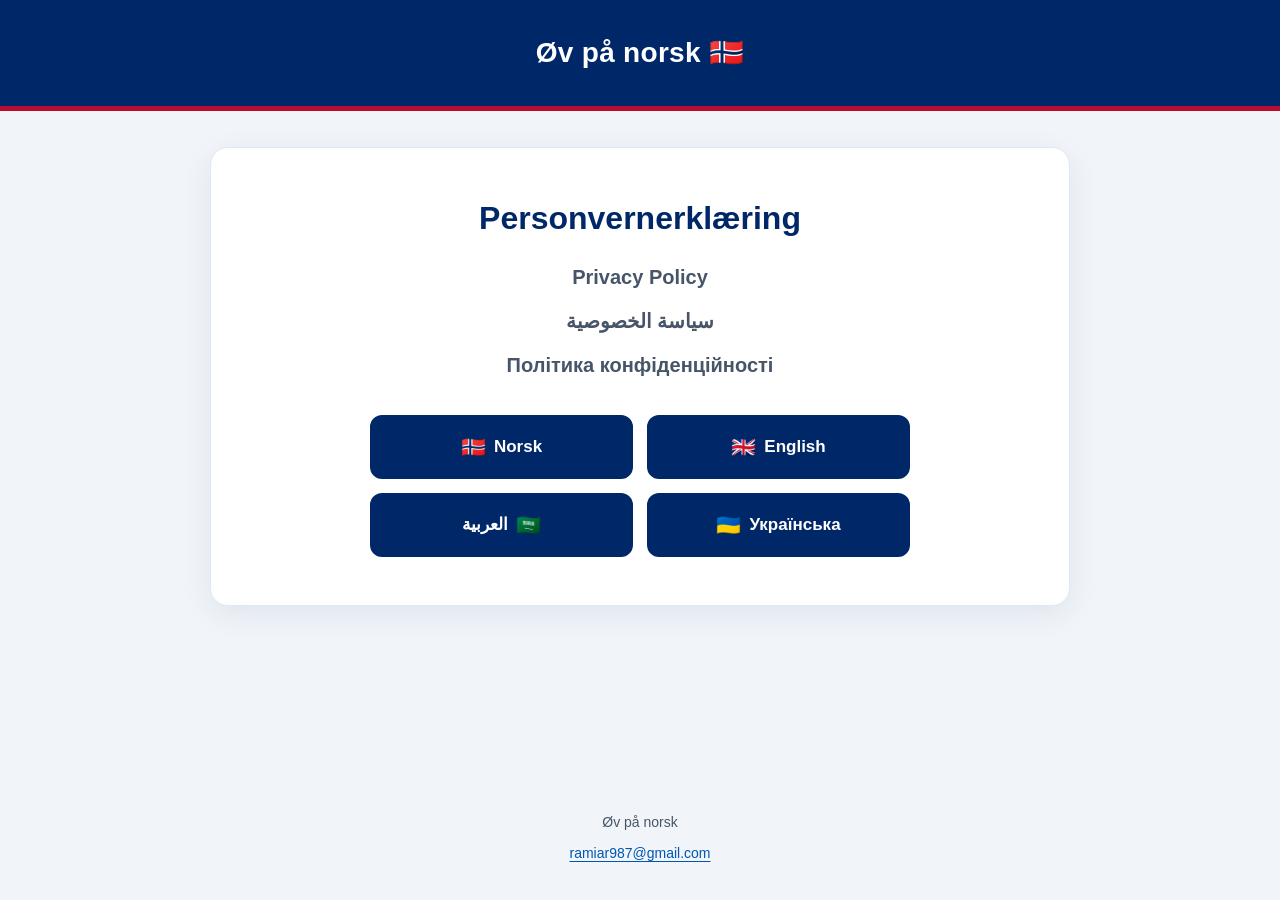
<file: index.html>
<!DOCTYPE html>
<html lang="no" dir="ltr">
<head>
  <meta charset="UTF-8">

  <meta
    name="viewport"
    content="width=device-width, initial-scale=1.0"
  >

  <meta name="robots" content="noindex, nofollow">

  <title>Personvern | Privacy – Øv på norsk</title>

  <link rel="stylesheet" href="style.css">
</head>

<body>
  <header class="site-header">
    <div class="brand">
      Øv på norsk 🇳🇴
    </div>
  </header>

  <main class="container">
    <div class="privacy-document language-start">
      <h1>Personvernerklæring</h1>

      <p lang="en">Privacy Policy</p>

      <p lang="ar" dir="rtl">سياسة الخصوصية</p>

      <p lang="uk">Політика конфіденційності</p>

      <nav
        class="language-menu"
        aria-label="Velg språk / Choose language"
      >

        <a
          href="no.html"
          lang="no"
          dir="ltr"
          class="language-link"

        >
          <span aria-hidden="true">🇳🇴</span>
          Norsk
        </a>


        <a
          href="en.html"
          lang="en"
          dir="ltr"
          class="language-link"

        >
          <span aria-hidden="true">🇬🇧</span>
          English
        </a>


        <a
          href="ar.html"
          lang="ar"
          dir="rtl"
          class="language-link"

        >
          <span aria-hidden="true">🇸🇦</span>
          العربية
        </a>


        <a
          href="uk.html"
          lang="uk"
          dir="ltr"
          class="language-link"

        >
          <span aria-hidden="true">🇺🇦</span>
          Українська
        </a>

      </nav>
    </div>
  </main>

  <footer class="site-footer">
    <p>Øv på norsk</p>

    <a href="mailto:ramiar987@gmail.com">
      ramiar987@gmail.com
    </a>
  </footer>
</body>
</html>
</file>
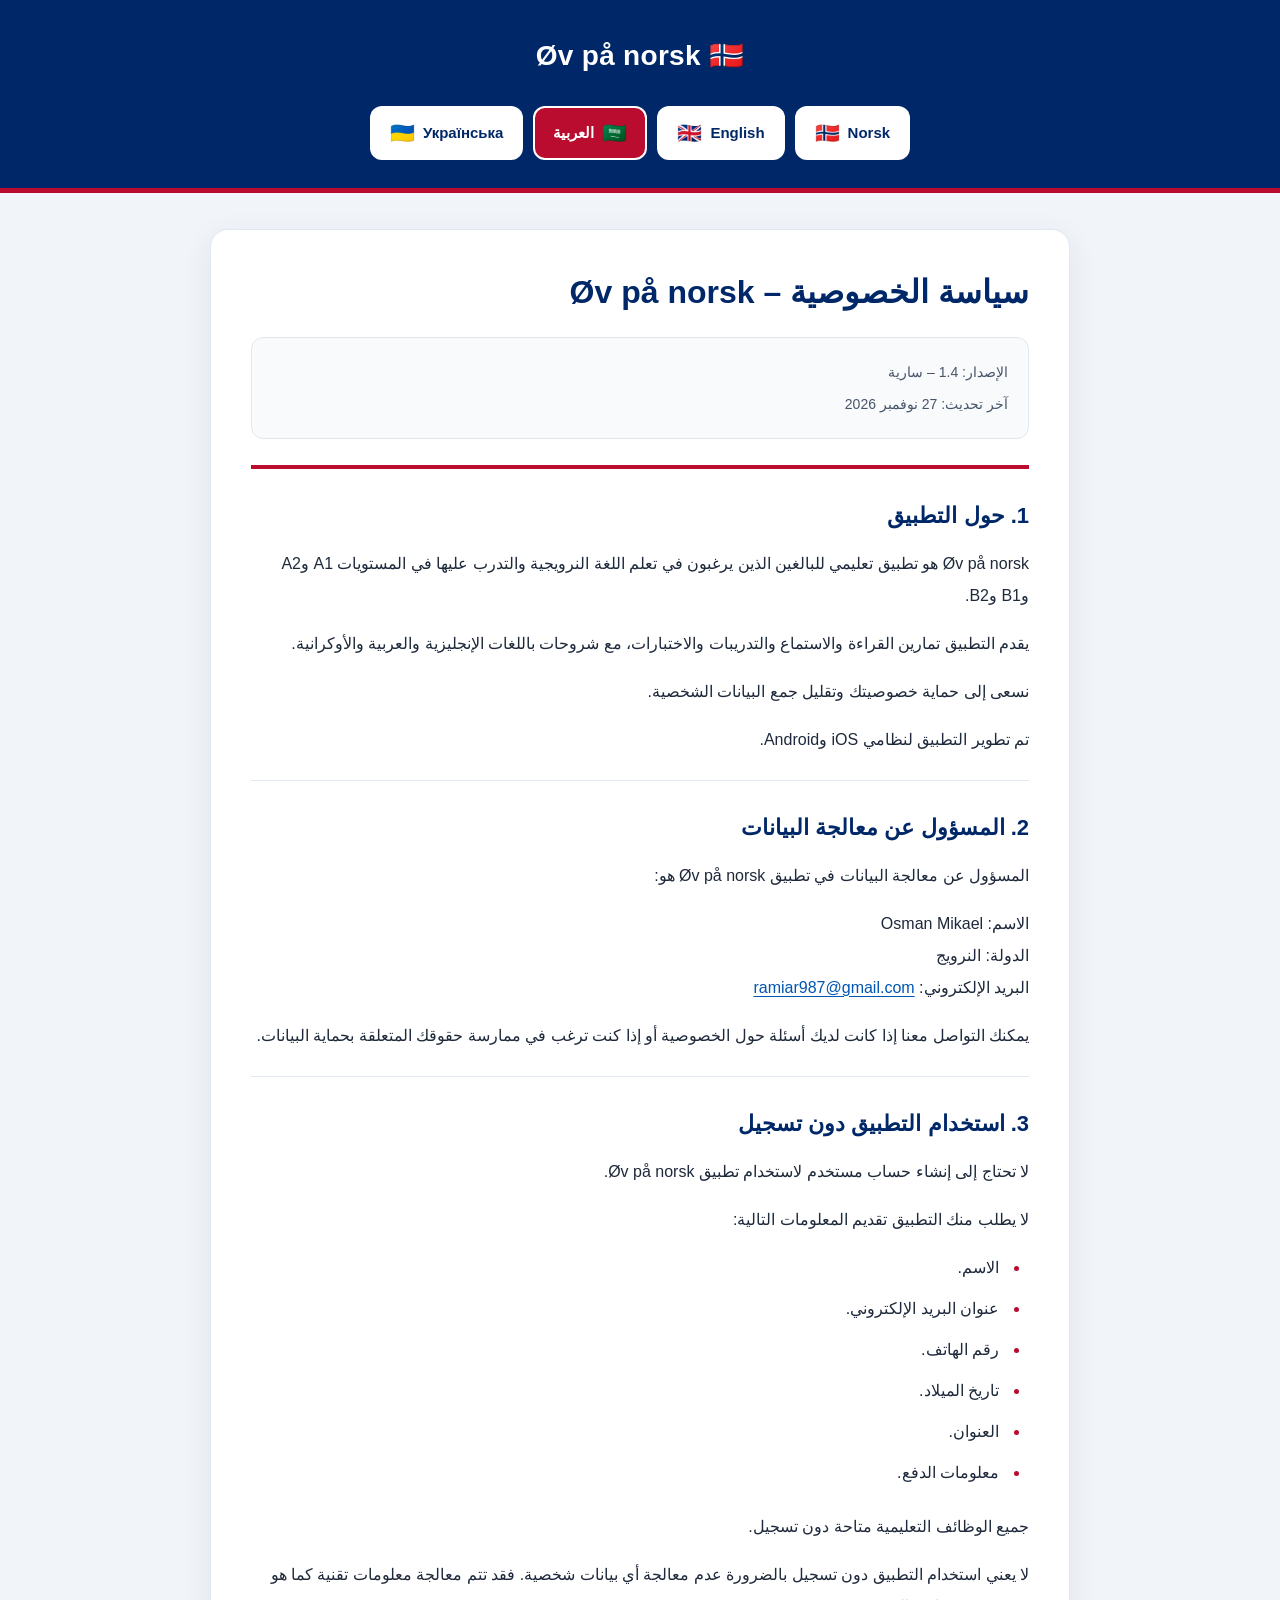
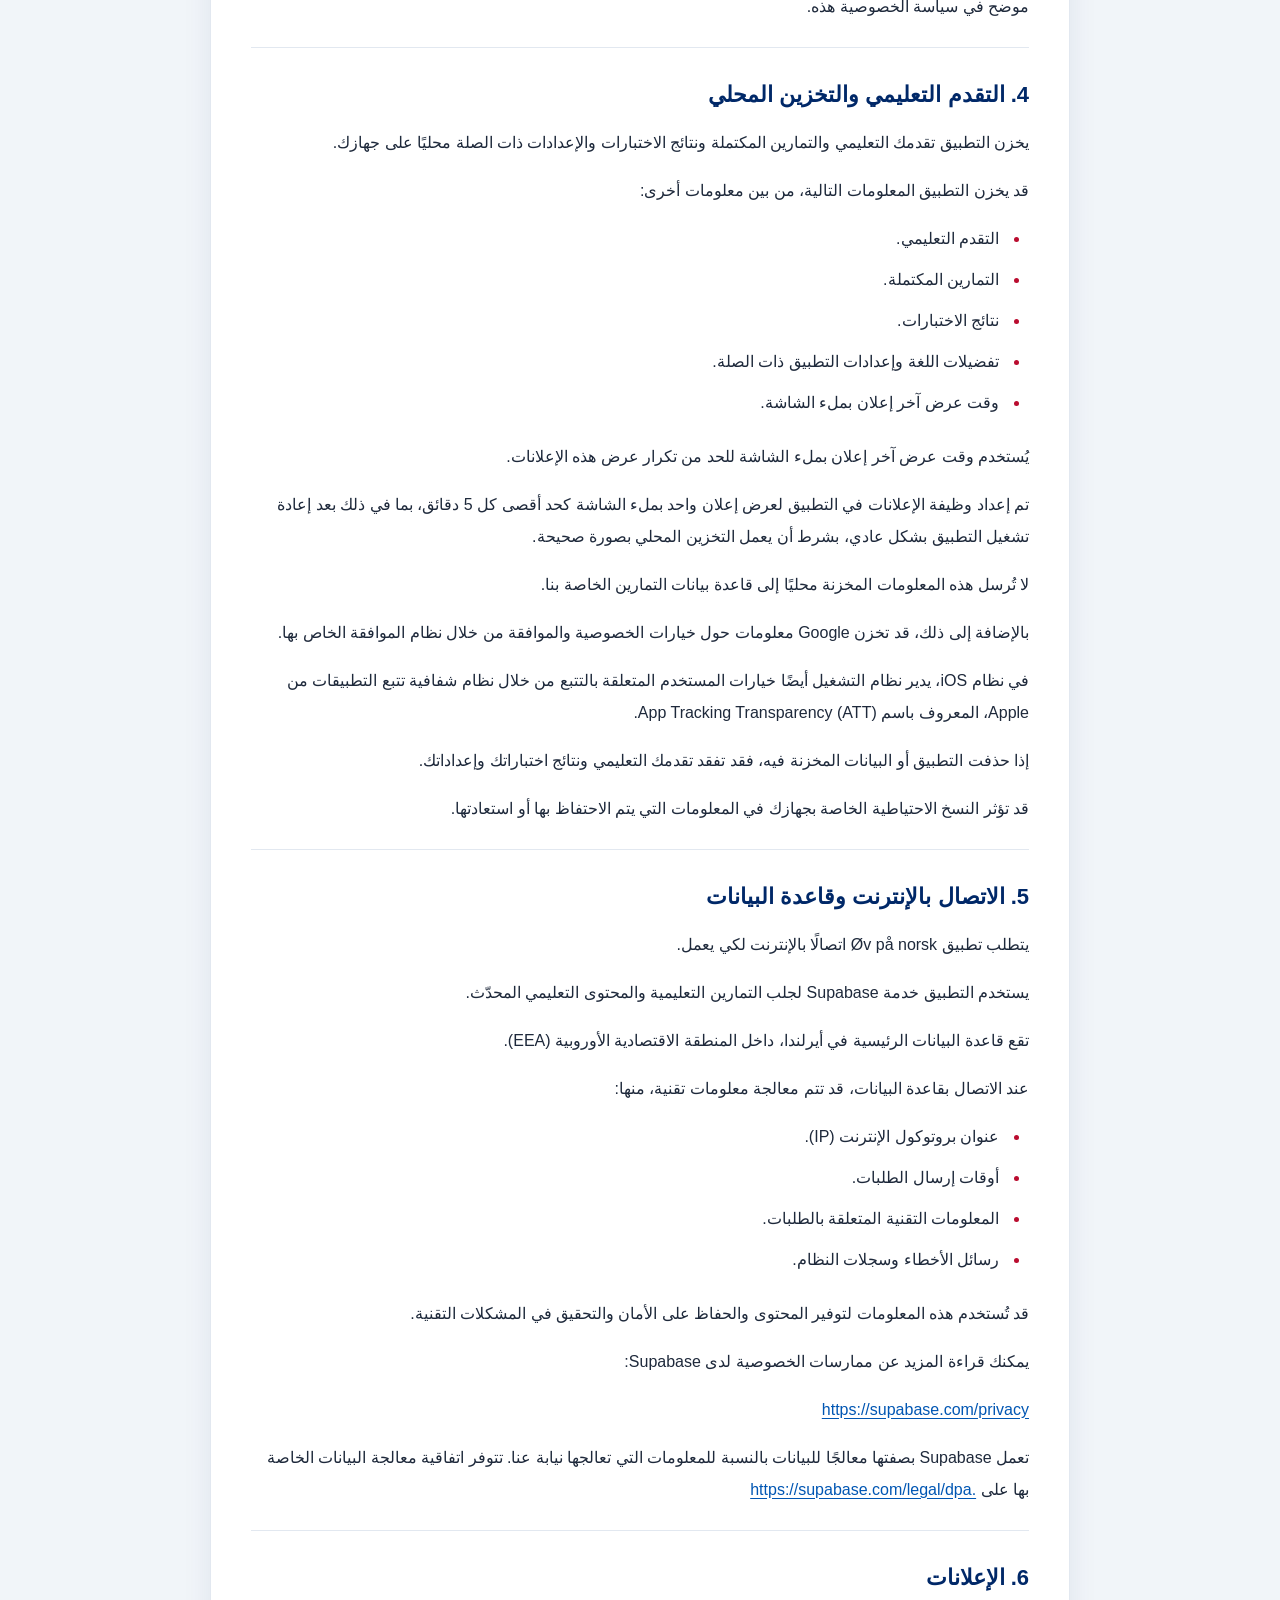
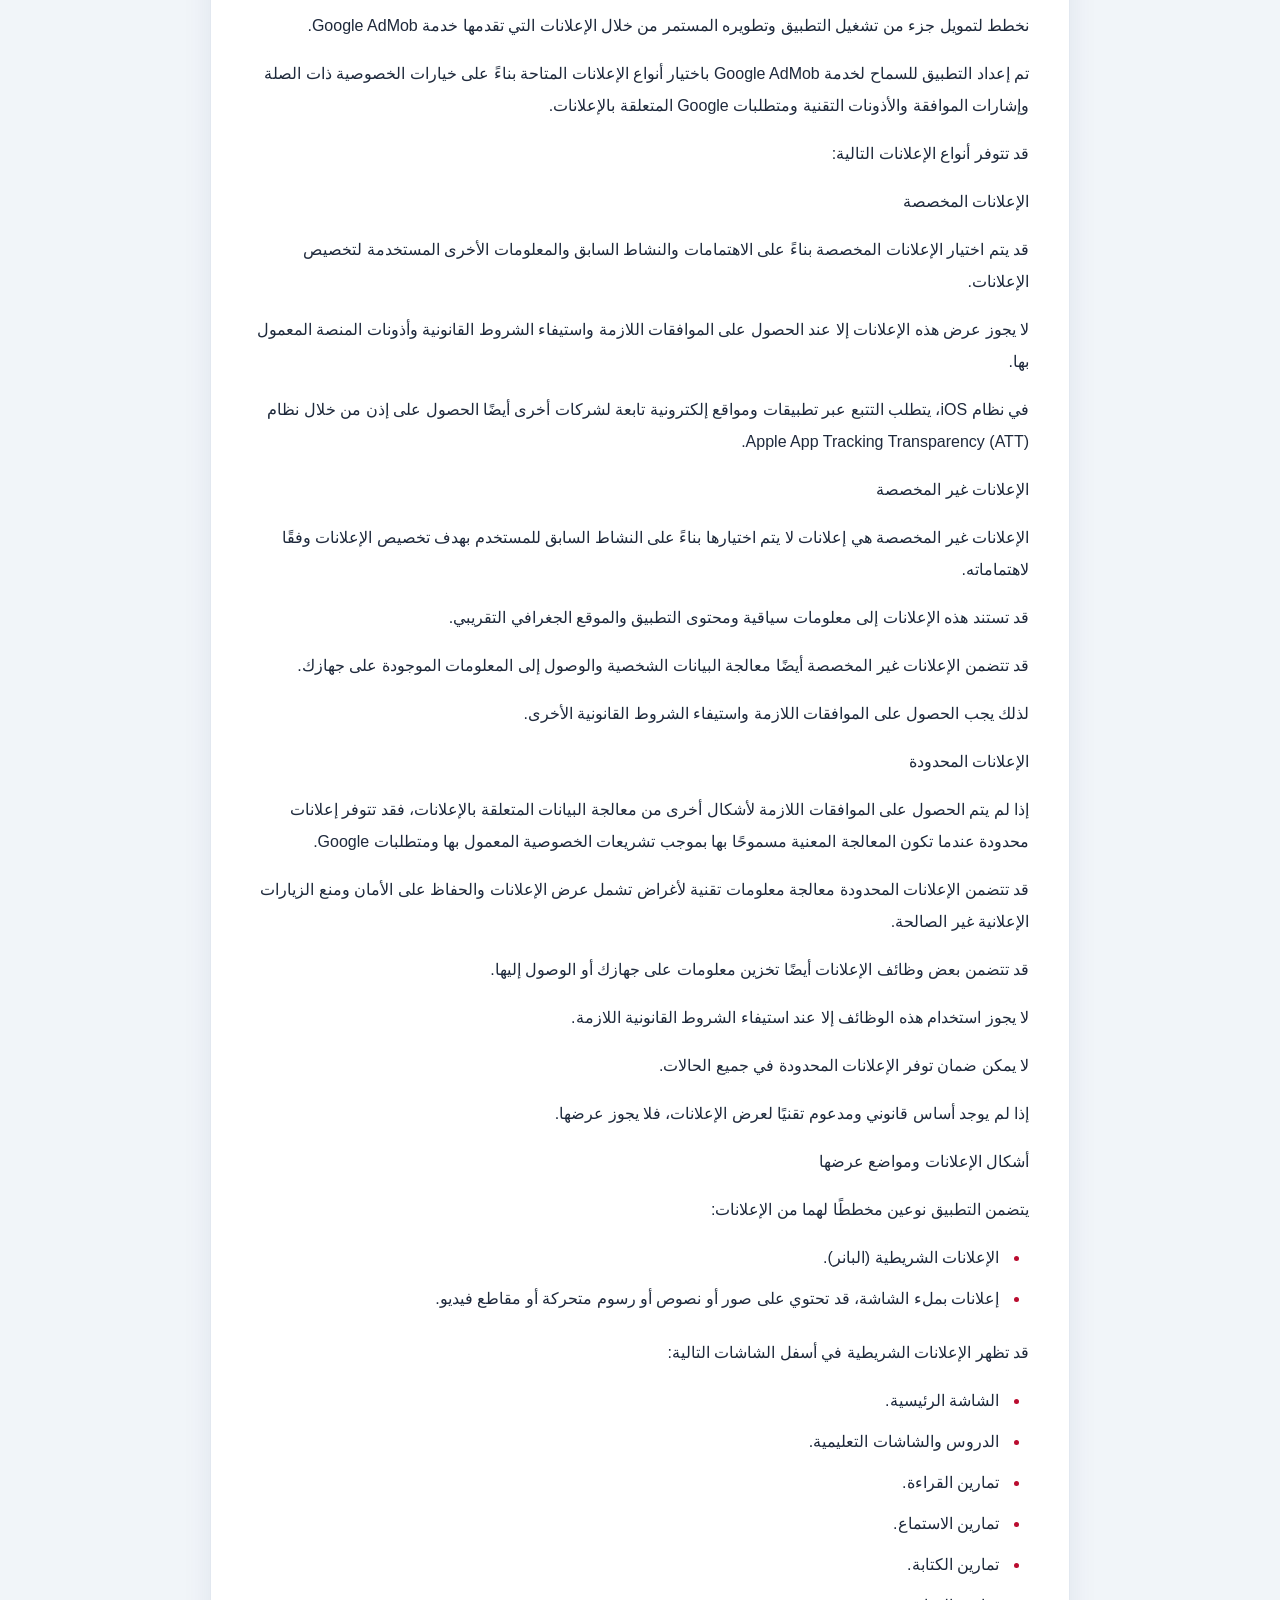
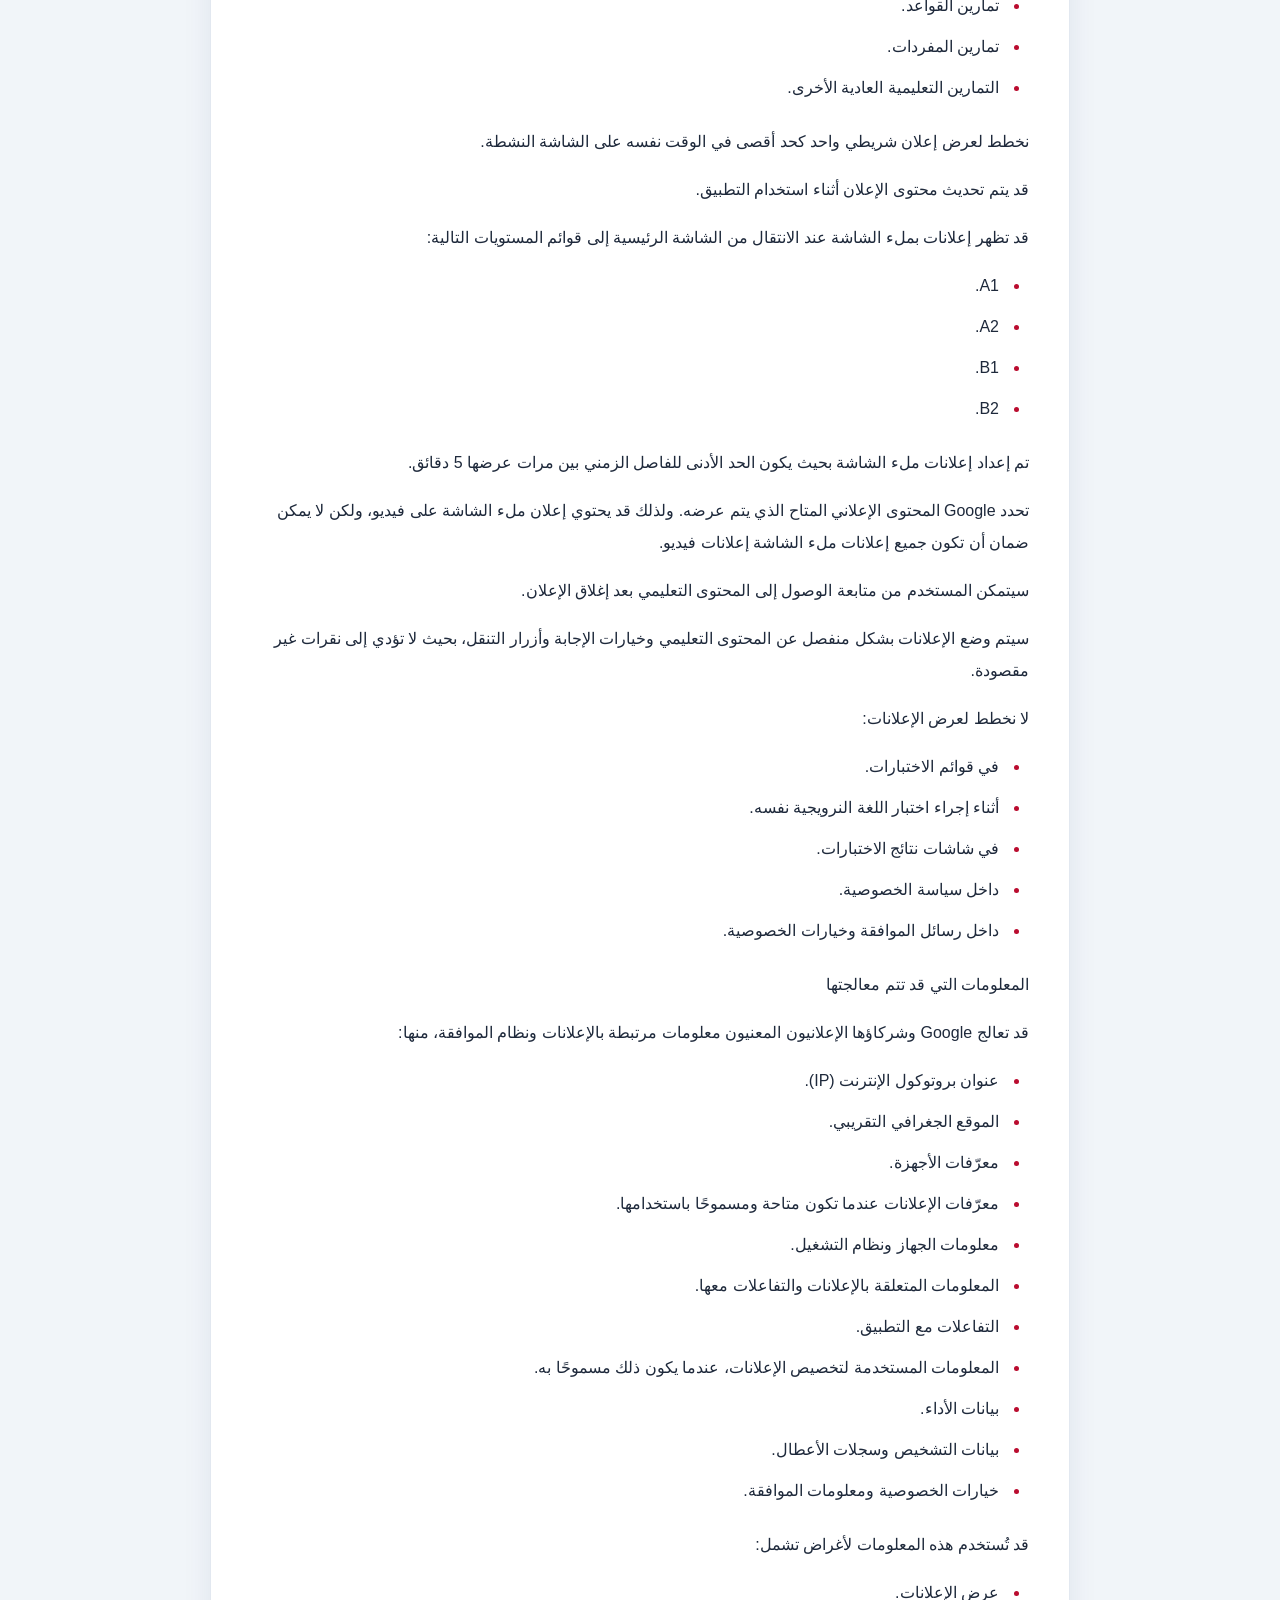
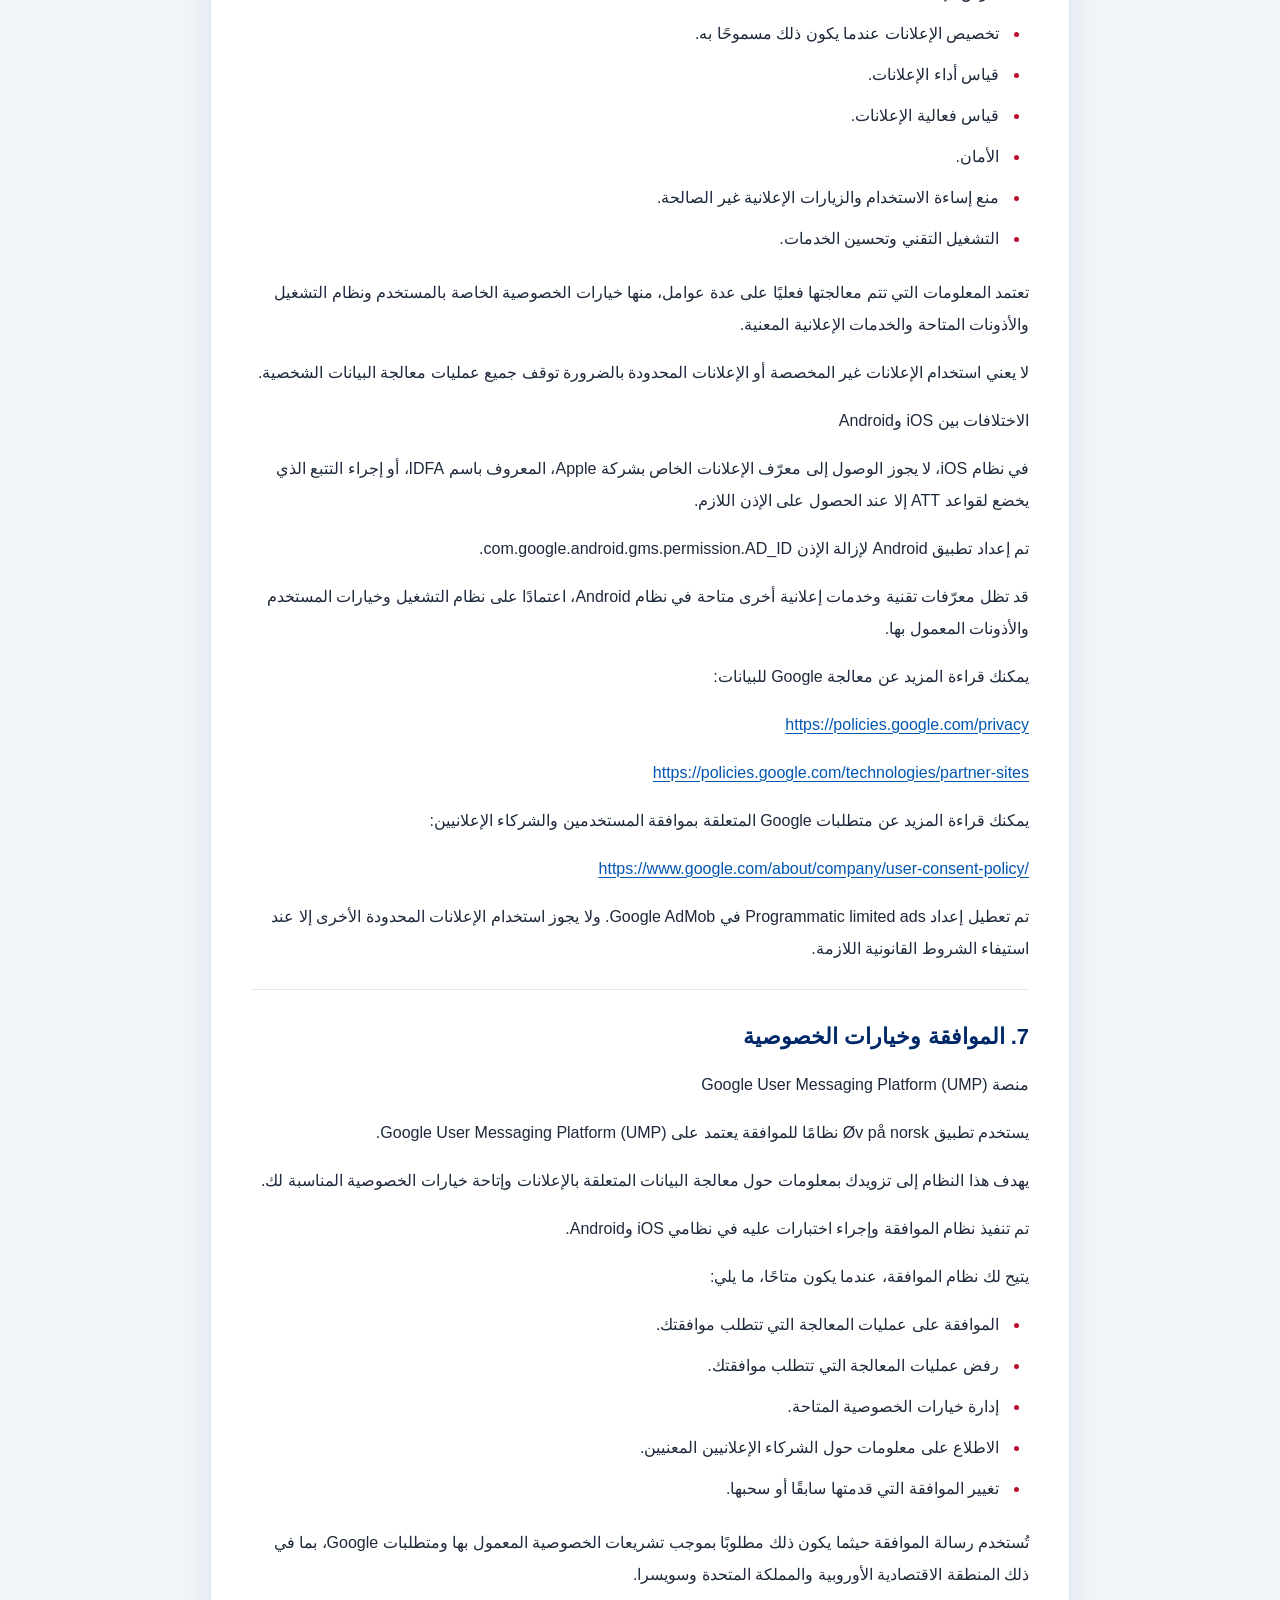
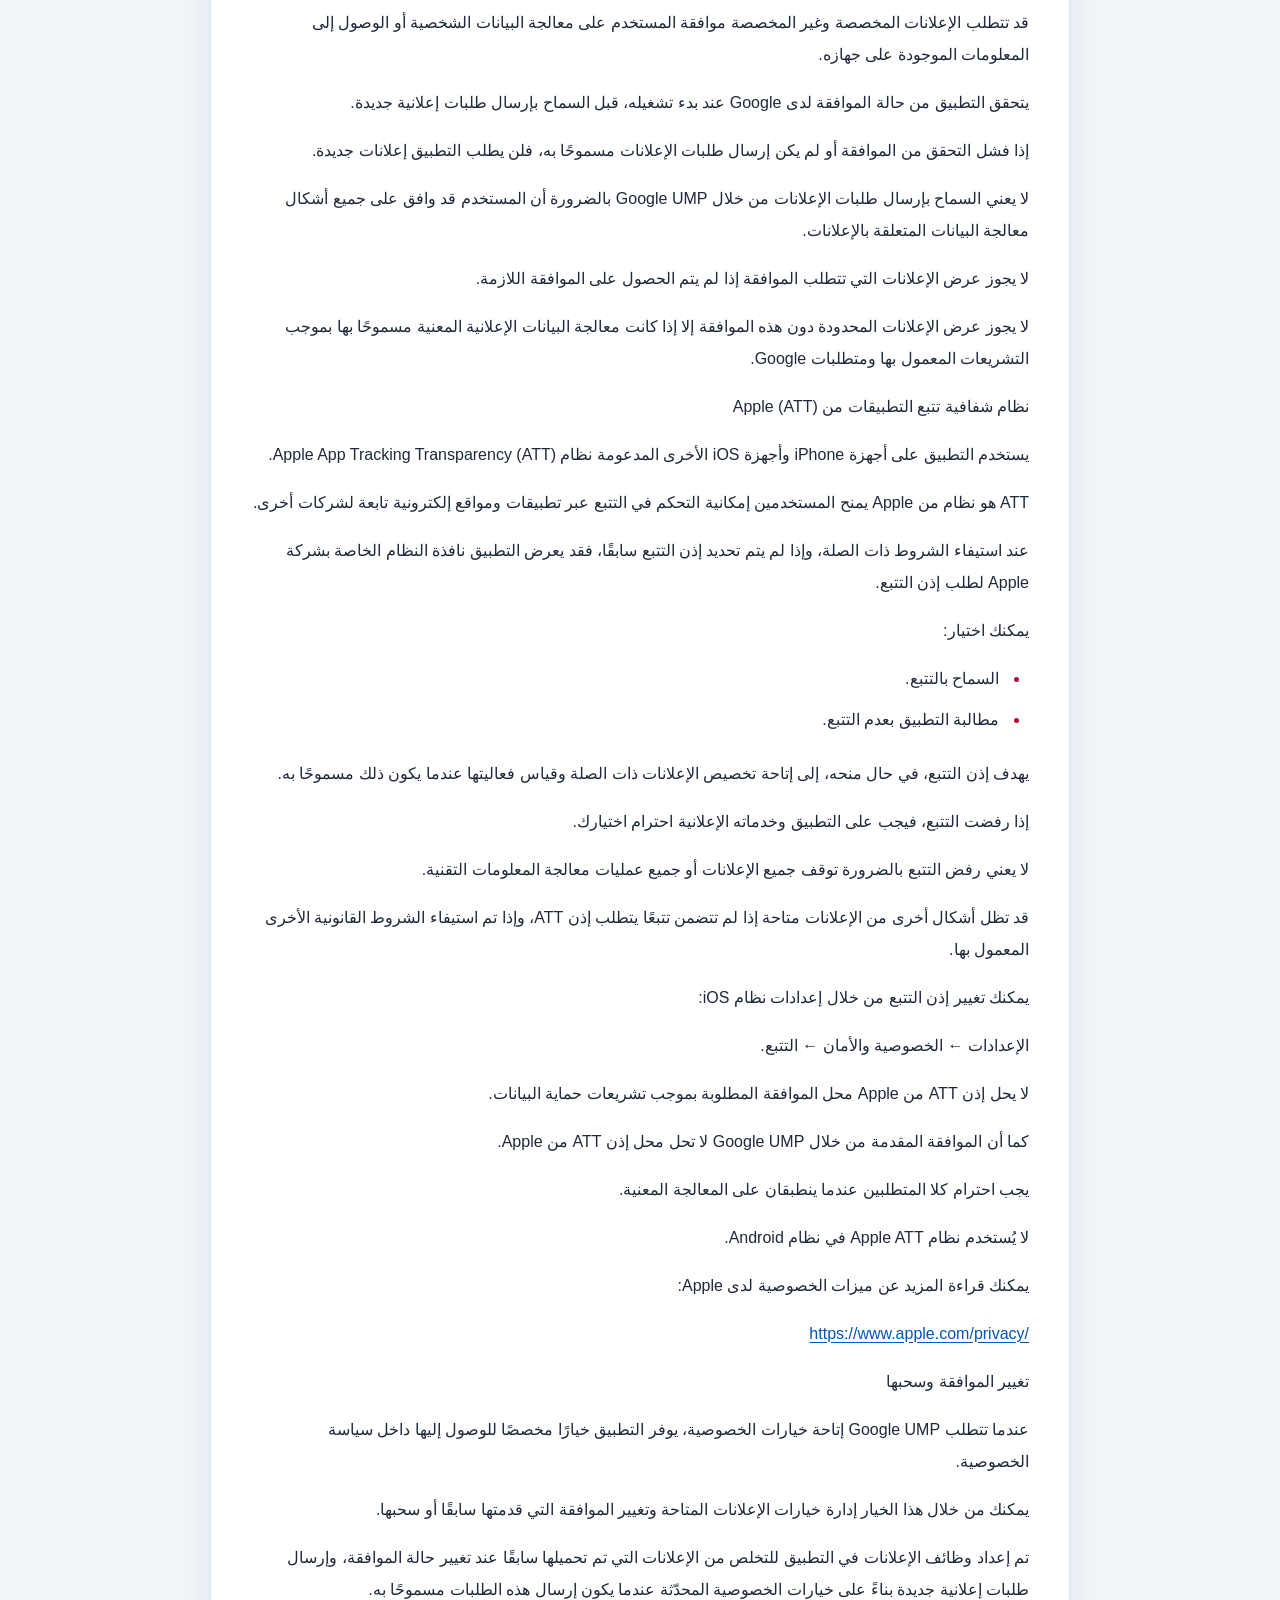
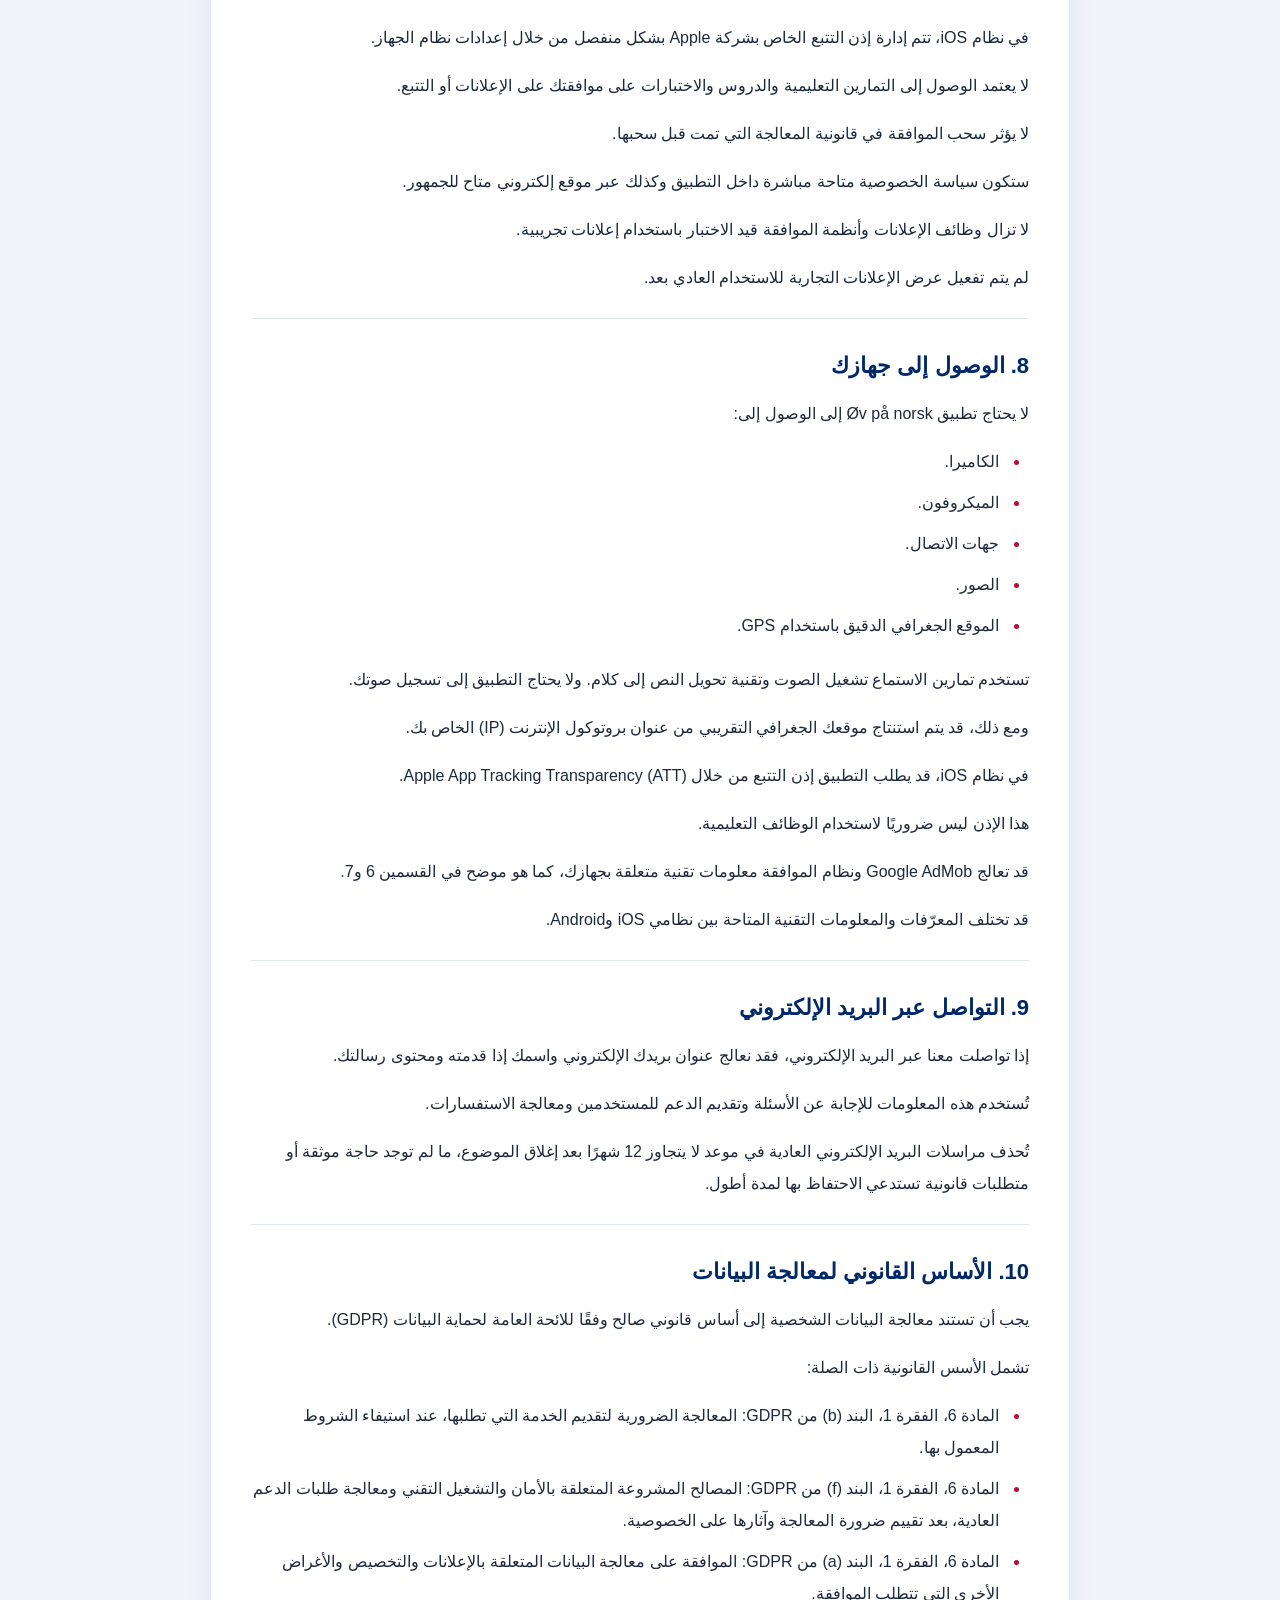
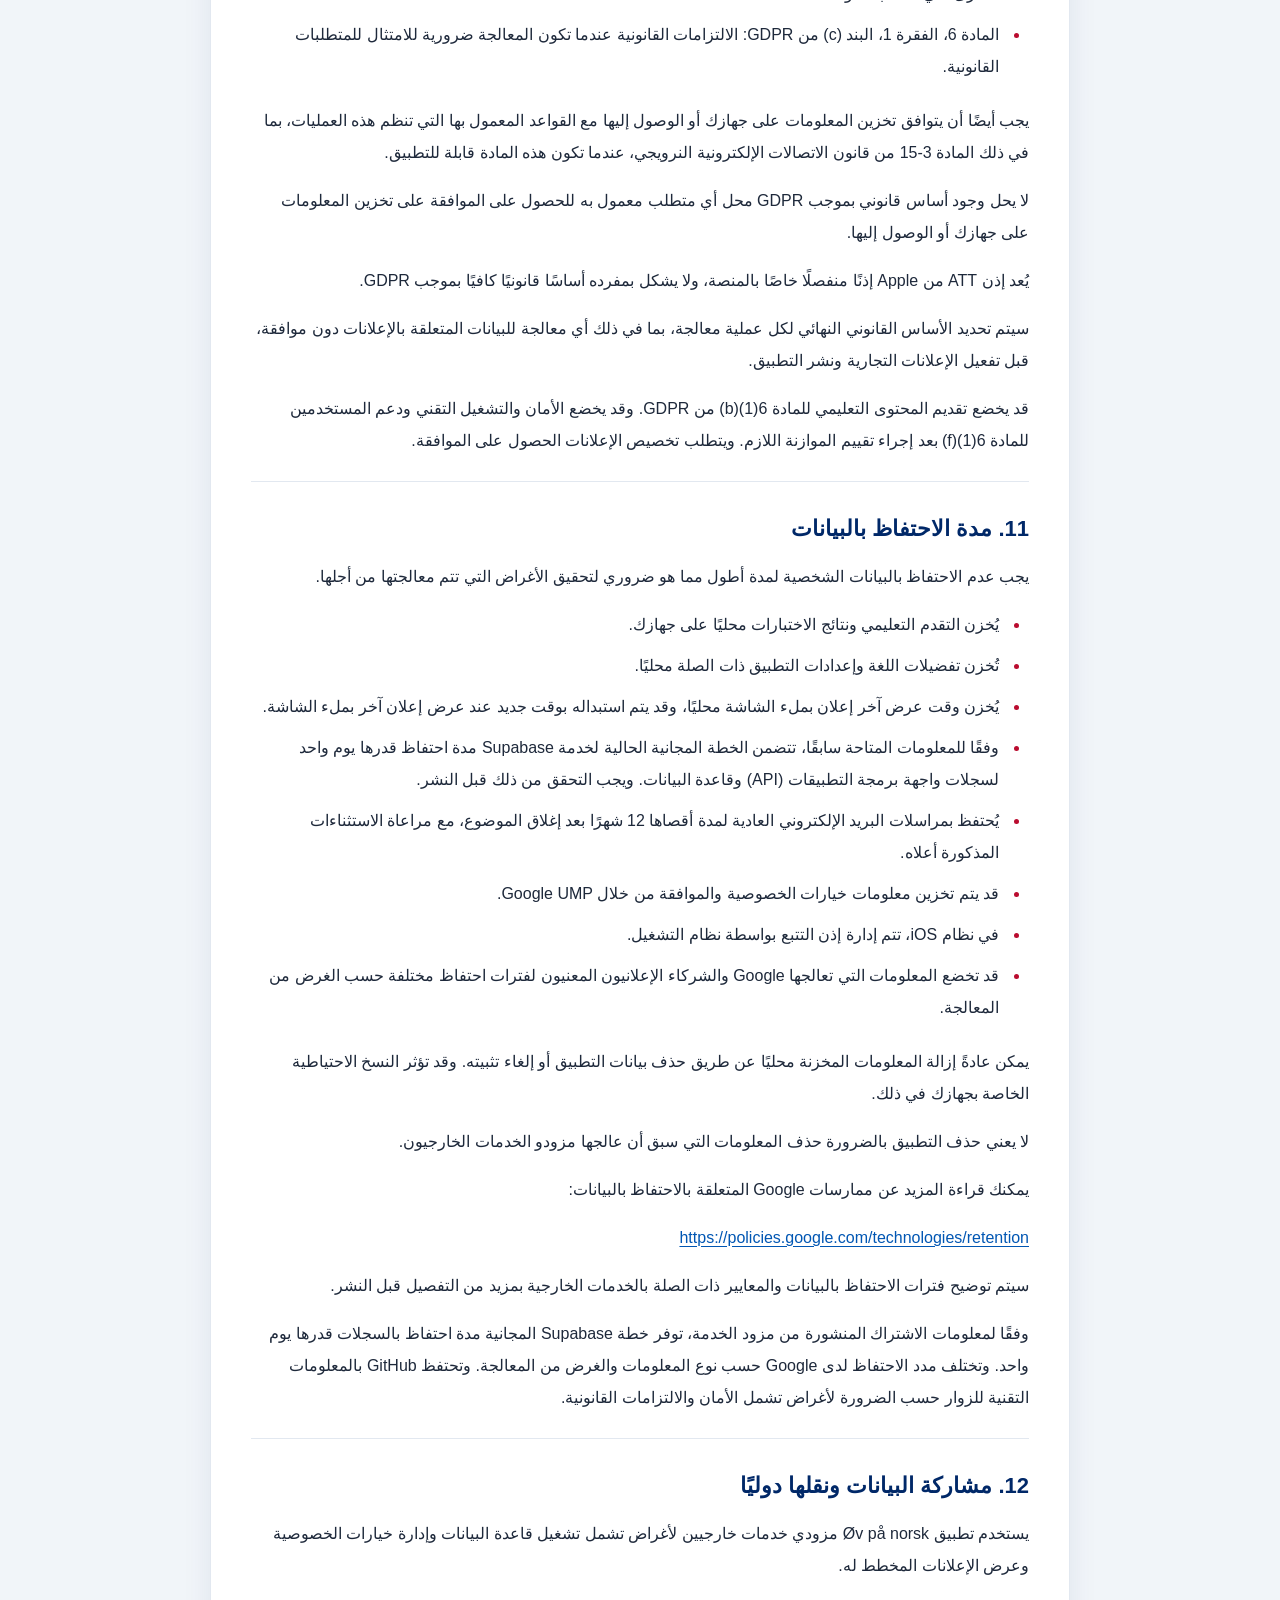
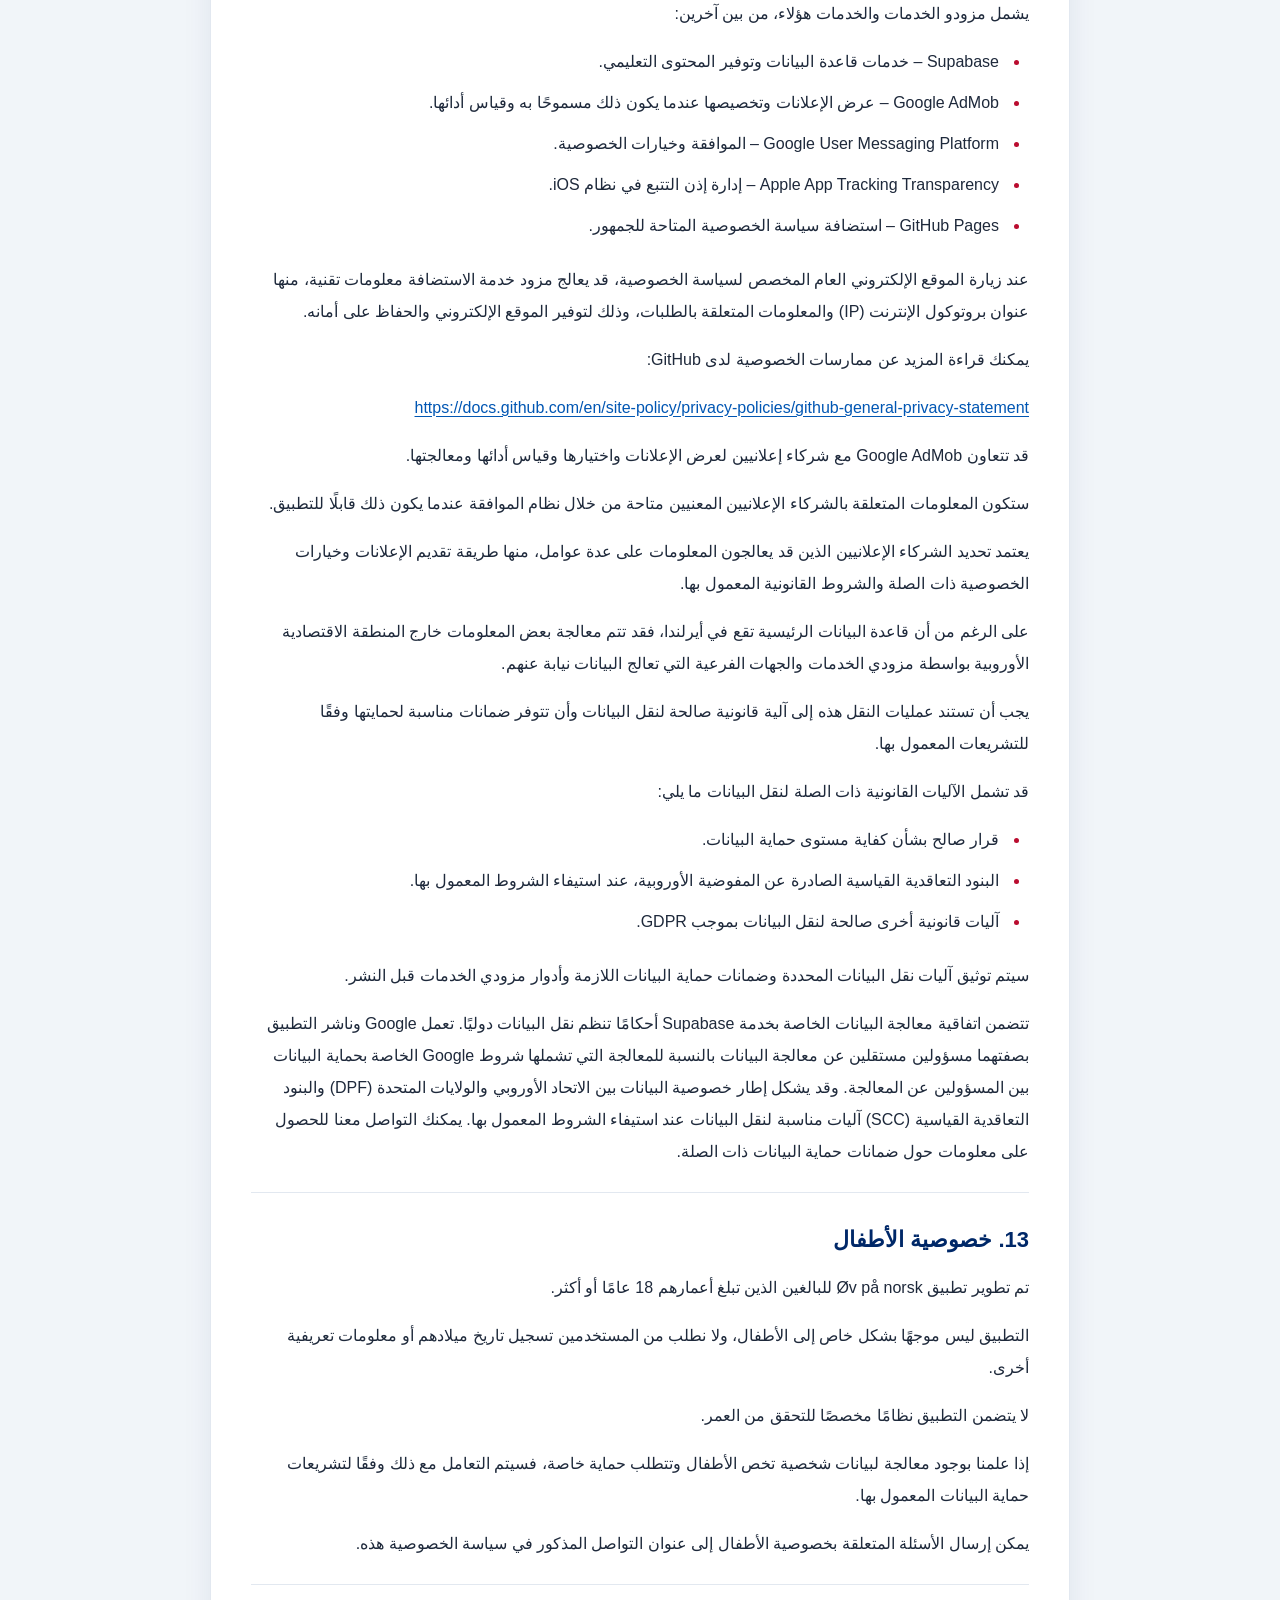
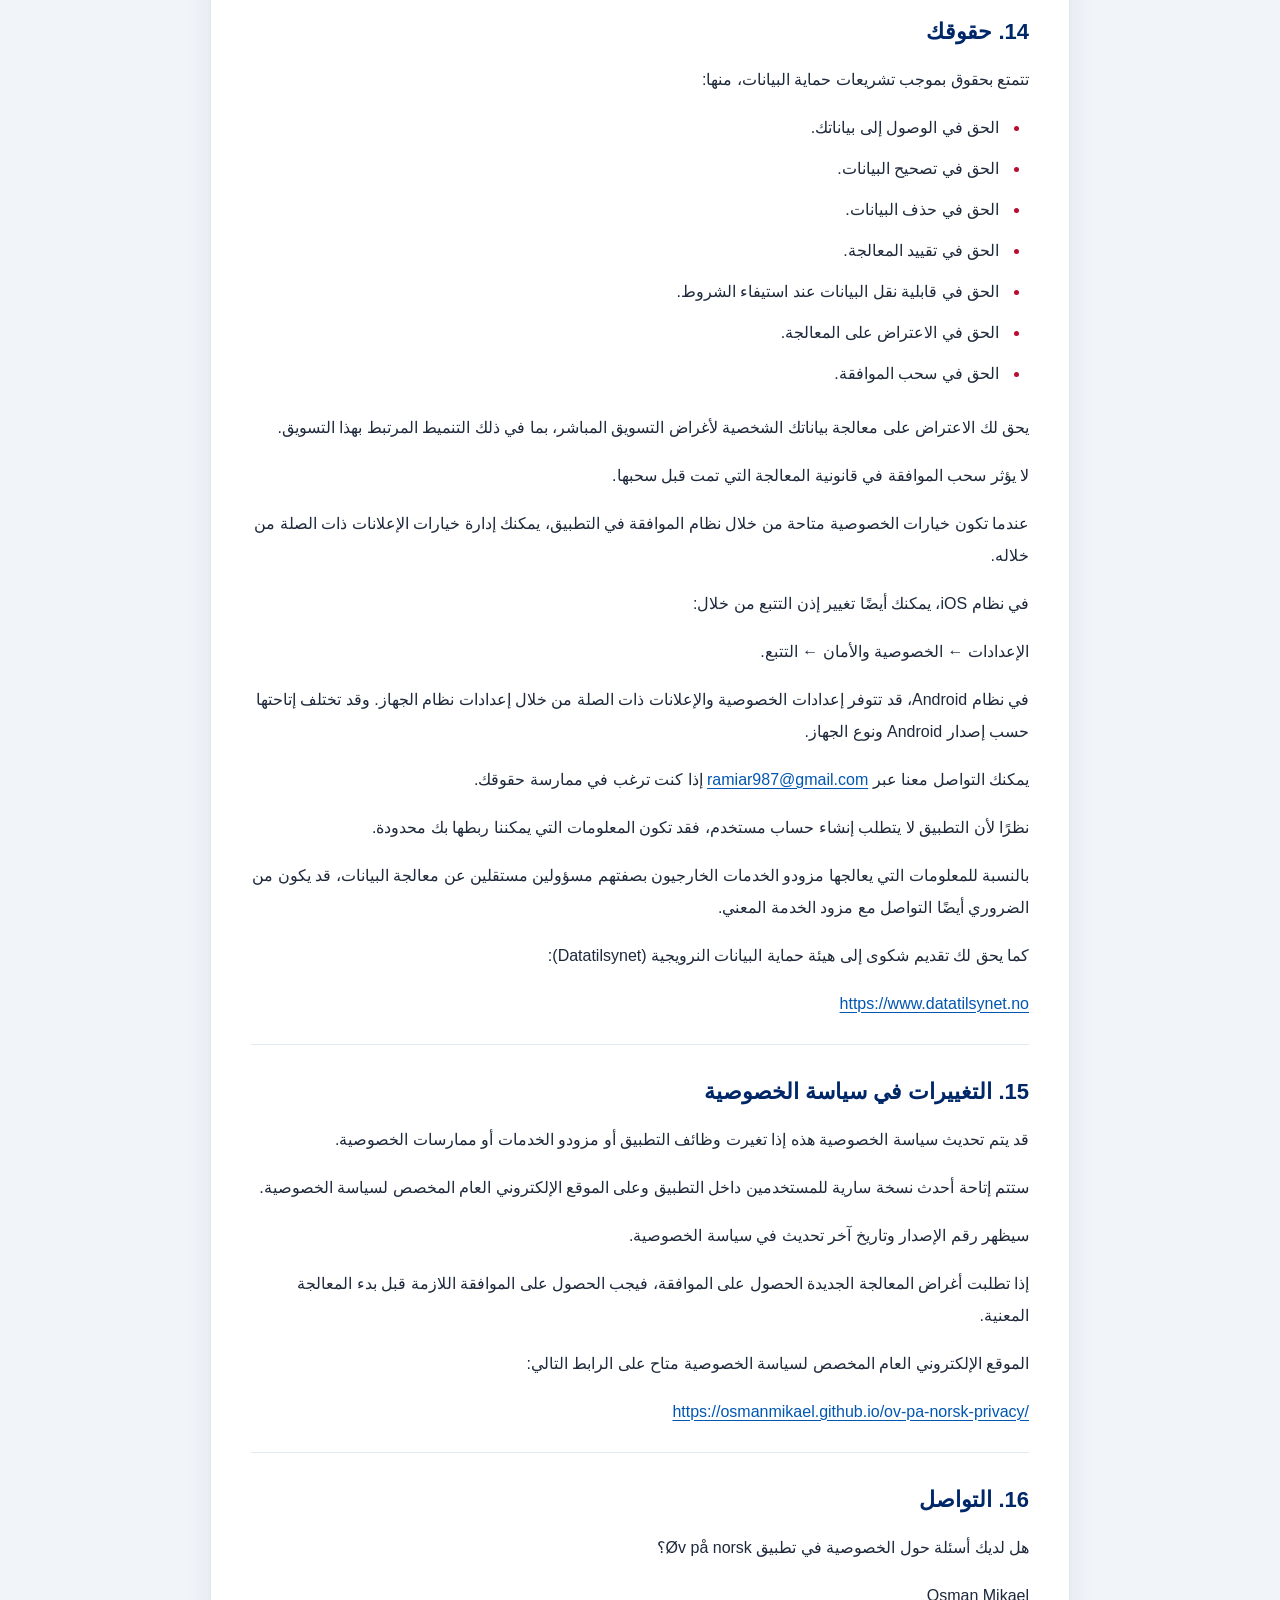
<file: ar.html>
<!DOCTYPE html>
<html
  lang="ar"
  dir="rtl"
>
<head>
  <meta charset="UTF-8">

  <meta
    name="viewport"
    content="width=device-width, initial-scale=1.0"
  >

  <meta name="robots" content="noindex, nofollow">

  <title>سياسة الخصوصية – Øv på norsk</title>

  <link rel="stylesheet" href="style.css">
</head>

<body>
  <header class="site-header">
    <div class="brand" dir="ltr">
      Øv på norsk 🇳🇴
    </div>

    <nav
      class="language-menu"
      aria-label="اختر اللغة"
    >

        <a
          href="no.html"
          lang="no"
          dir="ltr"
          class="language-link"

        >
          <span aria-hidden="true">🇳🇴</span>
          Norsk
        </a>


        <a
          href="en.html"
          lang="en"
          dir="ltr"
          class="language-link"

        >
          <span aria-hidden="true">🇬🇧</span>
          English
        </a>


        <a
          href="ar.html"
          lang="ar"
          dir="rtl"
          class="language-link active"
          aria-current="page"
        >
          <span aria-hidden="true">🇸🇦</span>
          العربية
        </a>


        <a
          href="uk.html"
          lang="uk"
          dir="ltr"
          class="language-link"

        >
          <span aria-hidden="true">🇺🇦</span>
          Українська
        </a>

    </nav>
  </header>

  <main class="container">
    <article class="privacy-document">
      <div class="document-heading">
        <h1>سياسة الخصوصية – Øv på norsk</h1>

        <div class="document-meta">
          <p>
            الإصدار:
            1.4
            –
            سارية
          </p>

          <p>
            آخر تحديث:
            27 نوفمبر 2026
          </p>
        </div>
      </div>


        <section
          class="privacy-section"
          id="section-1"
        >
          <h2>
            1.
            حول التطبيق
          </h2>

          <p>Øv på norsk هو تطبيق تعليمي للبالغين الذين يرغبون في تعلم اللغة النرويجية والتدرب عليها في المستويات A1 وA2 وB1 وB2.</p>
<p>يقدم التطبيق تمارين القراءة والاستماع والتدريبات والاختبارات، مع شروحات باللغات الإنجليزية والعربية والأوكرانية.</p>
<p>نسعى إلى حماية خصوصيتك وتقليل جمع البيانات الشخصية.</p>
<p>تم تطوير التطبيق لنظامي iOS وAndroid.</p>
        </section>


        <section
          class="privacy-section"
          id="section-2"
        >
          <h2>
            2.
            المسؤول عن معالجة البيانات
          </h2>

          <p>المسؤول عن معالجة البيانات في تطبيق Øv på norsk هو:</p>
<p>الاسم: Osman Mikael<br>الدولة: النرويج<br>البريد الإلكتروني: <a href="mailto:ramiar987@gmail.com" dir="ltr">ramiar987@gmail.com</a></p>
<p>يمكنك التواصل معنا إذا كانت لديك أسئلة حول الخصوصية أو إذا كنت ترغب في ممارسة حقوقك المتعلقة بحماية البيانات.</p>
        </section>


        <section
          class="privacy-section"
          id="section-3"
        >
          <h2>
            3.
            استخدام التطبيق دون تسجيل
          </h2>

          <p>لا تحتاج إلى إنشاء حساب مستخدم لاستخدام تطبيق Øv på norsk.</p>
<p>لا يطلب منك التطبيق تقديم المعلومات التالية:</p>
<ul><li>الاسم.</li><li>عنوان البريد الإلكتروني.</li><li>رقم الهاتف.</li><li>تاريخ الميلاد.</li><li>العنوان.</li><li>معلومات الدفع.</li></ul>
<p>جميع الوظائف التعليمية متاحة دون تسجيل.</p>
<p>لا يعني استخدام التطبيق دون تسجيل بالضرورة عدم معالجة أي بيانات شخصية. فقد تتم معالجة معلومات تقنية كما هو موضح في سياسة الخصوصية هذه.</p>
        </section>


        <section
          class="privacy-section"
          id="section-4"
        >
          <h2>
            4.
            التقدم التعليمي والتخزين المحلي
          </h2>

          <p>يخزن التطبيق تقدمك التعليمي والتمارين المكتملة ونتائج الاختبارات والإعدادات ذات الصلة محليًا على جهازك.</p>
<p>قد يخزن التطبيق المعلومات التالية، من بين معلومات أخرى:</p>
<ul><li>التقدم التعليمي.</li><li>التمارين المكتملة.</li><li>نتائج الاختبارات.</li><li>تفضيلات اللغة وإعدادات التطبيق ذات الصلة.</li><li>وقت عرض آخر إعلان بملء الشاشة.</li></ul>
<p>يُستخدم وقت عرض آخر إعلان بملء الشاشة للحد من تكرار عرض هذه الإعلانات.</p>
<p>تم إعداد وظيفة الإعلانات في التطبيق لعرض إعلان واحد بملء الشاشة كحد أقصى كل 5 دقائق، بما في ذلك بعد إعادة تشغيل التطبيق بشكل عادي، بشرط أن يعمل التخزين المحلي بصورة صحيحة.</p>
<p>لا تُرسل هذه المعلومات المخزنة محليًا إلى قاعدة بيانات التمارين الخاصة بنا.</p>
<p>بالإضافة إلى ذلك، قد تخزن Google معلومات حول خيارات الخصوصية والموافقة من خلال نظام الموافقة الخاص بها.</p>
<p>في نظام iOS، يدير نظام التشغيل أيضًا خيارات المستخدم المتعلقة بالتتبع من خلال نظام شفافية تتبع التطبيقات من Apple، المعروف باسم App Tracking Transparency (ATT).</p>
<p>إذا حذفت التطبيق أو البيانات المخزنة فيه، فقد تفقد تقدمك التعليمي ونتائج اختباراتك وإعداداتك.</p>
<p>قد تؤثر النسخ الاحتياطية الخاصة بجهازك في المعلومات التي يتم الاحتفاظ بها أو استعادتها.</p>
        </section>


        <section
          class="privacy-section"
          id="section-5"
        >
          <h2>
            5.
            الاتصال بالإنترنت وقاعدة البيانات
          </h2>

          <p>يتطلب تطبيق Øv på norsk اتصالًا بالإنترنت لكي يعمل.</p>
<p>يستخدم التطبيق خدمة Supabase لجلب التمارين التعليمية والمحتوى التعليمي المحدّث.</p>
<p>تقع قاعدة البيانات الرئيسية في أيرلندا، داخل المنطقة الاقتصادية الأوروبية (EEA).</p>
<p>عند الاتصال بقاعدة البيانات، قد تتم معالجة معلومات تقنية، منها:</p>
<ul><li>عنوان بروتوكول الإنترنت (IP).</li><li>أوقات إرسال الطلبات.</li><li>المعلومات التقنية المتعلقة بالطلبات.</li><li>رسائل الأخطاء وسجلات النظام.</li></ul>
<p>قد تُستخدم هذه المعلومات لتوفير المحتوى والحفاظ على الأمان والتحقيق في المشكلات التقنية.</p>
<p>يمكنك قراءة المزيد عن ممارسات الخصوصية لدى Supabase:</p>
<p><a href="https://supabase.com/privacy" dir="ltr">https://supabase.com/privacy</a></p>
<p>تعمل Supabase بصفتها معالجًا للبيانات بالنسبة للمعلومات التي تعالجها نيابة عنا. تتوفر اتفاقية معالجة البيانات الخاصة بها على <a href="https://supabase.com/legal/dpa." dir="ltr">https://supabase.com/legal/dpa.</a></p>
        </section>


        <section
          class="privacy-section"
          id="section-6"
        >
          <h2>
            6.
            الإعلانات
          </h2>

          <p>نخطط لتمويل جزء من تشغيل التطبيق وتطويره المستمر من خلال الإعلانات التي تقدمها خدمة Google AdMob.</p>
<p>تم إعداد التطبيق للسماح لخدمة Google AdMob باختيار أنواع الإعلانات المتاحة بناءً على خيارات الخصوصية ذات الصلة وإشارات الموافقة والأذونات التقنية ومتطلبات Google المتعلقة بالإعلانات.</p>
<p>قد تتوفر أنواع الإعلانات التالية:</p>
<p>الإعلانات المخصصة</p>
<p>قد يتم اختيار الإعلانات المخصصة بناءً على الاهتمامات والنشاط السابق والمعلومات الأخرى المستخدمة لتخصيص الإعلانات.</p>
<p>لا يجوز عرض هذه الإعلانات إلا عند الحصول على الموافقات اللازمة واستيفاء الشروط القانونية وأذونات المنصة المعمول بها.</p>
<p>في نظام iOS، يتطلب التتبع عبر تطبيقات ومواقع إلكترونية تابعة لشركات أخرى أيضًا الحصول على إذن من خلال نظام Apple App Tracking Transparency (ATT).</p>
<p>الإعلانات غير المخصصة</p>
<p>الإعلانات غير المخصصة هي إعلانات لا يتم اختيارها بناءً على النشاط السابق للمستخدم بهدف تخصيص الإعلانات وفقًا لاهتماماته.</p>
<p>قد تستند هذه الإعلانات إلى معلومات سياقية ومحتوى التطبيق والموقع الجغرافي التقريبي.</p>
<p>قد تتضمن الإعلانات غير المخصصة أيضًا معالجة البيانات الشخصية والوصول إلى المعلومات الموجودة على جهازك.</p>
<p>لذلك يجب الحصول على الموافقات اللازمة واستيفاء الشروط القانونية الأخرى.</p>
<p>الإعلانات المحدودة</p>
<p>إذا لم يتم الحصول على الموافقات اللازمة لأشكال أخرى من معالجة البيانات المتعلقة بالإعلانات، فقد تتوفر إعلانات محدودة عندما تكون المعالجة المعنية مسموحًا بها بموجب تشريعات الخصوصية المعمول بها ومتطلبات Google.</p>
<p>قد تتضمن الإعلانات المحدودة معالجة معلومات تقنية لأغراض تشمل عرض الإعلانات والحفاظ على الأمان ومنع الزيارات الإعلانية غير الصالحة.</p>
<p>قد تتضمن بعض وظائف الإعلانات أيضًا تخزين معلومات على جهازك أو الوصول إليها.</p>
<p>لا يجوز استخدام هذه الوظائف إلا عند استيفاء الشروط القانونية اللازمة.</p>
<p>لا يمكن ضمان توفر الإعلانات المحدودة في جميع الحالات.</p>
<p>إذا لم يوجد أساس قانوني ومدعوم تقنيًا لعرض الإعلانات، فلا يجوز عرضها.</p>
<p>أشكال الإعلانات ومواضع عرضها</p>
<p>يتضمن التطبيق نوعين مخططًا لهما من الإعلانات:</p>
<ul><li>الإعلانات الشريطية (البانر).</li><li>إعلانات بملء الشاشة، قد تحتوي على صور أو نصوص أو رسوم متحركة أو مقاطع فيديو.</li></ul>
<p>قد تظهر الإعلانات الشريطية في أسفل الشاشات التالية:</p>
<ul><li>الشاشة الرئيسية.</li><li>الدروس والشاشات التعليمية.</li><li>تمارين القراءة.</li><li>تمارين الاستماع.</li><li>تمارين الكتابة.</li><li>تمارين القواعد.</li><li>تمارين المفردات.</li><li>التمارين التعليمية العادية الأخرى.</li></ul>
<p>نخطط لعرض إعلان شريطي واحد كحد أقصى في الوقت نفسه على الشاشة النشطة.</p>
<p>قد يتم تحديث محتوى الإعلان أثناء استخدام التطبيق.</p>
<p>قد تظهر إعلانات بملء الشاشة عند الانتقال من الشاشة الرئيسية إلى قوائم المستويات التالية:</p>
<ul><li>A1.</li><li>A2.</li><li>B1.</li><li>B2.</li></ul>
<p>تم إعداد إعلانات ملء الشاشة بحيث يكون الحد الأدنى للفاصل الزمني بين مرات عرضها 5 دقائق.</p>
<p>تحدد Google المحتوى الإعلاني المتاح الذي يتم عرضه. ولذلك قد يحتوي إعلان ملء الشاشة على فيديو، ولكن لا يمكن ضمان أن تكون جميع إعلانات ملء الشاشة إعلانات فيديو.</p>
<p>سيتمكن المستخدم من متابعة الوصول إلى المحتوى التعليمي بعد إغلاق الإعلان.</p>
<p>سيتم وضع الإعلانات بشكل منفصل عن المحتوى التعليمي وخيارات الإجابة وأزرار التنقل، بحيث لا تؤدي إلى نقرات غير مقصودة.</p>
<p>لا نخطط لعرض الإعلانات:</p>
<ul><li>في قوائم الاختبارات.</li><li>أثناء إجراء اختبار اللغة النرويجية نفسه.</li><li>في شاشات نتائج الاختبارات.</li><li>داخل سياسة الخصوصية.</li><li>داخل رسائل الموافقة وخيارات الخصوصية.</li></ul>
<p>المعلومات التي قد تتم معالجتها</p>
<p>قد تعالج Google وشركاؤها الإعلانيون المعنيون معلومات مرتبطة بالإعلانات ونظام الموافقة، منها:</p>
<ul><li>عنوان بروتوكول الإنترنت (IP).</li><li>الموقع الجغرافي التقريبي.</li><li>معرّفات الأجهزة.</li><li>معرّفات الإعلانات عندما تكون متاحة ومسموحًا باستخدامها.</li><li>معلومات الجهاز ونظام التشغيل.</li><li>المعلومات المتعلقة بالإعلانات والتفاعلات معها.</li><li>التفاعلات مع التطبيق.</li><li>المعلومات المستخدمة لتخصيص الإعلانات، عندما يكون ذلك مسموحًا به.</li><li>بيانات الأداء.</li><li>بيانات التشخيص وسجلات الأعطال.</li><li>خيارات الخصوصية ومعلومات الموافقة.</li></ul>
<p>قد تُستخدم هذه المعلومات لأغراض تشمل:</p>
<ul><li>عرض الإعلانات.</li><li>تخصيص الإعلانات عندما يكون ذلك مسموحًا به.</li><li>قياس أداء الإعلانات.</li><li>قياس فعالية الإعلانات.</li><li>الأمان.</li><li>منع إساءة الاستخدام والزيارات الإعلانية غير الصالحة.</li><li>التشغيل التقني وتحسين الخدمات.</li></ul>
<p>تعتمد المعلومات التي تتم معالجتها فعليًا على عدة عوامل، منها خيارات الخصوصية الخاصة بالمستخدم ونظام التشغيل والأذونات المتاحة والخدمات الإعلانية المعنية.</p>
<p>لا يعني استخدام الإعلانات غير المخصصة أو الإعلانات المحدودة بالضرورة توقف جميع عمليات معالجة البيانات الشخصية.</p>
<p>الاختلافات بين iOS وAndroid</p>
<p>في نظام iOS، لا يجوز الوصول إلى معرّف الإعلانات الخاص بشركة Apple، المعروف باسم IDFA، أو إجراء التتبع الذي يخضع لقواعد ATT إلا عند الحصول على الإذن اللازم.</p>
<p>تم إعداد تطبيق Android لإزالة الإذن com.google.android.gms.permission.AD_ID.</p>
<p>قد تظل معرّفات تقنية وخدمات إعلانية أخرى متاحة في نظام Android، اعتمادًا على نظام التشغيل وخيارات المستخدم والأذونات المعمول بها.</p>
<p>يمكنك قراءة المزيد عن معالجة Google للبيانات:</p>
<p><a href="https://policies.google.com/privacy" dir="ltr">https://policies.google.com/privacy</a></p>
<p><a href="https://policies.google.com/technologies/partner-sites" dir="ltr">https://policies.google.com/technologies/partner-sites</a></p>
<p>يمكنك قراءة المزيد عن متطلبات Google المتعلقة بموافقة المستخدمين والشركاء الإعلانيين:</p>
<p><a href="https://www.google.com/about/company/user-consent-policy/" dir="ltr">https://www.google.com/about/company/user-consent-policy/</a></p>
<p>تم تعطيل إعداد Programmatic limited ads في Google AdMob. ولا يجوز استخدام الإعلانات المحدودة الأخرى إلا عند استيفاء الشروط القانونية اللازمة.</p>
        </section>


        <section
          class="privacy-section"
          id="section-7"
        >
          <h2>
            7.
            الموافقة وخيارات الخصوصية
          </h2>

          <p>منصة Google User Messaging Platform (UMP)</p>
<p>يستخدم تطبيق Øv på norsk نظامًا للموافقة يعتمد على Google User Messaging Platform (UMP).</p>
<p>يهدف هذا النظام إلى تزويدك بمعلومات حول معالجة البيانات المتعلقة بالإعلانات وإتاحة خيارات الخصوصية المناسبة لك.</p>
<p>تم تنفيذ نظام الموافقة وإجراء اختبارات عليه في نظامي iOS وAndroid.</p>
<p>يتيح لك نظام الموافقة، عندما يكون متاحًا، ما يلي:</p>
<ul><li>الموافقة على عمليات المعالجة التي تتطلب موافقتك.</li><li>رفض عمليات المعالجة التي تتطلب موافقتك.</li><li>إدارة خيارات الخصوصية المتاحة.</li><li>الاطلاع على معلومات حول الشركاء الإعلانيين المعنيين.</li><li>تغيير الموافقة التي قدمتها سابقًا أو سحبها.</li></ul>
<p>تُستخدم رسالة الموافقة حيثما يكون ذلك مطلوبًا بموجب تشريعات الخصوصية المعمول بها ومتطلبات Google، بما في ذلك المنطقة الاقتصادية الأوروبية والمملكة المتحدة وسويسرا.</p>
<p>قد تتطلب الإعلانات المخصصة وغير المخصصة موافقة المستخدم على معالجة البيانات الشخصية أو الوصول إلى المعلومات الموجودة على جهازه.</p>
<p>يتحقق التطبيق من حالة الموافقة لدى Google عند بدء تشغيله، قبل السماح بإرسال طلبات إعلانية جديدة.</p>
<p>إذا فشل التحقق من الموافقة أو لم يكن إرسال طلبات الإعلانات مسموحًا به، فلن يطلب التطبيق إعلانات جديدة.</p>
<p>لا يعني السماح بإرسال طلبات الإعلانات من خلال Google UMP بالضرورة أن المستخدم قد وافق على جميع أشكال معالجة البيانات المتعلقة بالإعلانات.</p>
<p>لا يجوز عرض الإعلانات التي تتطلب الموافقة إذا لم يتم الحصول على الموافقة اللازمة.</p>
<p>لا يجوز عرض الإعلانات المحدودة دون هذه الموافقة إلا إذا كانت معالجة البيانات الإعلانية المعنية مسموحًا بها بموجب التشريعات المعمول بها ومتطلبات Google.</p>
<p>نظام شفافية تتبع التطبيقات من Apple (ATT)</p>
<p>يستخدم التطبيق على أجهزة iPhone وأجهزة iOS الأخرى المدعومة نظام Apple App Tracking Transparency (ATT).</p>
<p>ATT هو نظام من Apple يمنح المستخدمين إمكانية التحكم في التتبع عبر تطبيقات ومواقع إلكترونية تابعة لشركات أخرى.</p>
<p>عند استيفاء الشروط ذات الصلة، وإذا لم يتم تحديد إذن التتبع سابقًا، فقد يعرض التطبيق نافذة النظام الخاصة بشركة Apple لطلب إذن التتبع.</p>
<p>يمكنك اختيار:</p>
<ul><li>السماح بالتتبع.</li><li>مطالبة التطبيق بعدم التتبع.</li></ul>
<p>يهدف إذن التتبع، في حال منحه، إلى إتاحة تخصيص الإعلانات ذات الصلة وقياس فعاليتها عندما يكون ذلك مسموحًا به.</p>
<p>إذا رفضت التتبع، فيجب على التطبيق وخدماته الإعلانية احترام اختيارك.</p>
<p>لا يعني رفض التتبع بالضرورة توقف جميع الإعلانات أو جميع عمليات معالجة المعلومات التقنية.</p>
<p>قد تظل أشكال أخرى من الإعلانات متاحة إذا لم تتضمن تتبعًا يتطلب إذن ATT، وإذا تم استيفاء الشروط القانونية الأخرى المعمول بها.</p>
<p>يمكنك تغيير إذن التتبع من خلال إعدادات نظام iOS:</p>
<p>الإعدادات ← الخصوصية والأمان ← التتبع.</p>
<p>لا يحل إذن ATT من Apple محل الموافقة المطلوبة بموجب تشريعات حماية البيانات.</p>
<p>كما أن الموافقة المقدمة من خلال Google UMP لا تحل محل إذن ATT من Apple.</p>
<p>يجب احترام كلا المتطلبين عندما ينطبقان على المعالجة المعنية.</p>
<p>لا يُستخدم نظام Apple ATT في نظام Android.</p>
<p>يمكنك قراءة المزيد عن ميزات الخصوصية لدى Apple:</p>
<p><a href="https://www.apple.com/privacy/" dir="ltr">https://www.apple.com/privacy/</a></p>
<p>تغيير الموافقة وسحبها</p>
<p>عندما تتطلب Google UMP إتاحة خيارات الخصوصية، يوفر التطبيق خيارًا مخصصًا للوصول إليها داخل سياسة الخصوصية.</p>
<p>يمكنك من خلال هذا الخيار إدارة خيارات الإعلانات المتاحة وتغيير الموافقة التي قدمتها سابقًا أو سحبها.</p>
<p>تم إعداد وظائف الإعلانات في التطبيق للتخلص من الإعلانات التي تم تحميلها سابقًا عند تغيير حالة الموافقة، وإرسال طلبات إعلانية جديدة بناءً على خيارات الخصوصية المحدّثة عندما يكون إرسال هذه الطلبات مسموحًا به.</p>
<p>في نظام iOS، تتم إدارة إذن التتبع الخاص بشركة Apple بشكل منفصل من خلال إعدادات نظام الجهاز.</p>
<p>لا يعتمد الوصول إلى التمارين التعليمية والدروس والاختبارات على موافقتك على الإعلانات أو التتبع.</p>
<p>لا يؤثر سحب الموافقة في قانونية المعالجة التي تمت قبل سحبها.</p>
<p>ستكون سياسة الخصوصية متاحة مباشرة داخل التطبيق وكذلك عبر موقع إلكتروني متاح للجمهور.</p>
<p>لا تزال وظائف الإعلانات وأنظمة الموافقة قيد الاختبار باستخدام إعلانات تجريبية.</p>
<p>لم يتم تفعيل عرض الإعلانات التجارية للاستخدام العادي بعد.</p>
        </section>


        <section
          class="privacy-section"
          id="section-8"
        >
          <h2>
            8.
            الوصول إلى جهازك
          </h2>

          <p>لا يحتاج تطبيق Øv på norsk إلى الوصول إلى:</p>
<ul><li>الكاميرا.</li><li>الميكروفون.</li><li>جهات الاتصال.</li><li>الصور.</li><li>الموقع الجغرافي الدقيق باستخدام GPS.</li></ul>
<p>تستخدم تمارين الاستماع تشغيل الصوت وتقنية تحويل النص إلى كلام. ولا يحتاج التطبيق إلى تسجيل صوتك.</p>
<p>ومع ذلك، قد يتم استنتاج موقعك الجغرافي التقريبي من عنوان بروتوكول الإنترنت (IP) الخاص بك.</p>
<p>في نظام iOS، قد يطلب التطبيق إذن التتبع من خلال Apple App Tracking Transparency (ATT).</p>
<p>هذا الإذن ليس ضروريًا لاستخدام الوظائف التعليمية.</p>
<p>قد تعالج Google AdMob ونظام الموافقة معلومات تقنية متعلقة بجهازك، كما هو موضح في القسمين 6 و7.</p>
<p>قد تختلف المعرّفات والمعلومات التقنية المتاحة بين نظامي iOS وAndroid.</p>
        </section>


        <section
          class="privacy-section"
          id="section-9"
        >
          <h2>
            9.
            التواصل عبر البريد الإلكتروني
          </h2>

          <p>إذا تواصلت معنا عبر البريد الإلكتروني، فقد نعالج عنوان بريدك الإلكتروني واسمك إذا قدمته ومحتوى رسالتك.</p>
<p>تُستخدم هذه المعلومات للإجابة عن الأسئلة وتقديم الدعم للمستخدمين ومعالجة الاستفسارات.</p>
<p>تُحذف مراسلات البريد الإلكتروني العادية في موعد لا يتجاوز 12 شهرًا بعد إغلاق الموضوع، ما لم توجد حاجة موثقة أو متطلبات قانونية تستدعي الاحتفاظ بها لمدة أطول.</p>
        </section>


        <section
          class="privacy-section"
          id="section-10"
        >
          <h2>
            10.
            الأساس القانوني لمعالجة البيانات
          </h2>

          <p>يجب أن تستند معالجة البيانات الشخصية إلى أساس قانوني صالح وفقًا للائحة العامة لحماية البيانات (GDPR).</p>
<p>تشمل الأسس القانونية ذات الصلة:</p>
<ul><li>المادة 6، الفقرة 1، البند (b) من GDPR: المعالجة الضرورية لتقديم الخدمة التي تطلبها، عند استيفاء الشروط المعمول بها.</li><li>المادة 6، الفقرة 1، البند (f) من GDPR: المصالح المشروعة المتعلقة بالأمان والتشغيل التقني ومعالجة طلبات الدعم العادية، بعد تقييم ضرورة المعالجة وآثارها على الخصوصية.</li><li>المادة 6، الفقرة 1، البند (a) من GDPR: الموافقة على معالجة البيانات المتعلقة بالإعلانات والتخصيص والأغراض الأخرى التي تتطلب الموافقة.</li><li>المادة 6، الفقرة 1، البند (c) من GDPR: الالتزامات القانونية عندما تكون المعالجة ضرورية للامتثال للمتطلبات القانونية.</li></ul>
<p>يجب أيضًا أن يتوافق تخزين المعلومات على جهازك أو الوصول إليها مع القواعد المعمول بها التي تنظم هذه العمليات، بما في ذلك المادة 3-15 من قانون الاتصالات الإلكترونية النرويجي، عندما تكون هذه المادة قابلة للتطبيق.</p>
<p>لا يحل وجود أساس قانوني بموجب GDPR محل أي متطلب معمول به للحصول على الموافقة على تخزين المعلومات على جهازك أو الوصول إليها.</p>
<p>يُعد إذن ATT من Apple إذنًا منفصلًا خاصًا بالمنصة، ولا يشكل بمفرده أساسًا قانونيًا كافيًا بموجب GDPR.</p>
<p>سيتم تحديد الأساس القانوني النهائي لكل عملية معالجة، بما في ذلك أي معالجة للبيانات المتعلقة بالإعلانات دون موافقة، قبل تفعيل الإعلانات التجارية ونشر التطبيق.</p>
<p>قد يخضع تقديم المحتوى التعليمي للمادة 6(1)(b) من GDPR. وقد يخضع الأمان والتشغيل التقني ودعم المستخدمين للمادة 6(1)(f) بعد إجراء تقييم الموازنة اللازم. ويتطلب تخصيص الإعلانات الحصول على الموافقة.</p>
        </section>


        <section
          class="privacy-section"
          id="section-11"
        >
          <h2>
            11.
            مدة الاحتفاظ بالبيانات
          </h2>

          <p>يجب عدم الاحتفاظ بالبيانات الشخصية لمدة أطول مما هو ضروري لتحقيق الأغراض التي تتم معالجتها من أجلها.</p>
<ul><li>يُخزن التقدم التعليمي ونتائج الاختبارات محليًا على جهازك.</li><li>تُخزن تفضيلات اللغة وإعدادات التطبيق ذات الصلة محليًا.</li><li>يُخزن وقت عرض آخر إعلان بملء الشاشة محليًا، وقد يتم استبداله بوقت جديد عند عرض إعلان آخر بملء الشاشة.</li><li>وفقًا للمعلومات المتاحة سابقًا، تتضمن الخطة المجانية الحالية لخدمة Supabase مدة احتفاظ قدرها يوم واحد لسجلات واجهة برمجة التطبيقات (API) وقاعدة البيانات. ويجب التحقق من ذلك قبل النشر.</li><li>يُحتفظ بمراسلات البريد الإلكتروني العادية لمدة أقصاها 12 شهرًا بعد إغلاق الموضوع، مع مراعاة الاستثناءات المذكورة أعلاه.</li><li>قد يتم تخزين معلومات خيارات الخصوصية والموافقة من خلال Google UMP.</li><li>في نظام iOS، تتم إدارة إذن التتبع بواسطة نظام التشغيل.</li><li>قد تخضع المعلومات التي تعالجها Google والشركاء الإعلانيون المعنيون لفترات احتفاظ مختلفة حسب الغرض من المعالجة.</li></ul>
<p>يمكن عادةً إزالة المعلومات المخزنة محليًا عن طريق حذف بيانات التطبيق أو إلغاء تثبيته. وقد تؤثر النسخ الاحتياطية الخاصة بجهازك في ذلك.</p>
<p>لا يعني حذف التطبيق بالضرورة حذف المعلومات التي سبق أن عالجها مزودو الخدمات الخارجيون.</p>
<p>يمكنك قراءة المزيد عن ممارسات Google المتعلقة بالاحتفاظ بالبيانات:</p>
<p><a href="https://policies.google.com/technologies/retention" dir="ltr">https://policies.google.com/technologies/retention</a></p>
<p>سيتم توضيح فترات الاحتفاظ بالبيانات والمعايير ذات الصلة بالخدمات الخارجية بمزيد من التفصيل قبل النشر.</p>
<p>وفقًا لمعلومات الاشتراك المنشورة من مزود الخدمة، توفر خطة Supabase المجانية مدة احتفاظ بالسجلات قدرها يوم واحد. وتختلف مدد الاحتفاظ لدى Google حسب نوع المعلومات والغرض من المعالجة. وتحتفظ GitHub بالمعلومات التقنية للزوار حسب الضرورة لأغراض تشمل الأمان والالتزامات القانونية.</p>
        </section>


        <section
          class="privacy-section"
          id="section-12"
        >
          <h2>
            12.
            مشاركة البيانات ونقلها دوليًا
          </h2>

          <p>يستخدم تطبيق Øv på norsk مزودي خدمات خارجيين لأغراض تشمل تشغيل قاعدة البيانات وإدارة خيارات الخصوصية وعرض الإعلانات المخطط له.</p>
<p>يشمل مزودو الخدمات والخدمات هؤلاء، من بين آخرين:</p>
<ul><li>Supabase – خدمات قاعدة البيانات وتوفير المحتوى التعليمي.</li><li>Google AdMob – عرض الإعلانات وتخصيصها عندما يكون ذلك مسموحًا به وقياس أدائها.</li><li>Google User Messaging Platform – الموافقة وخيارات الخصوصية.</li><li>Apple App Tracking Transparency – إدارة إذن التتبع في نظام iOS.</li><li>GitHub Pages – استضافة سياسة الخصوصية المتاحة للجمهور.</li></ul>
<p>عند زيارة الموقع الإلكتروني العام المخصص لسياسة الخصوصية، قد يعالج مزود خدمة الاستضافة معلومات تقنية، منها عنوان بروتوكول الإنترنت (IP) والمعلومات المتعلقة بالطلبات، وذلك لتوفير الموقع الإلكتروني والحفاظ على أمانه.</p>
<p>يمكنك قراءة المزيد عن ممارسات الخصوصية لدى GitHub:</p>
<p><a href="https://docs.github.com/en/site-policy/privacy-policies/github-general-privacy-statement" dir="ltr">https://docs.github.com/en/site-policy/privacy-policies/github-general-privacy-statement</a></p>
<p>قد تتعاون Google AdMob مع شركاء إعلانيين لعرض الإعلانات واختيارها وقياس أدائها ومعالجتها.</p>
<p>ستكون المعلومات المتعلقة بالشركاء الإعلانيين المعنيين متاحة من خلال نظام الموافقة عندما يكون ذلك قابلًا للتطبيق.</p>
<p>يعتمد تحديد الشركاء الإعلانيين الذين قد يعالجون المعلومات على عدة عوامل، منها طريقة تقديم الإعلانات وخيارات الخصوصية ذات الصلة والشروط القانونية المعمول بها.</p>
<p>على الرغم من أن قاعدة البيانات الرئيسية تقع في أيرلندا، فقد تتم معالجة بعض المعلومات خارج المنطقة الاقتصادية الأوروبية بواسطة مزودي الخدمات والجهات الفرعية التي تعالج البيانات نيابة عنهم.</p>
<p>يجب أن تستند عمليات النقل هذه إلى آلية قانونية صالحة لنقل البيانات وأن تتوفر ضمانات مناسبة لحمايتها وفقًا للتشريعات المعمول بها.</p>
<p>قد تشمل الآليات القانونية ذات الصلة لنقل البيانات ما يلي:</p>
<ul><li>قرار صالح بشأن كفاية مستوى حماية البيانات.</li><li>البنود التعاقدية القياسية الصادرة عن المفوضية الأوروبية، عند استيفاء الشروط المعمول بها.</li><li>آليات قانونية أخرى صالحة لنقل البيانات بموجب GDPR.</li></ul>
<p>سيتم توثيق آليات نقل البيانات المحددة وضمانات حماية البيانات اللازمة وأدوار مزودي الخدمات قبل النشر.</p>
<p>تتضمن اتفاقية معالجة البيانات الخاصة بخدمة Supabase أحكامًا تنظم نقل البيانات دوليًا. تعمل Google وناشر التطبيق بصفتهما مسؤولين مستقلين عن معالجة البيانات بالنسبة للمعالجة التي تشملها شروط Google الخاصة بحماية البيانات بين المسؤولين عن المعالجة. وقد يشكل إطار خصوصية البيانات بين الاتحاد الأوروبي والولايات المتحدة (DPF) والبنود التعاقدية القياسية (SCC) آليات مناسبة لنقل البيانات عند استيفاء الشروط المعمول بها. يمكنك التواصل معنا للحصول على معلومات حول ضمانات حماية البيانات ذات الصلة.</p>
        </section>


        <section
          class="privacy-section"
          id="section-13"
        >
          <h2>
            13.
            خصوصية الأطفال
          </h2>

          <p>تم تطوير تطبيق Øv på norsk للبالغين الذين تبلغ أعمارهم 18 عامًا أو أكثر.</p>
<p>التطبيق ليس موجهًا بشكل خاص إلى الأطفال، ولا نطلب من المستخدمين تسجيل تاريخ ميلادهم أو معلومات تعريفية أخرى.</p>
<p>لا يتضمن التطبيق نظامًا مخصصًا للتحقق من العمر.</p>
<p>إذا علمنا بوجود معالجة لبيانات شخصية تخص الأطفال وتتطلب حماية خاصة، فسيتم التعامل مع ذلك وفقًا لتشريعات حماية البيانات المعمول بها.</p>
<p>يمكن إرسال الأسئلة المتعلقة بخصوصية الأطفال إلى عنوان التواصل المذكور في سياسة الخصوصية هذه.</p>
        </section>


        <section
          class="privacy-section"
          id="section-14"
        >
          <h2>
            14.
            حقوقك
          </h2>

          <p>تتمتع بحقوق بموجب تشريعات حماية البيانات، منها:</p>
<ul><li>الحق في الوصول إلى بياناتك.</li><li>الحق في تصحيح البيانات.</li><li>الحق في حذف البيانات.</li><li>الحق في تقييد المعالجة.</li><li>الحق في قابلية نقل البيانات عند استيفاء الشروط.</li><li>الحق في الاعتراض على المعالجة.</li><li>الحق في سحب الموافقة.</li></ul>
<p>يحق لك الاعتراض على معالجة بياناتك الشخصية لأغراض التسويق المباشر، بما في ذلك التنميط المرتبط بهذا التسويق.</p>
<p>لا يؤثر سحب الموافقة في قانونية المعالجة التي تمت قبل سحبها.</p>
<p>عندما تكون خيارات الخصوصية متاحة من خلال نظام الموافقة في التطبيق، يمكنك إدارة خيارات الإعلانات ذات الصلة من خلاله.</p>
<p>في نظام iOS، يمكنك أيضًا تغيير إذن التتبع من خلال:</p>
<p>الإعدادات ← الخصوصية والأمان ← التتبع.</p>
<p>في نظام Android، قد تتوفر إعدادات الخصوصية والإعلانات ذات الصلة من خلال إعدادات نظام الجهاز. وقد تختلف إتاحتها حسب إصدار Android ونوع الجهاز.</p>
<p>يمكنك التواصل معنا عبر <a href="mailto:ramiar987@gmail.com" dir="ltr">ramiar987@gmail.com</a> إذا كنت ترغب في ممارسة حقوقك.</p>
<p>نظرًا لأن التطبيق لا يتطلب إنشاء حساب مستخدم، فقد تكون المعلومات التي يمكننا ربطها بك محدودة.</p>
<p>بالنسبة للمعلومات التي يعالجها مزودو الخدمات الخارجيون بصفتهم مسؤولين مستقلين عن معالجة البيانات، قد يكون من الضروري أيضًا التواصل مع مزود الخدمة المعني.</p>
<p>كما يحق لك تقديم شكوى إلى هيئة حماية البيانات النرويجية (Datatilsynet):</p>
<p><a href="https://www.datatilsynet.no" dir="ltr">https://www.datatilsynet.no</a></p>
        </section>


        <section
          class="privacy-section"
          id="section-15"
        >
          <h2>
            15.
            التغييرات في سياسة الخصوصية
          </h2>

          <p>قد يتم تحديث سياسة الخصوصية هذه إذا تغيرت وظائف التطبيق أو مزودو الخدمات أو ممارسات الخصوصية.</p>
<p>ستتم إتاحة أحدث نسخة سارية للمستخدمين داخل التطبيق وعلى الموقع الإلكتروني العام المخصص لسياسة الخصوصية.</p>
<p>سيظهر رقم الإصدار وتاريخ آخر تحديث في سياسة الخصوصية.</p>
<p>إذا تطلبت أغراض المعالجة الجديدة الحصول على الموافقة، فيجب الحصول على الموافقة اللازمة قبل بدء المعالجة المعنية.</p>
<p>الموقع الإلكتروني العام المخصص لسياسة الخصوصية متاح على الرابط التالي:</p>
<p><a href="https://osmanmikael.github.io/ov-pa-norsk-privacy/" dir="ltr">https://osmanmikael.github.io/ov-pa-norsk-privacy/</a></p>
        </section>


        <section
          class="privacy-section"
          id="section-16"
        >
          <h2>
            16.
            التواصل
          </h2>

          <p>هل لديك أسئلة حول الخصوصية في تطبيق Øv på norsk؟</p>
<p>Osman Mikael<br>البريد الإلكتروني: <a href="mailto:ramiar987@gmail.com" dir="ltr">ramiar987@gmail.com</a><br>الدولة: النرويج</p>
        </section>

    </article>
  </main>

  <footer class="site-footer" dir="ltr">
    <p>© 2026 Øv på norsk</p>

    <a href="mailto:ramiar987@gmail.com">
      ramiar987@gmail.com
    </a>
  </footer>
</body>
</html>
</file>
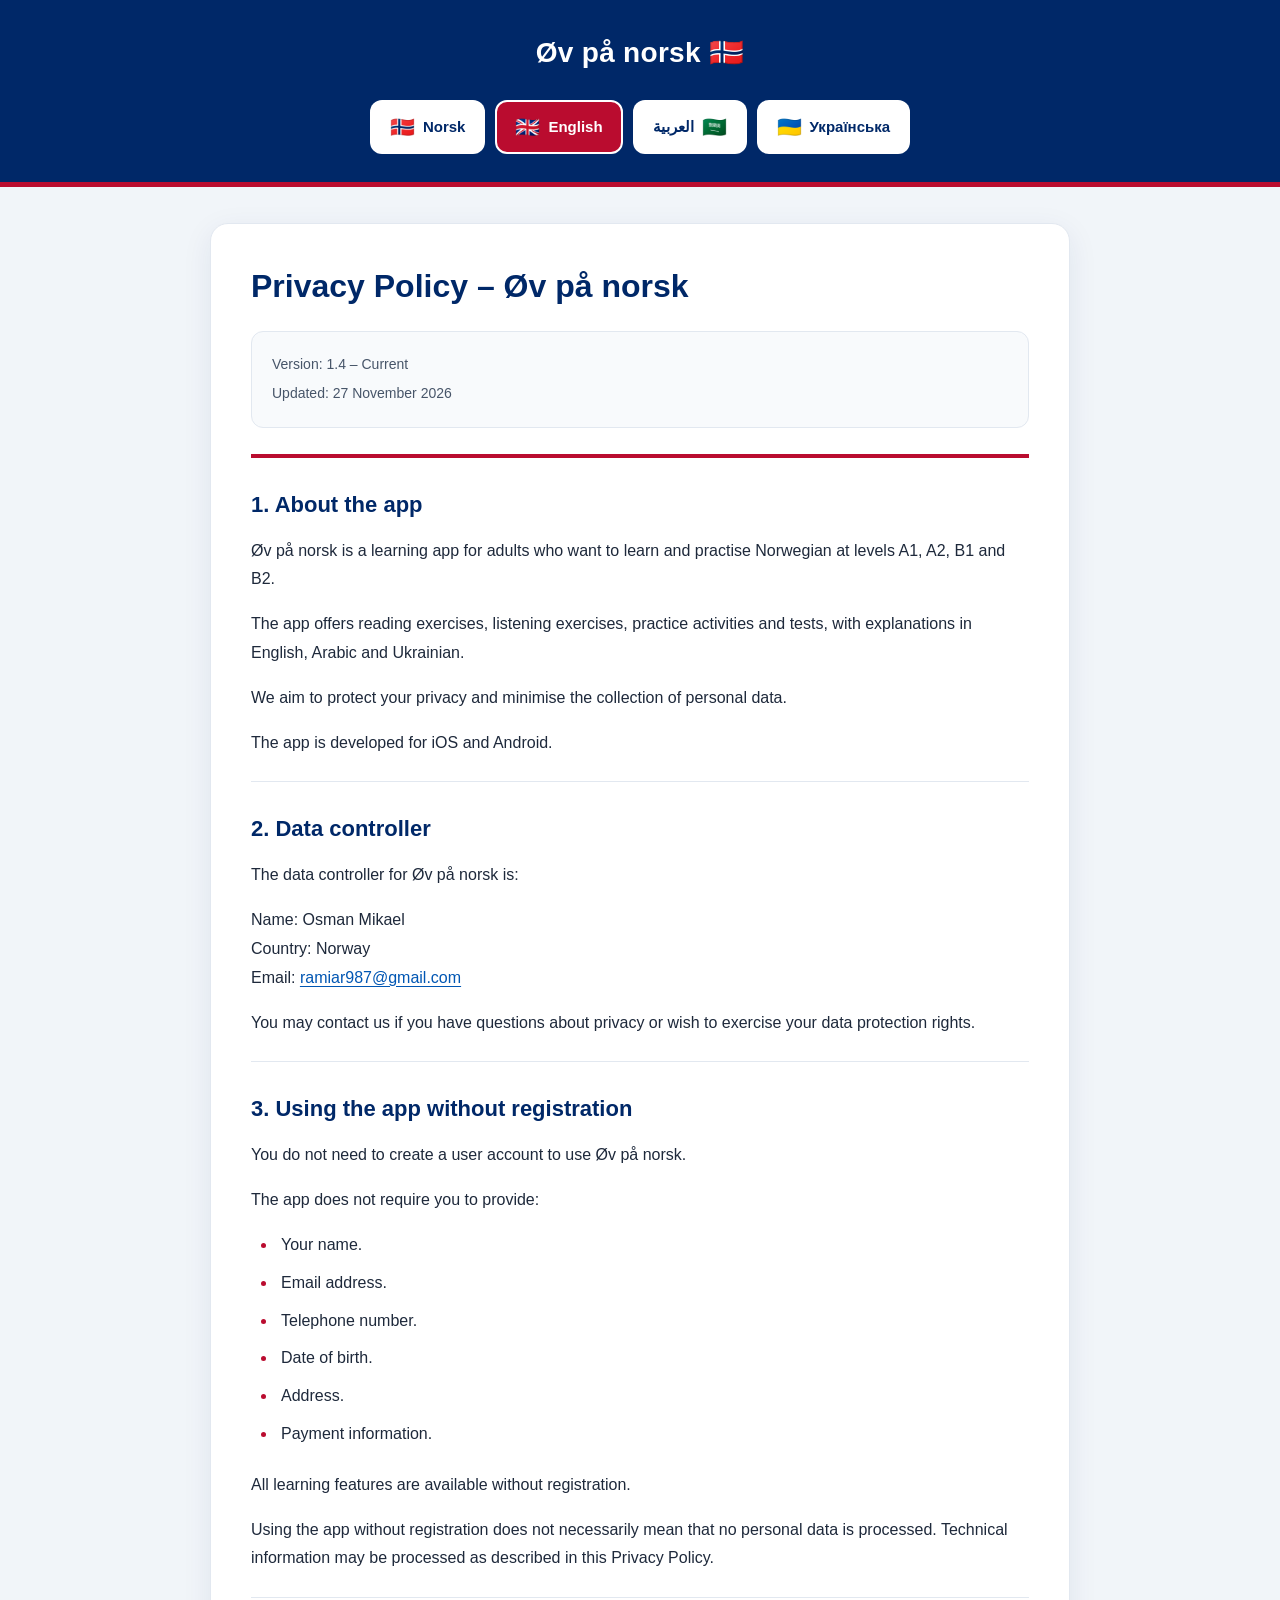
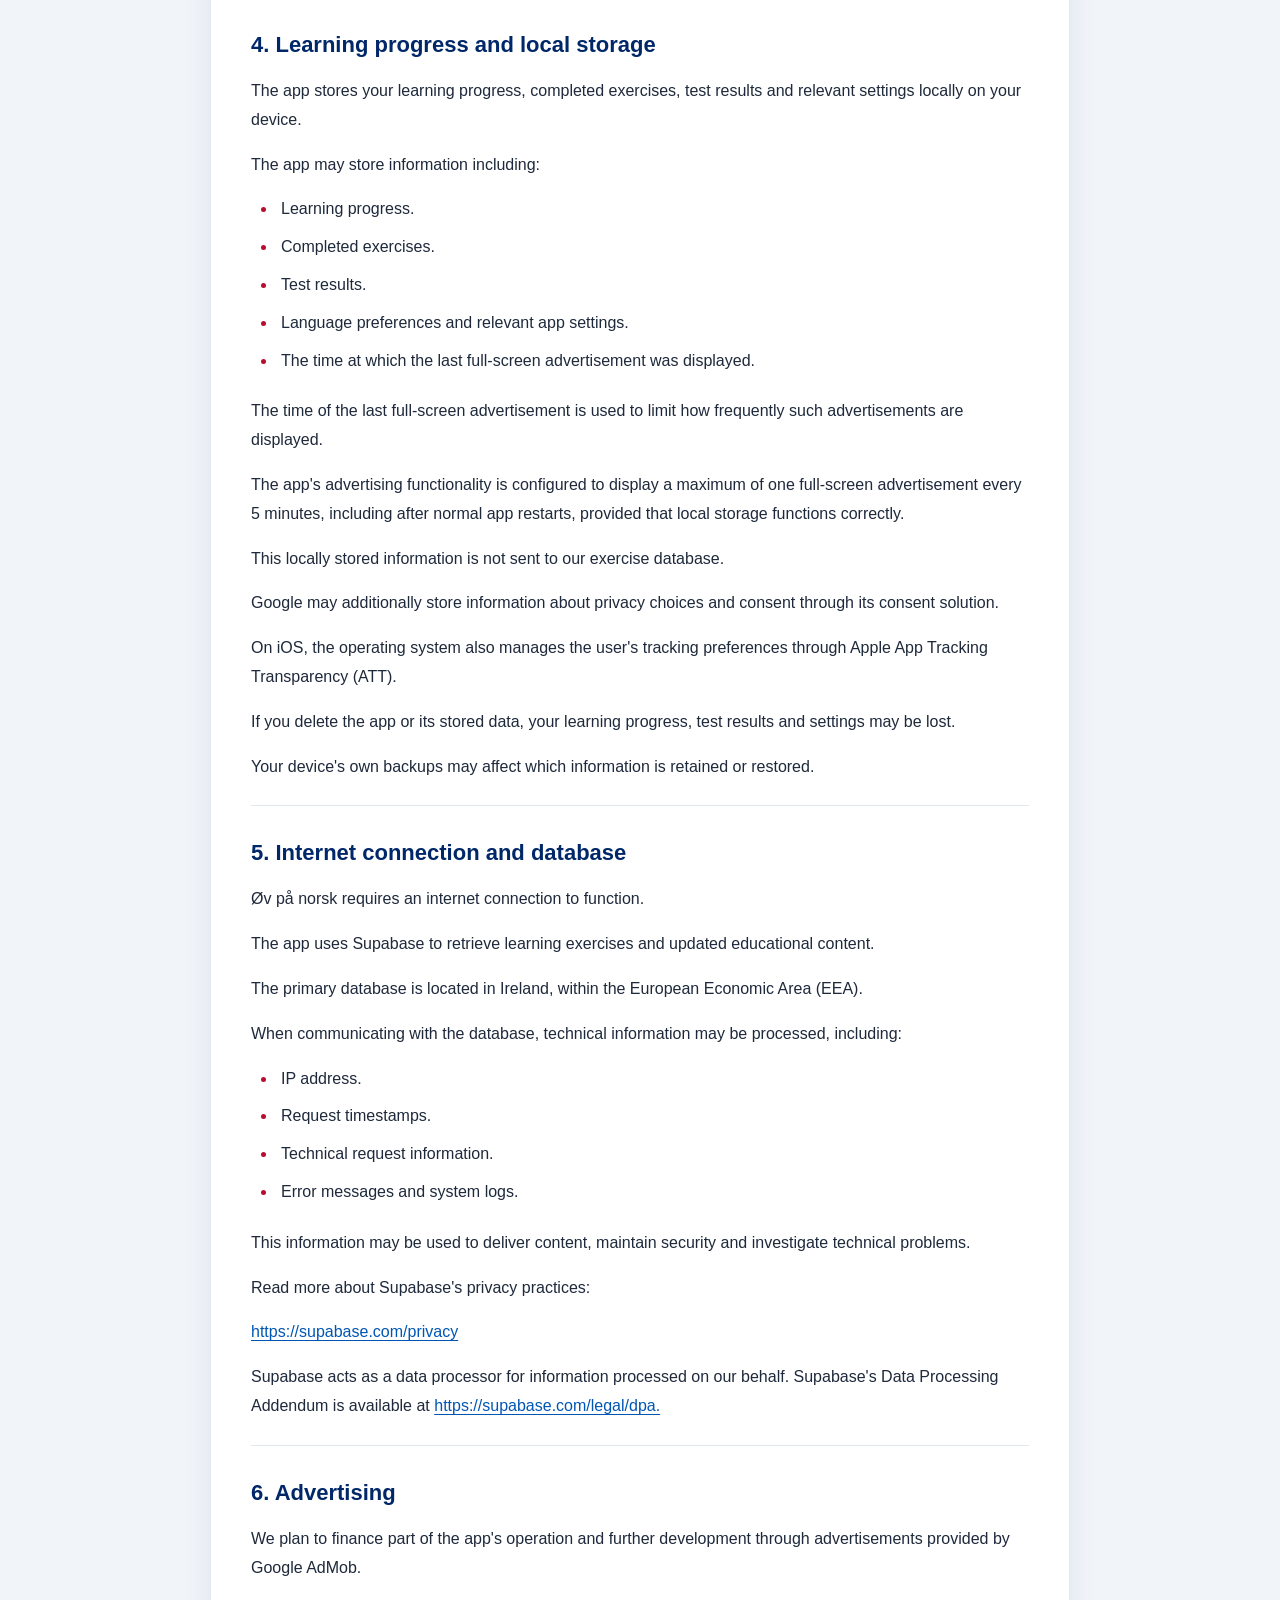
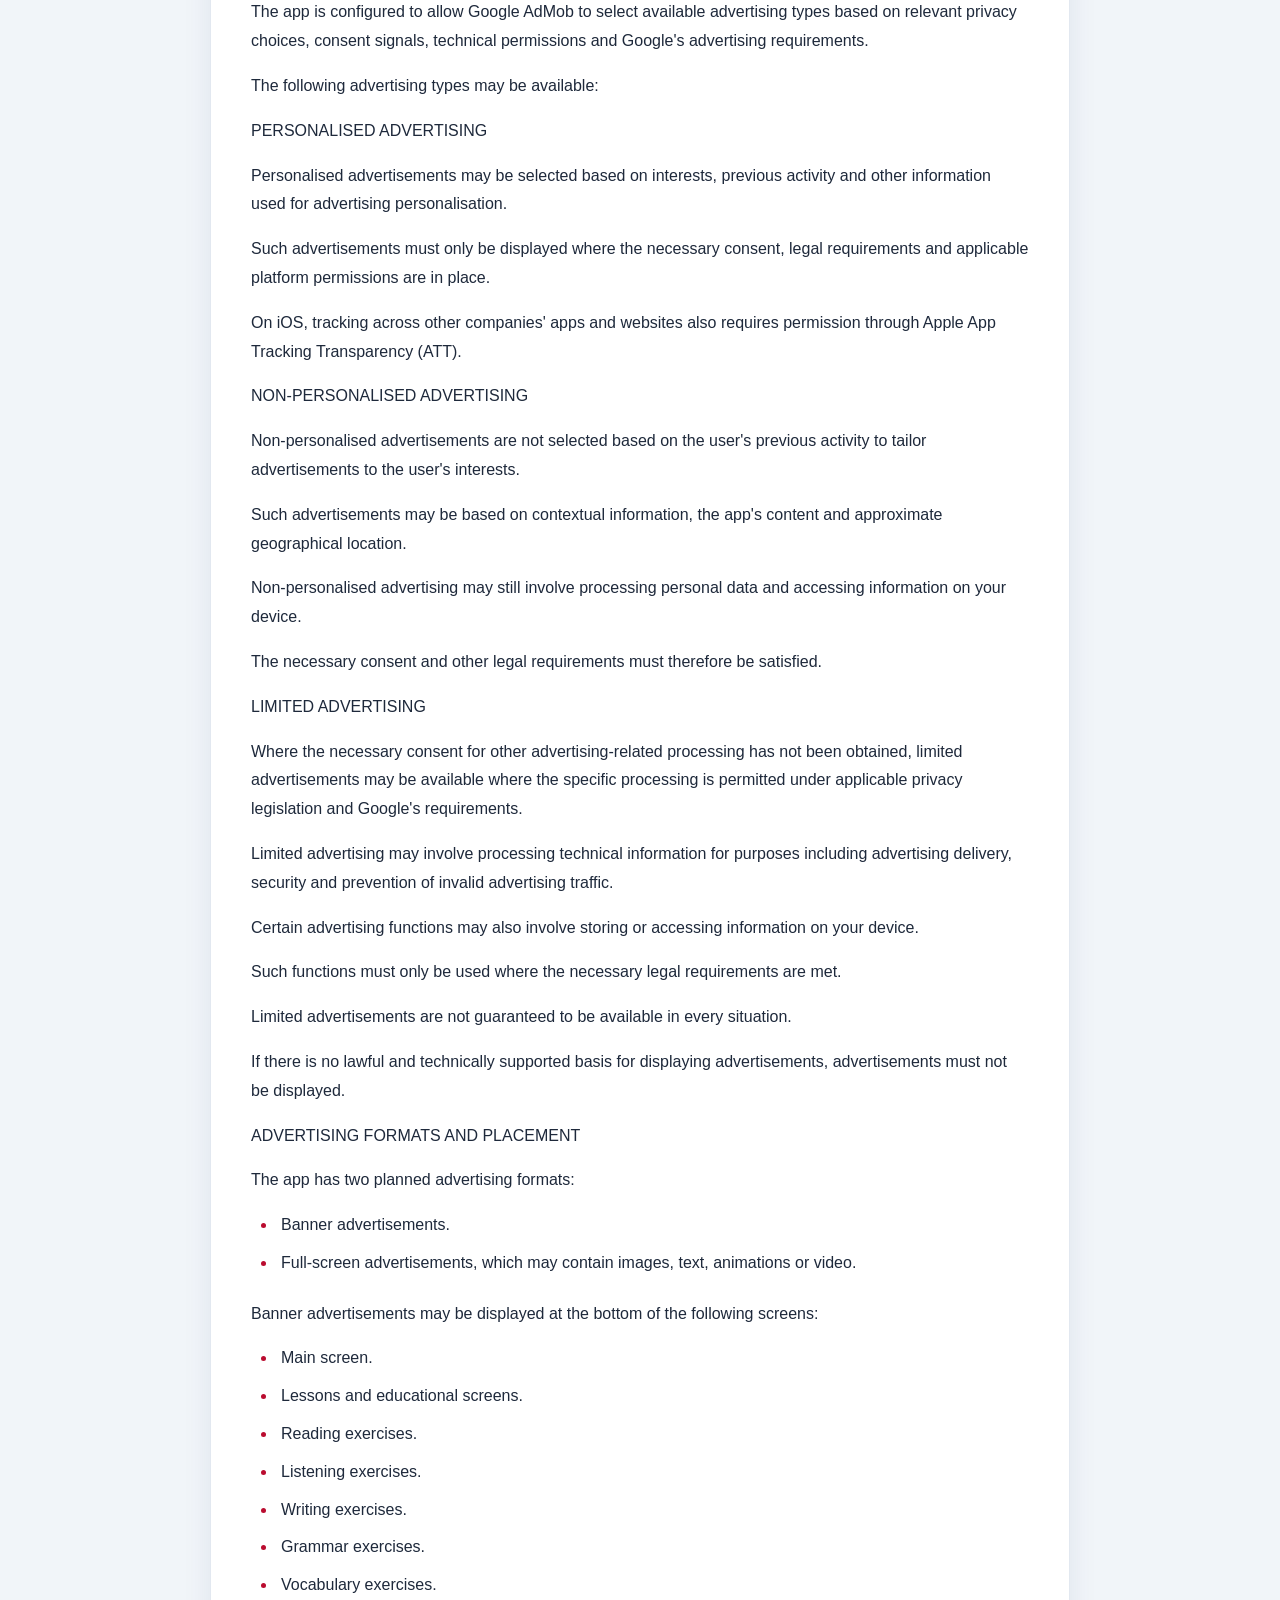
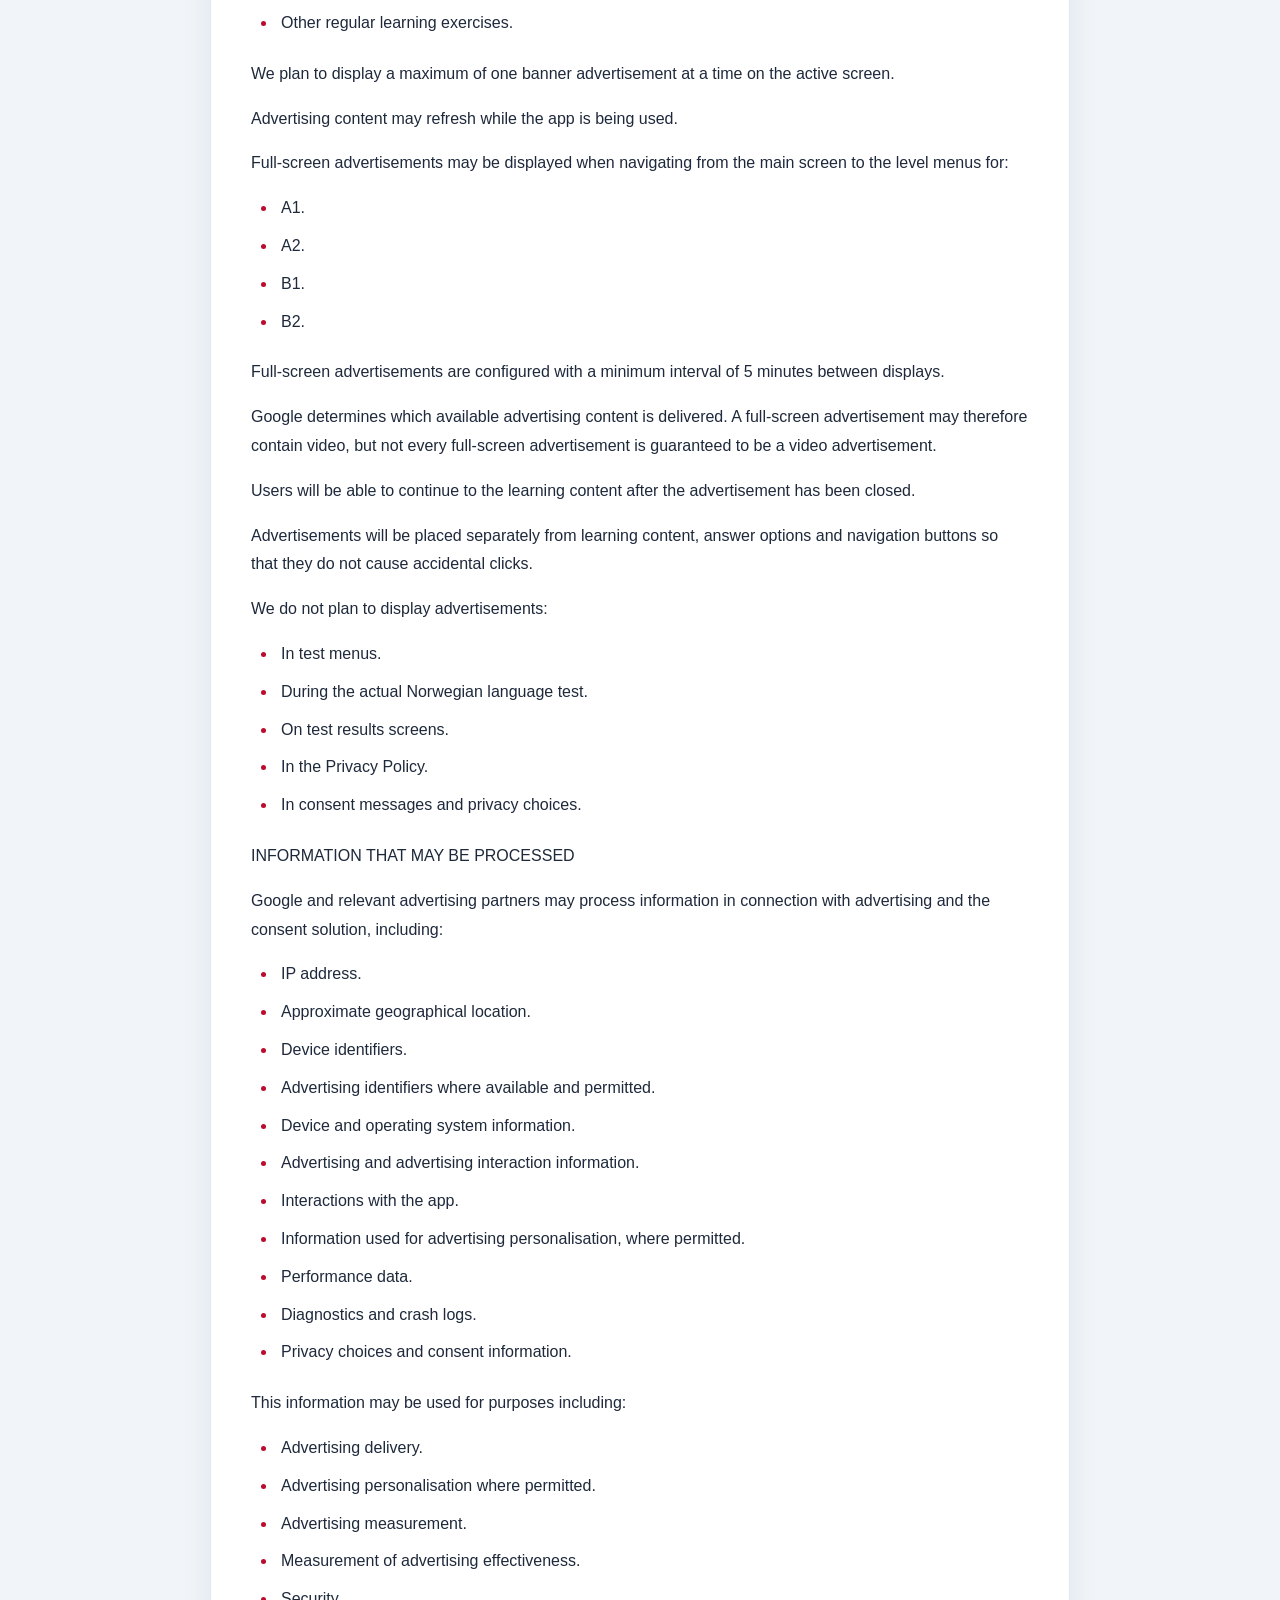
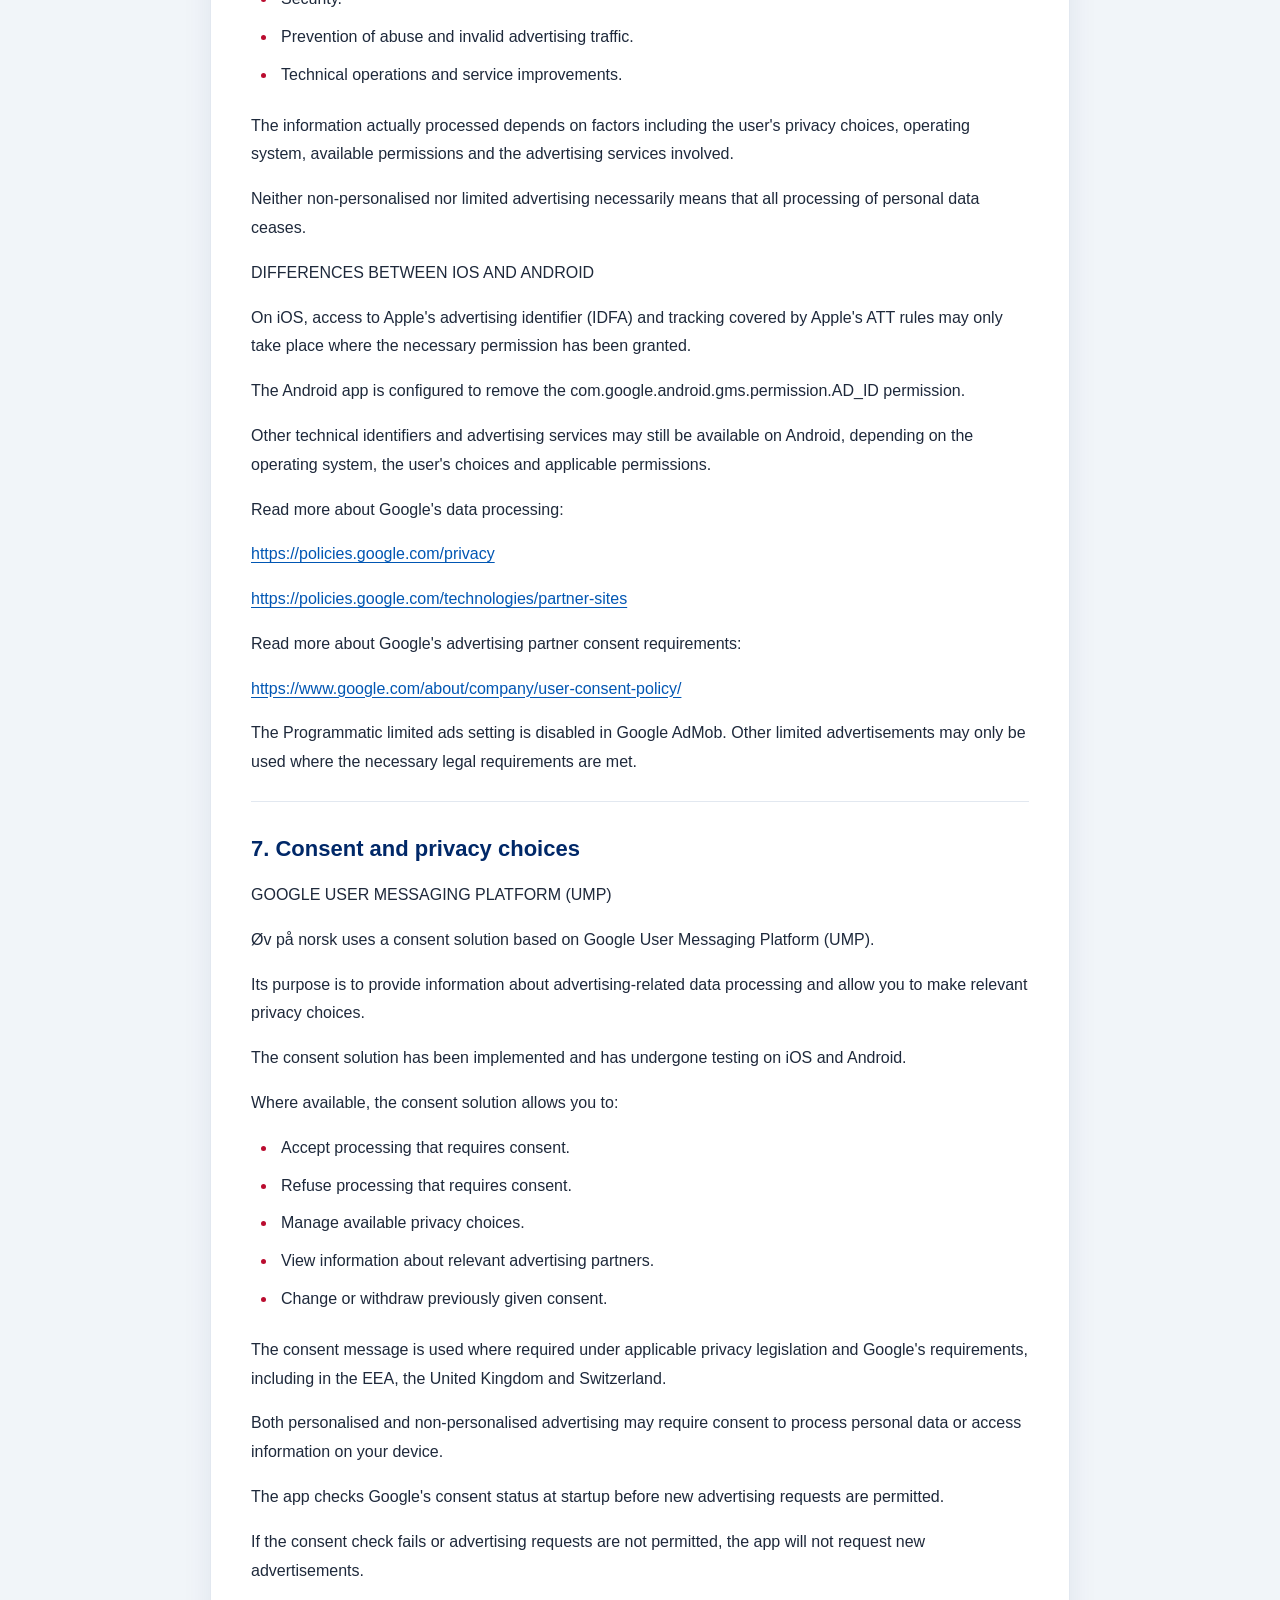
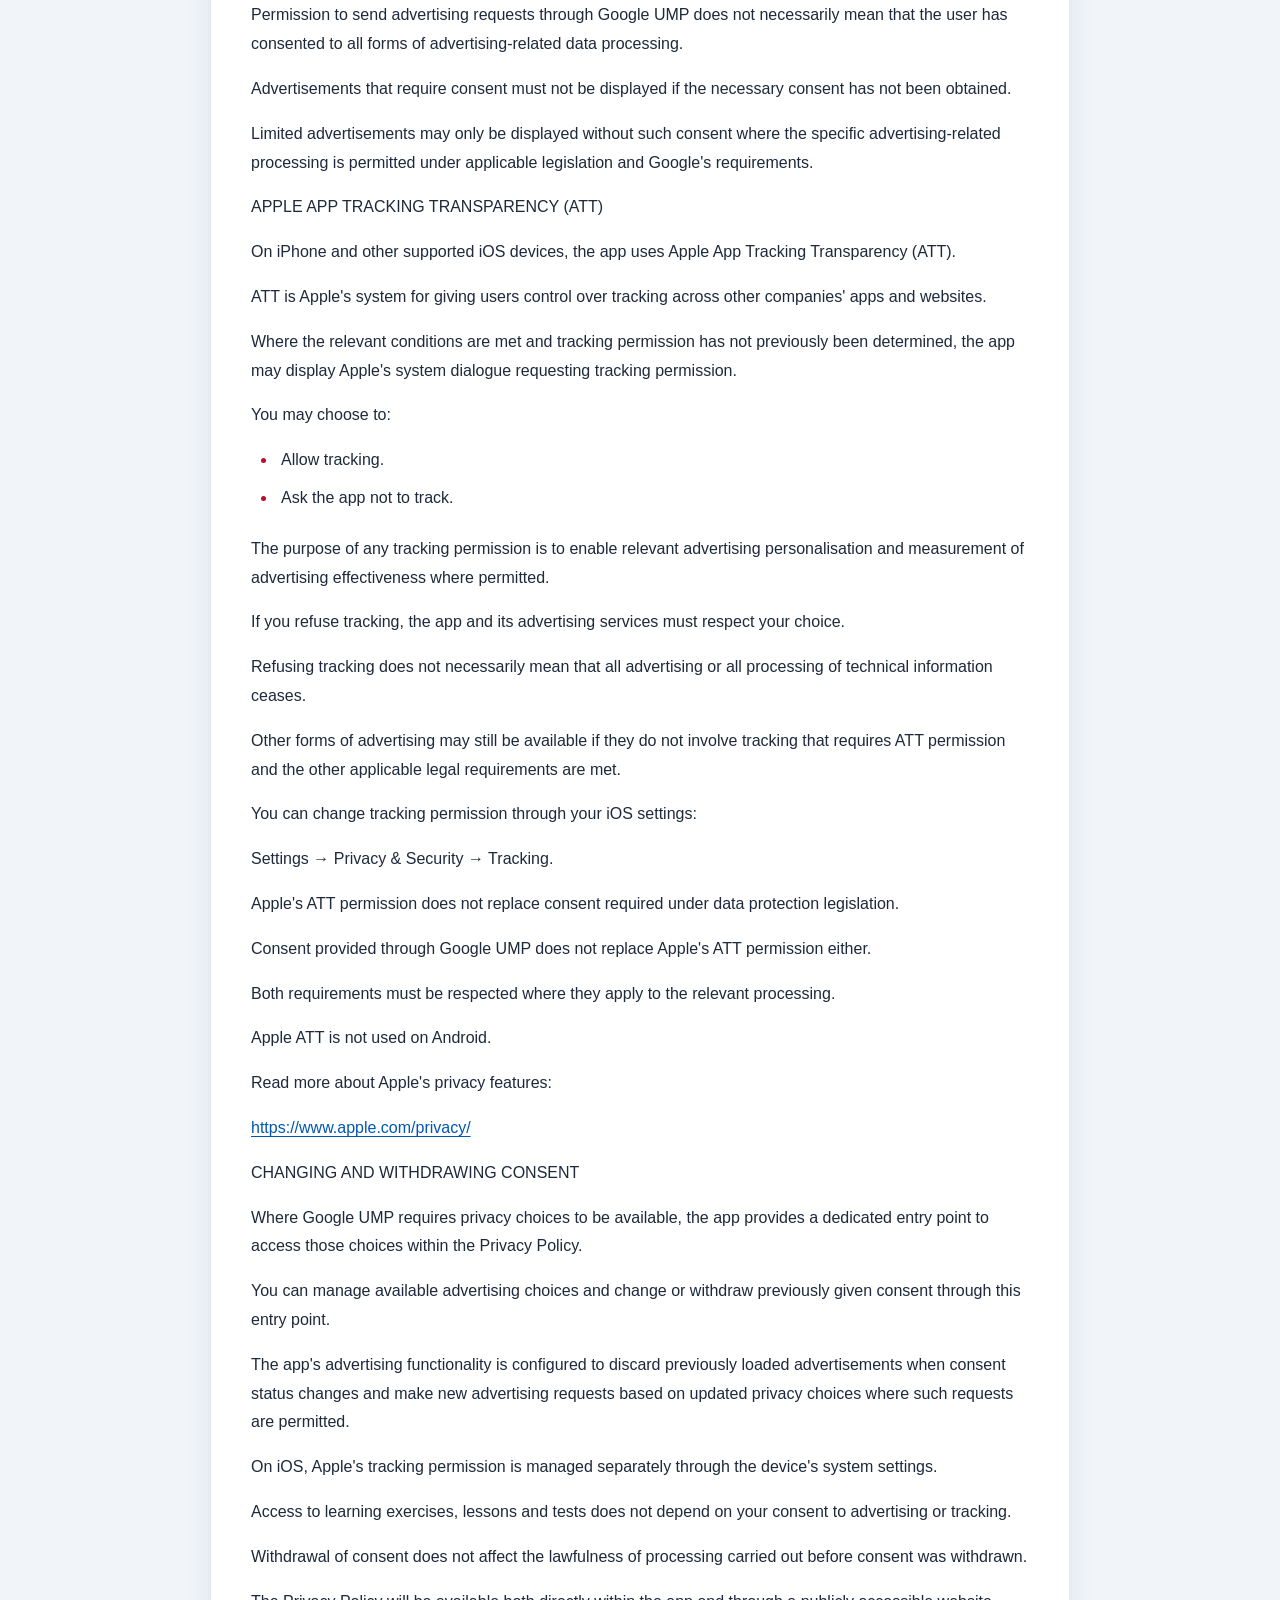
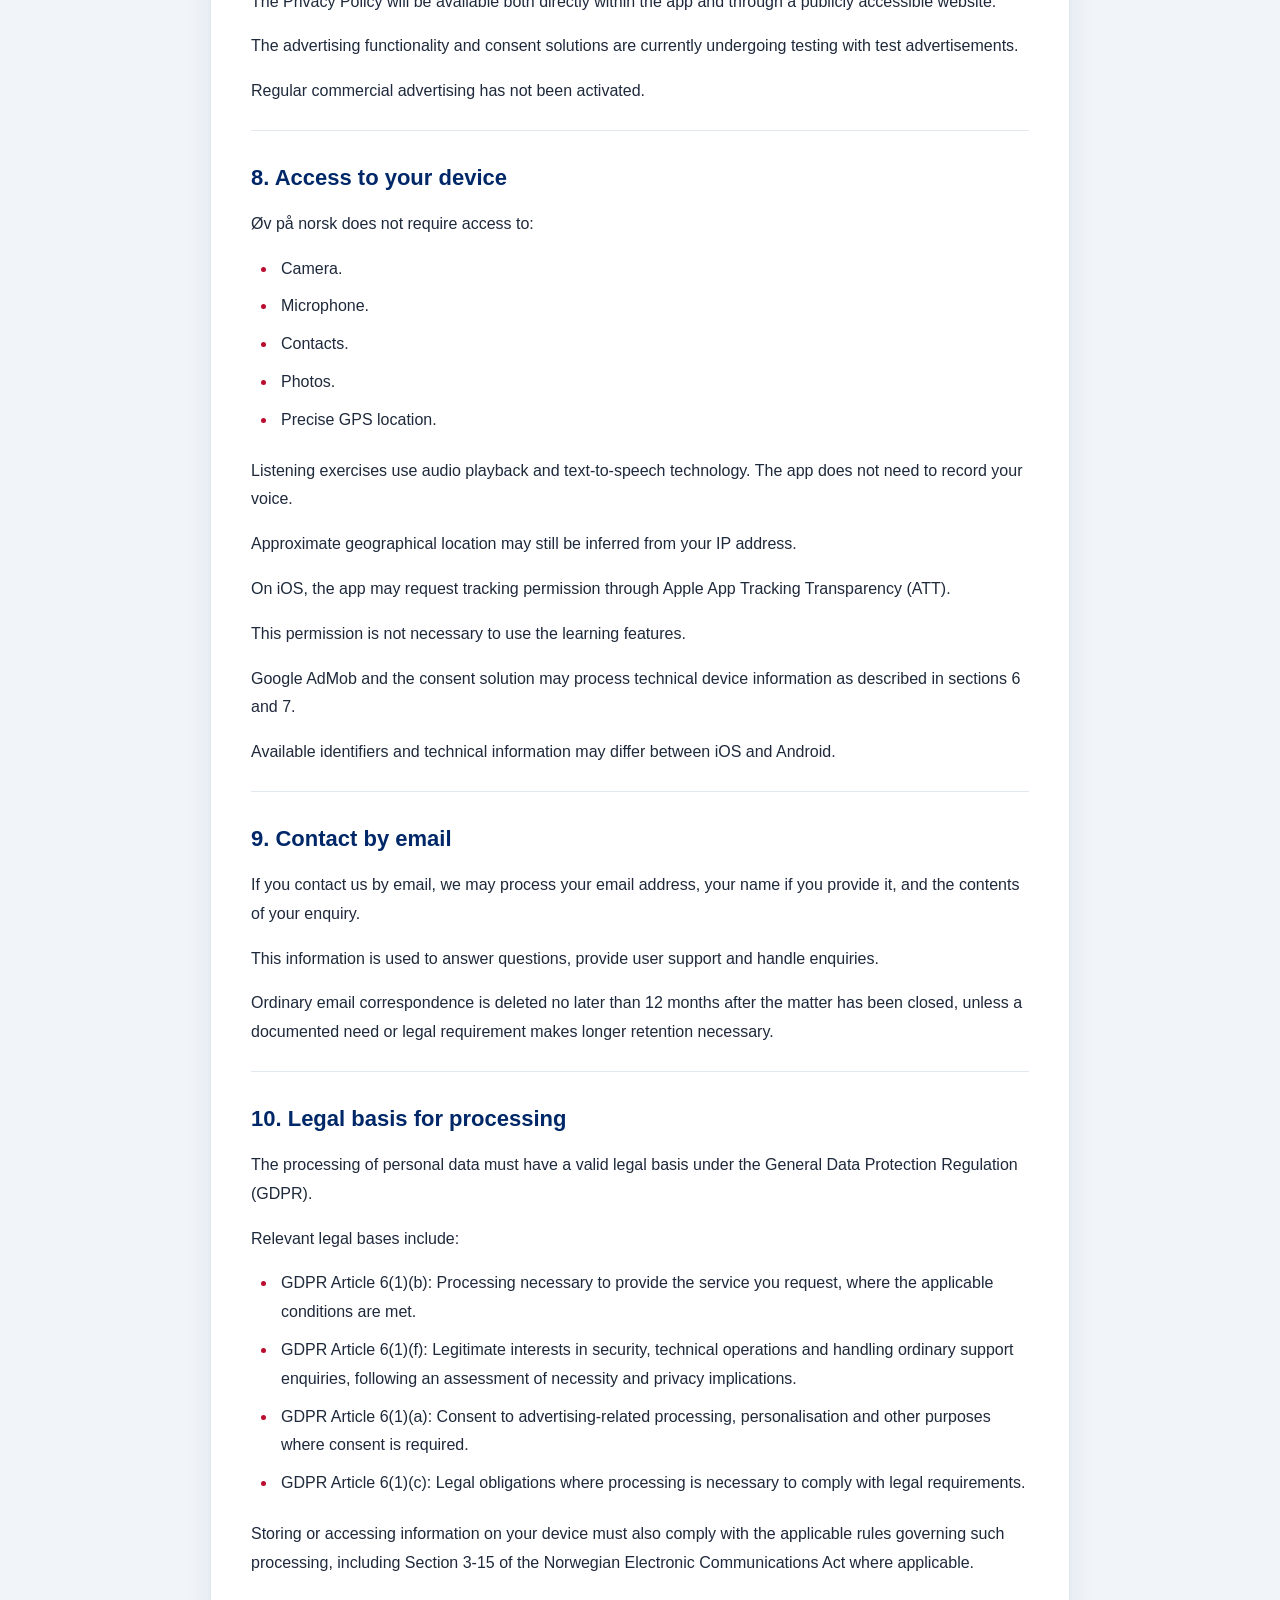
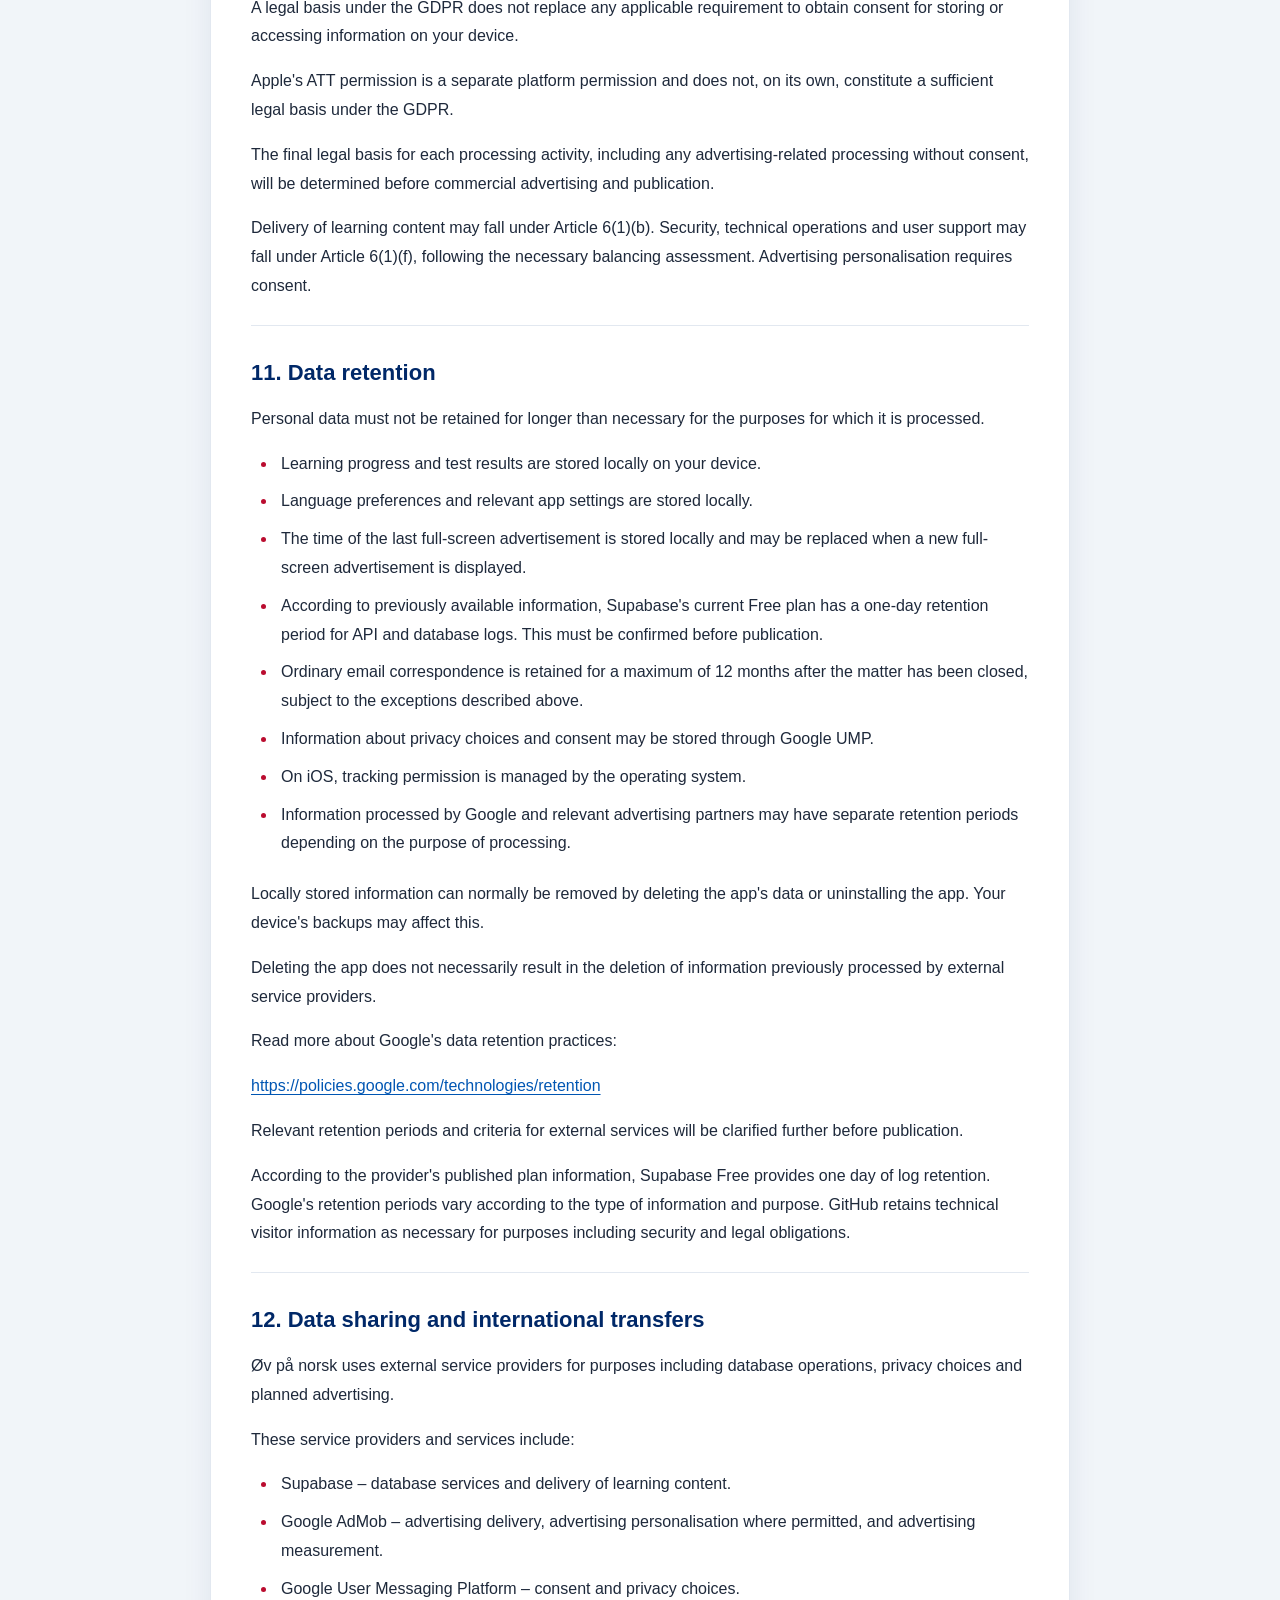
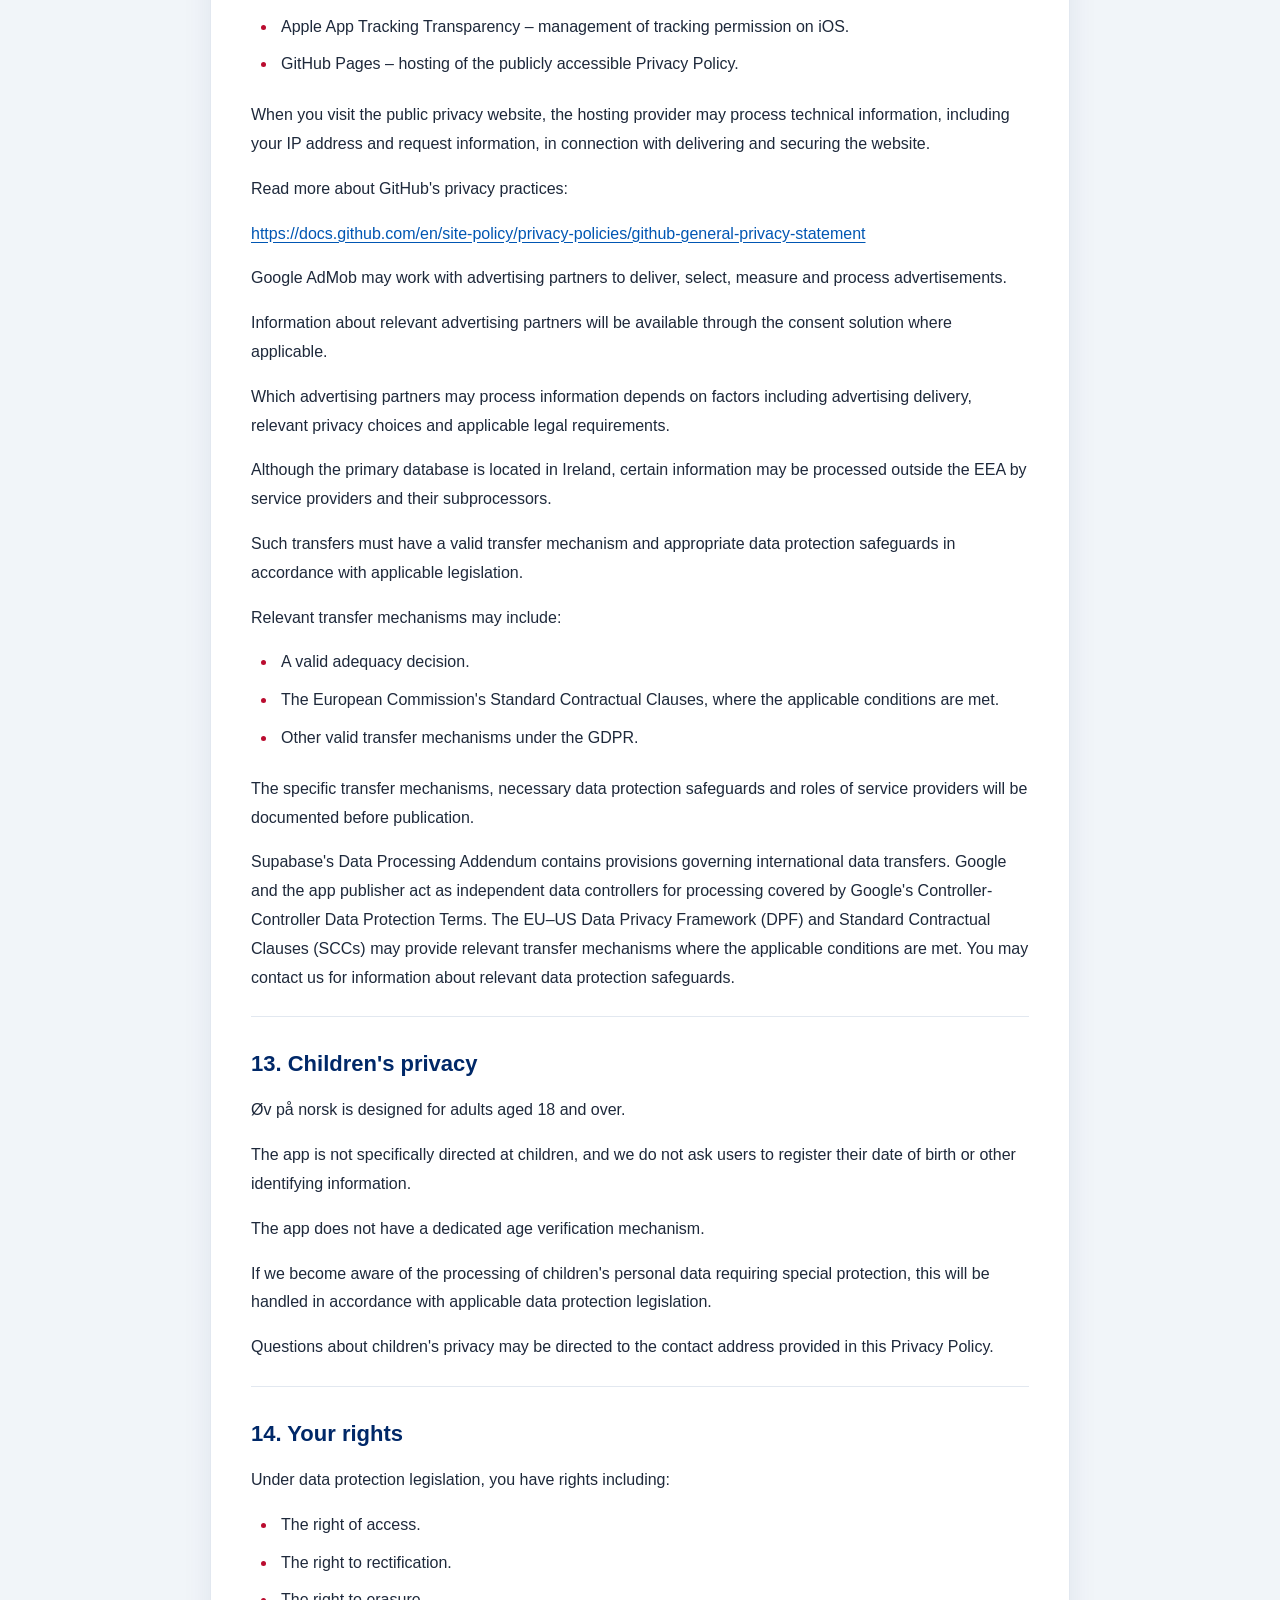
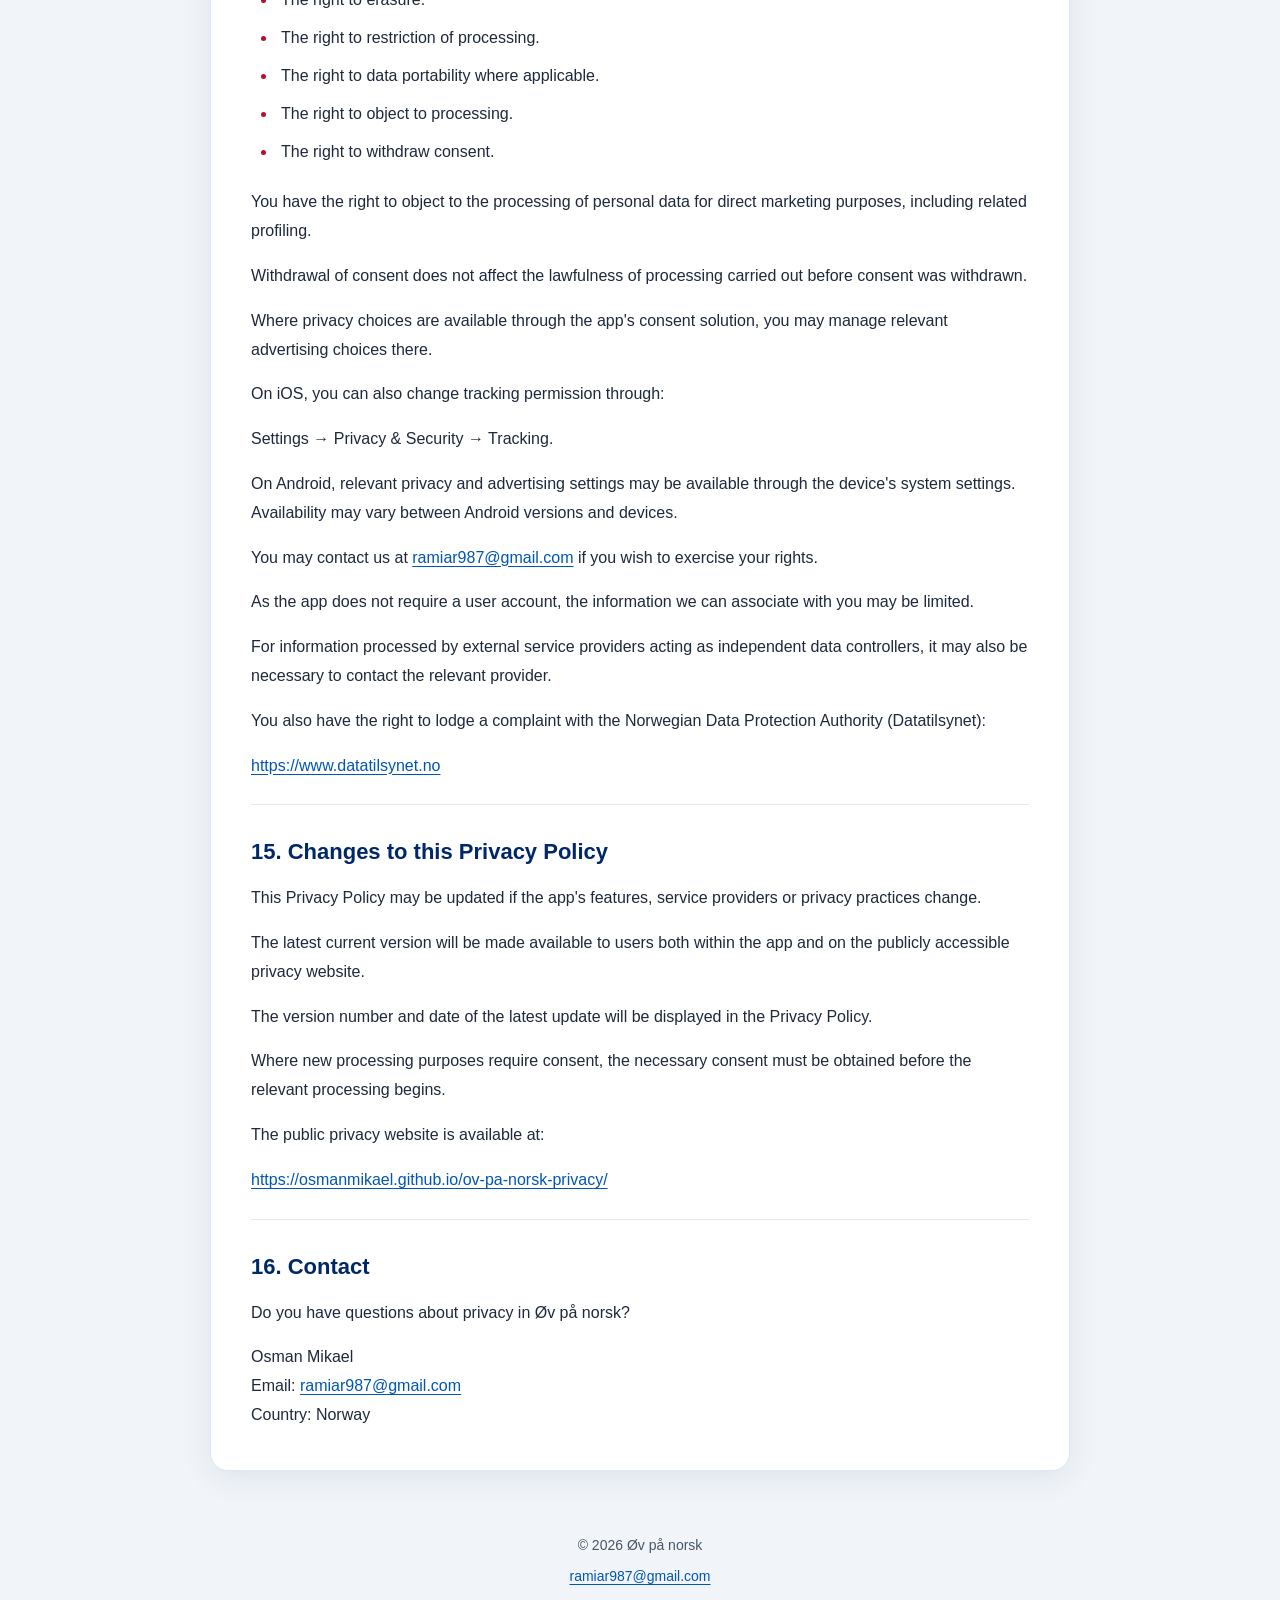
<file: en.html>
<!DOCTYPE html>
<html
  lang="en"
  dir="ltr"
>
<head>
  <meta charset="UTF-8">

  <meta
    name="viewport"
    content="width=device-width, initial-scale=1.0"
  >

  <meta name="robots" content="noindex, nofollow">

  <title>Privacy Policy – Øv på norsk</title>

  <link rel="stylesheet" href="style.css">
</head>

<body>
  <header class="site-header">
    <div class="brand" dir="ltr">
      Øv på norsk 🇳🇴
    </div>

    <nav
      class="language-menu"
      aria-label="Choose language"
    >

        <a
          href="no.html"
          lang="no"
          dir="ltr"
          class="language-link"

        >
          <span aria-hidden="true">🇳🇴</span>
          Norsk
        </a>


        <a
          href="en.html"
          lang="en"
          dir="ltr"
          class="language-link active"
          aria-current="page"
        >
          <span aria-hidden="true">🇬🇧</span>
          English
        </a>


        <a
          href="ar.html"
          lang="ar"
          dir="rtl"
          class="language-link"

        >
          <span aria-hidden="true">🇸🇦</span>
          العربية
        </a>


        <a
          href="uk.html"
          lang="uk"
          dir="ltr"
          class="language-link"

        >
          <span aria-hidden="true">🇺🇦</span>
          Українська
        </a>

    </nav>
  </header>

  <main class="container">
    <article class="privacy-document">
      <div class="document-heading">
        <h1>Privacy Policy – Øv på norsk</h1>

        <div class="document-meta">
          <p>
            Version:
            1.4
            –
            Current
          </p>

          <p>
            Updated:
            27 November 2026
          </p>
        </div>
      </div>


        <section
          class="privacy-section"
          id="section-1"
        >
          <h2>
            1.
            About the app
          </h2>

          <p>Øv på norsk is a learning app for adults who want to learn and practise Norwegian at levels A1, A2, B1 and B2.</p>
<p>The app offers reading exercises, listening exercises, practice activities and tests, with explanations in English, Arabic and Ukrainian.</p>
<p>We aim to protect your privacy and minimise the collection of personal data.</p>
<p>The app is developed for iOS and Android.</p>
        </section>


        <section
          class="privacy-section"
          id="section-2"
        >
          <h2>
            2.
            Data controller
          </h2>

          <p>The data controller for Øv på norsk is:</p>
<p>Name: Osman Mikael<br>Country: Norway<br>Email: <a href="mailto:ramiar987@gmail.com" dir="ltr">ramiar987@gmail.com</a></p>
<p>You may contact us if you have questions about privacy or wish to exercise your data protection rights.</p>
        </section>


        <section
          class="privacy-section"
          id="section-3"
        >
          <h2>
            3.
            Using the app without registration
          </h2>

          <p>You do not need to create a user account to use Øv på norsk.</p>
<p>The app does not require you to provide:</p>
<ul><li>Your name.</li><li>Email address.</li><li>Telephone number.</li><li>Date of birth.</li><li>Address.</li><li>Payment information.</li></ul>
<p>All learning features are available without registration.</p>
<p>Using the app without registration does not necessarily mean that no personal data is processed. Technical information may be processed as described in this Privacy Policy.</p>
        </section>


        <section
          class="privacy-section"
          id="section-4"
        >
          <h2>
            4.
            Learning progress and local storage
          </h2>

          <p>The app stores your learning progress, completed exercises, test results and relevant settings locally on your device.</p>
<p>The app may store information including:</p>
<ul><li>Learning progress.</li><li>Completed exercises.</li><li>Test results.</li><li>Language preferences and relevant app settings.</li><li>The time at which the last full-screen advertisement was displayed.</li></ul>
<p>The time of the last full-screen advertisement is used to limit how frequently such advertisements are displayed.</p>
<p>The app&#39;s advertising functionality is configured to display a maximum of one full-screen advertisement every 5 minutes, including after normal app restarts, provided that local storage functions correctly.</p>
<p>This locally stored information is not sent to our exercise database.</p>
<p>Google may additionally store information about privacy choices and consent through its consent solution.</p>
<p>On iOS, the operating system also manages the user&#39;s tracking preferences through Apple App Tracking Transparency (ATT).</p>
<p>If you delete the app or its stored data, your learning progress, test results and settings may be lost.</p>
<p>Your device&#39;s own backups may affect which information is retained or restored.</p>
        </section>


        <section
          class="privacy-section"
          id="section-5"
        >
          <h2>
            5.
            Internet connection and database
          </h2>

          <p>Øv på norsk requires an internet connection to function.</p>
<p>The app uses Supabase to retrieve learning exercises and updated educational content.</p>
<p>The primary database is located in Ireland, within the European Economic Area (EEA).</p>
<p>When communicating with the database, technical information may be processed, including:</p>
<ul><li>IP address.</li><li>Request timestamps.</li><li>Technical request information.</li><li>Error messages and system logs.</li></ul>
<p>This information may be used to deliver content, maintain security and investigate technical problems.</p>
<p>Read more about Supabase&#39;s privacy practices:</p>
<p><a href="https://supabase.com/privacy" dir="ltr">https://supabase.com/privacy</a></p>
<p>Supabase acts as a data processor for information processed on our behalf. Supabase&#39;s Data Processing Addendum is available at <a href="https://supabase.com/legal/dpa." dir="ltr">https://supabase.com/legal/dpa.</a></p>
        </section>


        <section
          class="privacy-section"
          id="section-6"
        >
          <h2>
            6.
            Advertising
          </h2>

          <p>We plan to finance part of the app&#39;s operation and further development through advertisements provided by Google AdMob.</p>
<p>The app is configured to allow Google AdMob to select available advertising types based on relevant privacy choices, consent signals, technical permissions and Google&#39;s advertising requirements.</p>
<p>The following advertising types may be available:</p>
<p>PERSONALISED ADVERTISING</p>
<p>Personalised advertisements may be selected based on interests, previous activity and other information used for advertising personalisation.</p>
<p>Such advertisements must only be displayed where the necessary consent, legal requirements and applicable platform permissions are in place.</p>
<p>On iOS, tracking across other companies&#39; apps and websites also requires permission through Apple App Tracking Transparency (ATT).</p>
<p>NON-PERSONALISED ADVERTISING</p>
<p>Non-personalised advertisements are not selected based on the user&#39;s previous activity to tailor advertisements to the user&#39;s interests.</p>
<p>Such advertisements may be based on contextual information, the app&#39;s content and approximate geographical location.</p>
<p>Non-personalised advertising may still involve processing personal data and accessing information on your device.</p>
<p>The necessary consent and other legal requirements must therefore be satisfied.</p>
<p>LIMITED ADVERTISING</p>
<p>Where the necessary consent for other advertising-related processing has not been obtained, limited advertisements may be available where the specific processing is permitted under applicable privacy legislation and Google&#39;s requirements.</p>
<p>Limited advertising may involve processing technical information for purposes including advertising delivery, security and prevention of invalid advertising traffic.</p>
<p>Certain advertising functions may also involve storing or accessing information on your device.</p>
<p>Such functions must only be used where the necessary legal requirements are met.</p>
<p>Limited advertisements are not guaranteed to be available in every situation.</p>
<p>If there is no lawful and technically supported basis for displaying advertisements, advertisements must not be displayed.</p>
<p>ADVERTISING FORMATS AND PLACEMENT</p>
<p>The app has two planned advertising formats:</p>
<ul><li>Banner advertisements.</li><li>Full-screen advertisements, which may contain images, text, animations or video.</li></ul>
<p>Banner advertisements may be displayed at the bottom of the following screens:</p>
<ul><li>Main screen.</li><li>Lessons and educational screens.</li><li>Reading exercises.</li><li>Listening exercises.</li><li>Writing exercises.</li><li>Grammar exercises.</li><li>Vocabulary exercises.</li><li>Other regular learning exercises.</li></ul>
<p>We plan to display a maximum of one banner advertisement at a time on the active screen.</p>
<p>Advertising content may refresh while the app is being used.</p>
<p>Full-screen advertisements may be displayed when navigating from the main screen to the level menus for:</p>
<ul><li>A1.</li><li>A2.</li><li>B1.</li><li>B2.</li></ul>
<p>Full-screen advertisements are configured with a minimum interval of 5 minutes between displays.</p>
<p>Google determines which available advertising content is delivered. A full-screen advertisement may therefore contain video, but not every full-screen advertisement is guaranteed to be a video advertisement.</p>
<p>Users will be able to continue to the learning content after the advertisement has been closed.</p>
<p>Advertisements will be placed separately from learning content, answer options and navigation buttons so that they do not cause accidental clicks.</p>
<p>We do not plan to display advertisements:</p>
<ul><li>In test menus.</li><li>During the actual Norwegian language test.</li><li>On test results screens.</li><li>In the Privacy Policy.</li><li>In consent messages and privacy choices.</li></ul>
<p>INFORMATION THAT MAY BE PROCESSED</p>
<p>Google and relevant advertising partners may process information in connection with advertising and the consent solution, including:</p>
<ul><li>IP address.</li><li>Approximate geographical location.</li><li>Device identifiers.</li><li>Advertising identifiers where available and permitted.</li><li>Device and operating system information.</li><li>Advertising and advertising interaction information.</li><li>Interactions with the app.</li><li>Information used for advertising personalisation, where permitted.</li><li>Performance data.</li><li>Diagnostics and crash logs.</li><li>Privacy choices and consent information.</li></ul>
<p>This information may be used for purposes including:</p>
<ul><li>Advertising delivery.</li><li>Advertising personalisation where permitted.</li><li>Advertising measurement.</li><li>Measurement of advertising effectiveness.</li><li>Security.</li><li>Prevention of abuse and invalid advertising traffic.</li><li>Technical operations and service improvements.</li></ul>
<p>The information actually processed depends on factors including the user&#39;s privacy choices, operating system, available permissions and the advertising services involved.</p>
<p>Neither non-personalised nor limited advertising necessarily means that all processing of personal data ceases.</p>
<p>DIFFERENCES BETWEEN IOS AND ANDROID</p>
<p>On iOS, access to Apple&#39;s advertising identifier (IDFA) and tracking covered by Apple&#39;s ATT rules may only take place where the necessary permission has been granted.</p>
<p>The Android app is configured to remove the com.google.android.gms.permission.AD_ID permission.</p>
<p>Other technical identifiers and advertising services may still be available on Android, depending on the operating system, the user&#39;s choices and applicable permissions.</p>
<p>Read more about Google&#39;s data processing:</p>
<p><a href="https://policies.google.com/privacy" dir="ltr">https://policies.google.com/privacy</a></p>
<p><a href="https://policies.google.com/technologies/partner-sites" dir="ltr">https://policies.google.com/technologies/partner-sites</a></p>
<p>Read more about Google&#39;s advertising partner consent requirements:</p>
<p><a href="https://www.google.com/about/company/user-consent-policy/" dir="ltr">https://www.google.com/about/company/user-consent-policy/</a></p>
<p>The Programmatic limited ads setting is disabled in Google AdMob. Other limited advertisements may only be used where the necessary legal requirements are met.</p>
        </section>


        <section
          class="privacy-section"
          id="section-7"
        >
          <h2>
            7.
            Consent and privacy choices
          </h2>

          <p>GOOGLE USER MESSAGING PLATFORM (UMP)</p>
<p>Øv på norsk uses a consent solution based on Google User Messaging Platform (UMP).</p>
<p>Its purpose is to provide information about advertising-related data processing and allow you to make relevant privacy choices.</p>
<p>The consent solution has been implemented and has undergone testing on iOS and Android.</p>
<p>Where available, the consent solution allows you to:</p>
<ul><li>Accept processing that requires consent.</li><li>Refuse processing that requires consent.</li><li>Manage available privacy choices.</li><li>View information about relevant advertising partners.</li><li>Change or withdraw previously given consent.</li></ul>
<p>The consent message is used where required under applicable privacy legislation and Google&#39;s requirements, including in the EEA, the United Kingdom and Switzerland.</p>
<p>Both personalised and non-personalised advertising may require consent to process personal data or access information on your device.</p>
<p>The app checks Google&#39;s consent status at startup before new advertising requests are permitted.</p>
<p>If the consent check fails or advertising requests are not permitted, the app will not request new advertisements.</p>
<p>Permission to send advertising requests through Google UMP does not necessarily mean that the user has consented to all forms of advertising-related data processing.</p>
<p>Advertisements that require consent must not be displayed if the necessary consent has not been obtained.</p>
<p>Limited advertisements may only be displayed without such consent where the specific advertising-related processing is permitted under applicable legislation and Google&#39;s requirements.</p>
<p>APPLE APP TRACKING TRANSPARENCY (ATT)</p>
<p>On iPhone and other supported iOS devices, the app uses Apple App Tracking Transparency (ATT).</p>
<p>ATT is Apple&#39;s system for giving users control over tracking across other companies&#39; apps and websites.</p>
<p>Where the relevant conditions are met and tracking permission has not previously been determined, the app may display Apple&#39;s system dialogue requesting tracking permission.</p>
<p>You may choose to:</p>
<ul><li>Allow tracking.</li><li>Ask the app not to track.</li></ul>
<p>The purpose of any tracking permission is to enable relevant advertising personalisation and measurement of advertising effectiveness where permitted.</p>
<p>If you refuse tracking, the app and its advertising services must respect your choice.</p>
<p>Refusing tracking does not necessarily mean that all advertising or all processing of technical information ceases.</p>
<p>Other forms of advertising may still be available if they do not involve tracking that requires ATT permission and the other applicable legal requirements are met.</p>
<p>You can change tracking permission through your iOS settings:</p>
<p>Settings → Privacy &amp; Security → Tracking.</p>
<p>Apple&#39;s ATT permission does not replace consent required under data protection legislation.</p>
<p>Consent provided through Google UMP does not replace Apple&#39;s ATT permission either.</p>
<p>Both requirements must be respected where they apply to the relevant processing.</p>
<p>Apple ATT is not used on Android.</p>
<p>Read more about Apple&#39;s privacy features:</p>
<p><a href="https://www.apple.com/privacy/" dir="ltr">https://www.apple.com/privacy/</a></p>
<p>CHANGING AND WITHDRAWING CONSENT</p>
<p>Where Google UMP requires privacy choices to be available, the app provides a dedicated entry point to access those choices within the Privacy Policy.</p>
<p>You can manage available advertising choices and change or withdraw previously given consent through this entry point.</p>
<p>The app&#39;s advertising functionality is configured to discard previously loaded advertisements when consent status changes and make new advertising requests based on updated privacy choices where such requests are permitted.</p>
<p>On iOS, Apple&#39;s tracking permission is managed separately through the device&#39;s system settings.</p>
<p>Access to learning exercises, lessons and tests does not depend on your consent to advertising or tracking.</p>
<p>Withdrawal of consent does not affect the lawfulness of processing carried out before consent was withdrawn.</p>
<p>The Privacy Policy will be available both directly within the app and through a publicly accessible website.</p>
<p>The advertising functionality and consent solutions are currently undergoing testing with test advertisements.</p>
<p>Regular commercial advertising has not been activated.</p>
        </section>


        <section
          class="privacy-section"
          id="section-8"
        >
          <h2>
            8.
            Access to your device
          </h2>

          <p>Øv på norsk does not require access to:</p>
<ul><li>Camera.</li><li>Microphone.</li><li>Contacts.</li><li>Photos.</li><li>Precise GPS location.</li></ul>
<p>Listening exercises use audio playback and text-to-speech technology. The app does not need to record your voice.</p>
<p>Approximate geographical location may still be inferred from your IP address.</p>
<p>On iOS, the app may request tracking permission through Apple App Tracking Transparency (ATT).</p>
<p>This permission is not necessary to use the learning features.</p>
<p>Google AdMob and the consent solution may process technical device information as described in sections 6 and 7.</p>
<p>Available identifiers and technical information may differ between iOS and Android.</p>
        </section>


        <section
          class="privacy-section"
          id="section-9"
        >
          <h2>
            9.
            Contact by email
          </h2>

          <p>If you contact us by email, we may process your email address, your name if you provide it, and the contents of your enquiry.</p>
<p>This information is used to answer questions, provide user support and handle enquiries.</p>
<p>Ordinary email correspondence is deleted no later than 12 months after the matter has been closed, unless a documented need or legal requirement makes longer retention necessary.</p>
        </section>


        <section
          class="privacy-section"
          id="section-10"
        >
          <h2>
            10.
            Legal basis for processing
          </h2>

          <p>The processing of personal data must have a valid legal basis under the General Data Protection Regulation (GDPR).</p>
<p>Relevant legal bases include:</p>
<ul><li>GDPR Article 6(1)(b): Processing necessary to provide the service you request, where the applicable conditions are met.</li><li>GDPR Article 6(1)(f): Legitimate interests in security, technical operations and handling ordinary support enquiries, following an assessment of necessity and privacy implications.</li><li>GDPR Article 6(1)(a): Consent to advertising-related processing, personalisation and other purposes where consent is required.</li><li>GDPR Article 6(1)(c): Legal obligations where processing is necessary to comply with legal requirements.</li></ul>
<p>Storing or accessing information on your device must also comply with the applicable rules governing such processing, including Section 3-15 of the Norwegian Electronic Communications Act where applicable.</p>
<p>A legal basis under the GDPR does not replace any applicable requirement to obtain consent for storing or accessing information on your device.</p>
<p>Apple&#39;s ATT permission is a separate platform permission and does not, on its own, constitute a sufficient legal basis under the GDPR.</p>
<p>The final legal basis for each processing activity, including any advertising-related processing without consent, will be determined before commercial advertising and publication.</p>
<p>Delivery of learning content may fall under Article 6(1)(b). Security, technical operations and user support may fall under Article 6(1)(f), following the necessary balancing assessment. Advertising personalisation requires consent.</p>
        </section>


        <section
          class="privacy-section"
          id="section-11"
        >
          <h2>
            11.
            Data retention
          </h2>

          <p>Personal data must not be retained for longer than necessary for the purposes for which it is processed.</p>
<ul><li>Learning progress and test results are stored locally on your device.</li><li>Language preferences and relevant app settings are stored locally.</li><li>The time of the last full-screen advertisement is stored locally and may be replaced when a new full-screen advertisement is displayed.</li><li>According to previously available information, Supabase&#39;s current Free plan has a one-day retention period for API and database logs. This must be confirmed before publication.</li><li>Ordinary email correspondence is retained for a maximum of 12 months after the matter has been closed, subject to the exceptions described above.</li><li>Information about privacy choices and consent may be stored through Google UMP.</li><li>On iOS, tracking permission is managed by the operating system.</li><li>Information processed by Google and relevant advertising partners may have separate retention periods depending on the purpose of processing.</li></ul>
<p>Locally stored information can normally be removed by deleting the app&#39;s data or uninstalling the app. Your device&#39;s backups may affect this.</p>
<p>Deleting the app does not necessarily result in the deletion of information previously processed by external service providers.</p>
<p>Read more about Google&#39;s data retention practices:</p>
<p><a href="https://policies.google.com/technologies/retention" dir="ltr">https://policies.google.com/technologies/retention</a></p>
<p>Relevant retention periods and criteria for external services will be clarified further before publication.</p>
<p>According to the provider&#39;s published plan information, Supabase Free provides one day of log retention. Google&#39;s retention periods vary according to the type of information and purpose. GitHub retains technical visitor information as necessary for purposes including security and legal obligations.</p>
        </section>


        <section
          class="privacy-section"
          id="section-12"
        >
          <h2>
            12.
            Data sharing and international transfers
          </h2>

          <p>Øv på norsk uses external service providers for purposes including database operations, privacy choices and planned advertising.</p>
<p>These service providers and services include:</p>
<ul><li>Supabase – database services and delivery of learning content.</li><li>Google AdMob – advertising delivery, advertising personalisation where permitted, and advertising measurement.</li><li>Google User Messaging Platform – consent and privacy choices.</li><li>Apple App Tracking Transparency – management of tracking permission on iOS.</li><li>GitHub Pages – hosting of the publicly accessible Privacy Policy.</li></ul>
<p>When you visit the public privacy website, the hosting provider may process technical information, including your IP address and request information, in connection with delivering and securing the website.</p>
<p>Read more about GitHub&#39;s privacy practices:</p>
<p><a href="https://docs.github.com/en/site-policy/privacy-policies/github-general-privacy-statement" dir="ltr">https://docs.github.com/en/site-policy/privacy-policies/github-general-privacy-statement</a></p>
<p>Google AdMob may work with advertising partners to deliver, select, measure and process advertisements.</p>
<p>Information about relevant advertising partners will be available through the consent solution where applicable.</p>
<p>Which advertising partners may process information depends on factors including advertising delivery, relevant privacy choices and applicable legal requirements.</p>
<p>Although the primary database is located in Ireland, certain information may be processed outside the EEA by service providers and their subprocessors.</p>
<p>Such transfers must have a valid transfer mechanism and appropriate data protection safeguards in accordance with applicable legislation.</p>
<p>Relevant transfer mechanisms may include:</p>
<ul><li>A valid adequacy decision.</li><li>The European Commission&#39;s Standard Contractual Clauses, where the applicable conditions are met.</li><li>Other valid transfer mechanisms under the GDPR.</li></ul>
<p>The specific transfer mechanisms, necessary data protection safeguards and roles of service providers will be documented before publication.</p>
<p>Supabase&#39;s Data Processing Addendum contains provisions governing international data transfers. Google and the app publisher act as independent data controllers for processing covered by Google&#39;s Controller-Controller Data Protection Terms. The EU–US Data Privacy Framework (DPF) and Standard Contractual Clauses (SCCs) may provide relevant transfer mechanisms where the applicable conditions are met. You may contact us for information about relevant data protection safeguards.</p>
        </section>


        <section
          class="privacy-section"
          id="section-13"
        >
          <h2>
            13.
            Children&#39;s privacy
          </h2>

          <p>Øv på norsk is designed for adults aged 18 and over.</p>
<p>The app is not specifically directed at children, and we do not ask users to register their date of birth or other identifying information.</p>
<p>The app does not have a dedicated age verification mechanism.</p>
<p>If we become aware of the processing of children&#39;s personal data requiring special protection, this will be handled in accordance with applicable data protection legislation.</p>
<p>Questions about children&#39;s privacy may be directed to the contact address provided in this Privacy Policy.</p>
        </section>


        <section
          class="privacy-section"
          id="section-14"
        >
          <h2>
            14.
            Your rights
          </h2>

          <p>Under data protection legislation, you have rights including:</p>
<ul><li>The right of access.</li><li>The right to rectification.</li><li>The right to erasure.</li><li>The right to restriction of processing.</li><li>The right to data portability where applicable.</li><li>The right to object to processing.</li><li>The right to withdraw consent.</li></ul>
<p>You have the right to object to the processing of personal data for direct marketing purposes, including related profiling.</p>
<p>Withdrawal of consent does not affect the lawfulness of processing carried out before consent was withdrawn.</p>
<p>Where privacy choices are available through the app&#39;s consent solution, you may manage relevant advertising choices there.</p>
<p>On iOS, you can also change tracking permission through:</p>
<p>Settings → Privacy &amp; Security → Tracking.</p>
<p>On Android, relevant privacy and advertising settings may be available through the device&#39;s system settings. Availability may vary between Android versions and devices.</p>
<p>You may contact us at <a href="mailto:ramiar987@gmail.com" dir="ltr">ramiar987@gmail.com</a> if you wish to exercise your rights.</p>
<p>As the app does not require a user account, the information we can associate with you may be limited.</p>
<p>For information processed by external service providers acting as independent data controllers, it may also be necessary to contact the relevant provider.</p>
<p>You also have the right to lodge a complaint with the Norwegian Data Protection Authority (Datatilsynet):</p>
<p><a href="https://www.datatilsynet.no" dir="ltr">https://www.datatilsynet.no</a></p>
        </section>


        <section
          class="privacy-section"
          id="section-15"
        >
          <h2>
            15.
            Changes to this Privacy Policy
          </h2>

          <p>This Privacy Policy may be updated if the app&#39;s features, service providers or privacy practices change.</p>
<p>The latest current version will be made available to users both within the app and on the publicly accessible privacy website.</p>
<p>The version number and date of the latest update will be displayed in the Privacy Policy.</p>
<p>Where new processing purposes require consent, the necessary consent must be obtained before the relevant processing begins.</p>
<p>The public privacy website is available at:</p>
<p><a href="https://osmanmikael.github.io/ov-pa-norsk-privacy/" dir="ltr">https://osmanmikael.github.io/ov-pa-norsk-privacy/</a></p>
        </section>


        <section
          class="privacy-section"
          id="section-16"
        >
          <h2>
            16.
            Contact
          </h2>

          <p>Do you have questions about privacy in Øv på norsk?</p>
<p>Osman Mikael<br>Email: <a href="mailto:ramiar987@gmail.com" dir="ltr">ramiar987@gmail.com</a><br>Country: Norway</p>
        </section>

    </article>
  </main>

  <footer class="site-footer" dir="ltr">
    <p>© 2026 Øv på norsk</p>

    <a href="mailto:ramiar987@gmail.com">
      ramiar987@gmail.com
    </a>
  </footer>
</body>
</html>
</file>
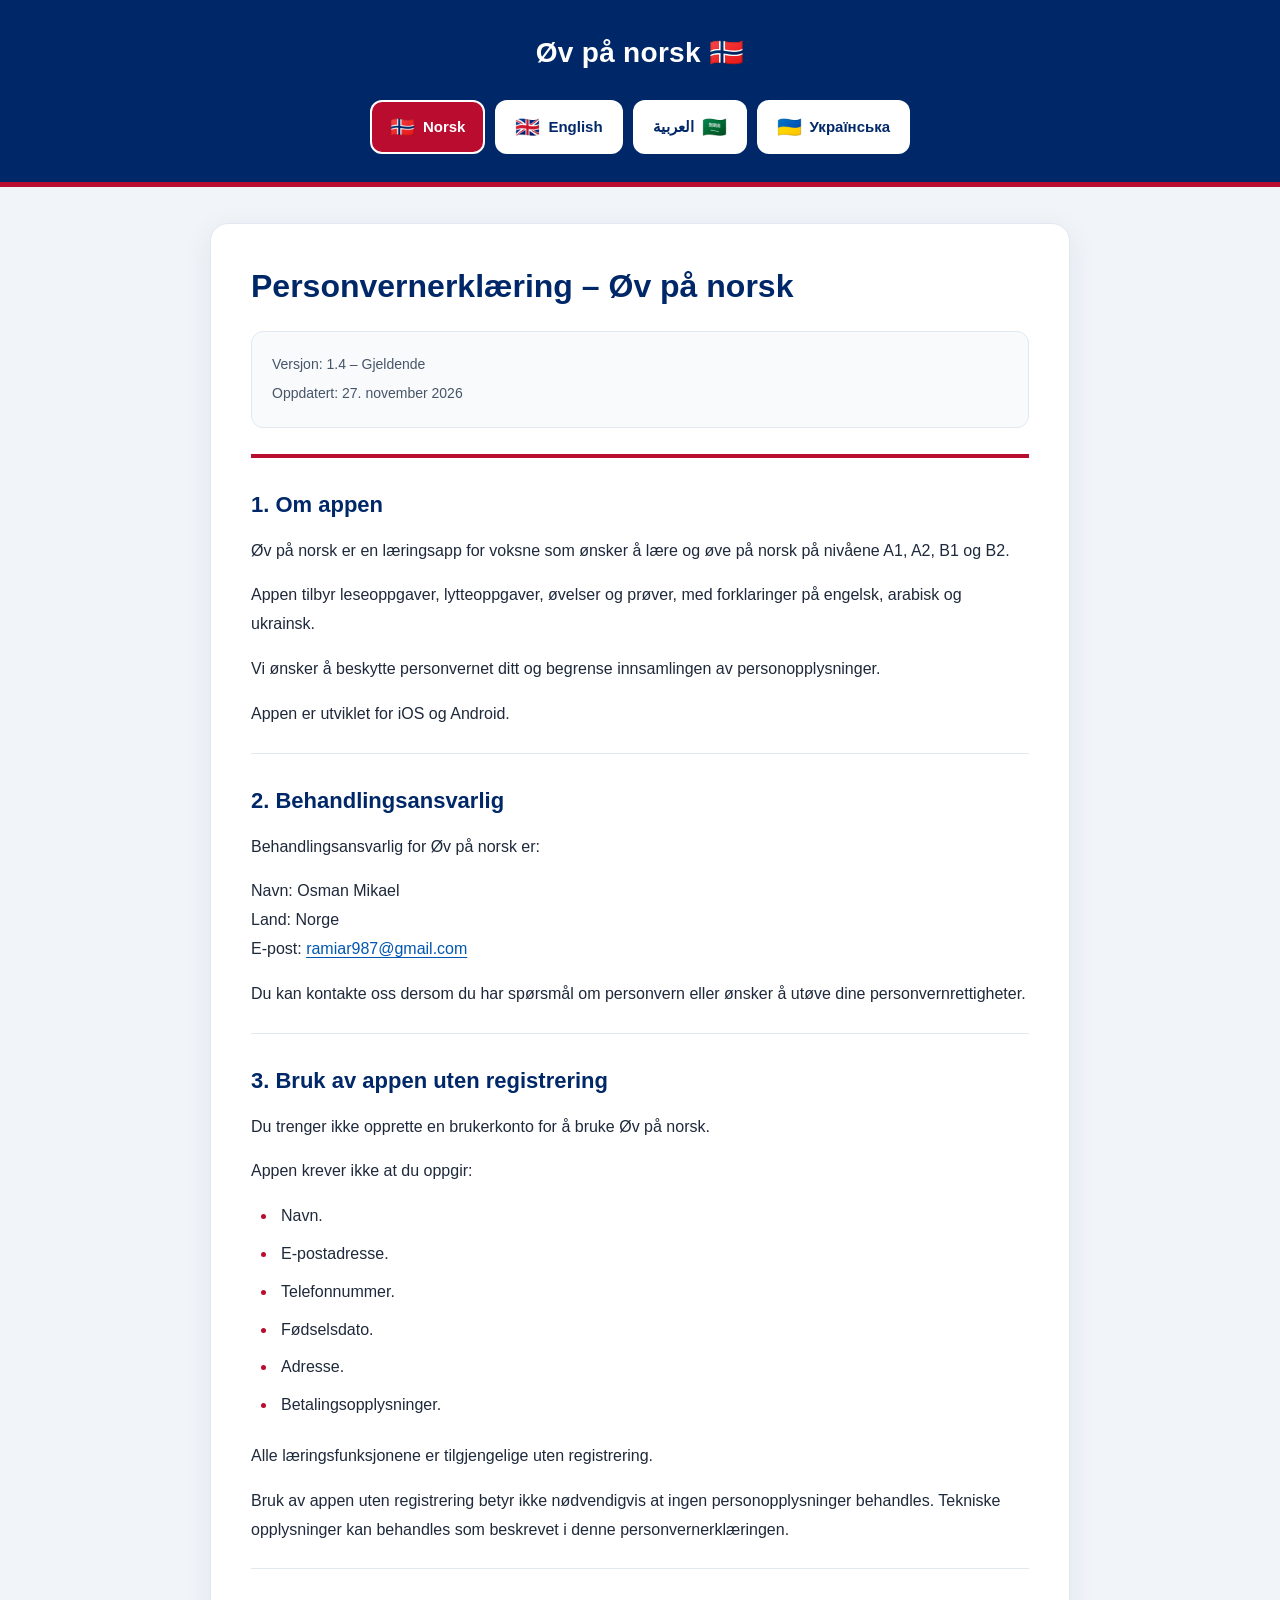
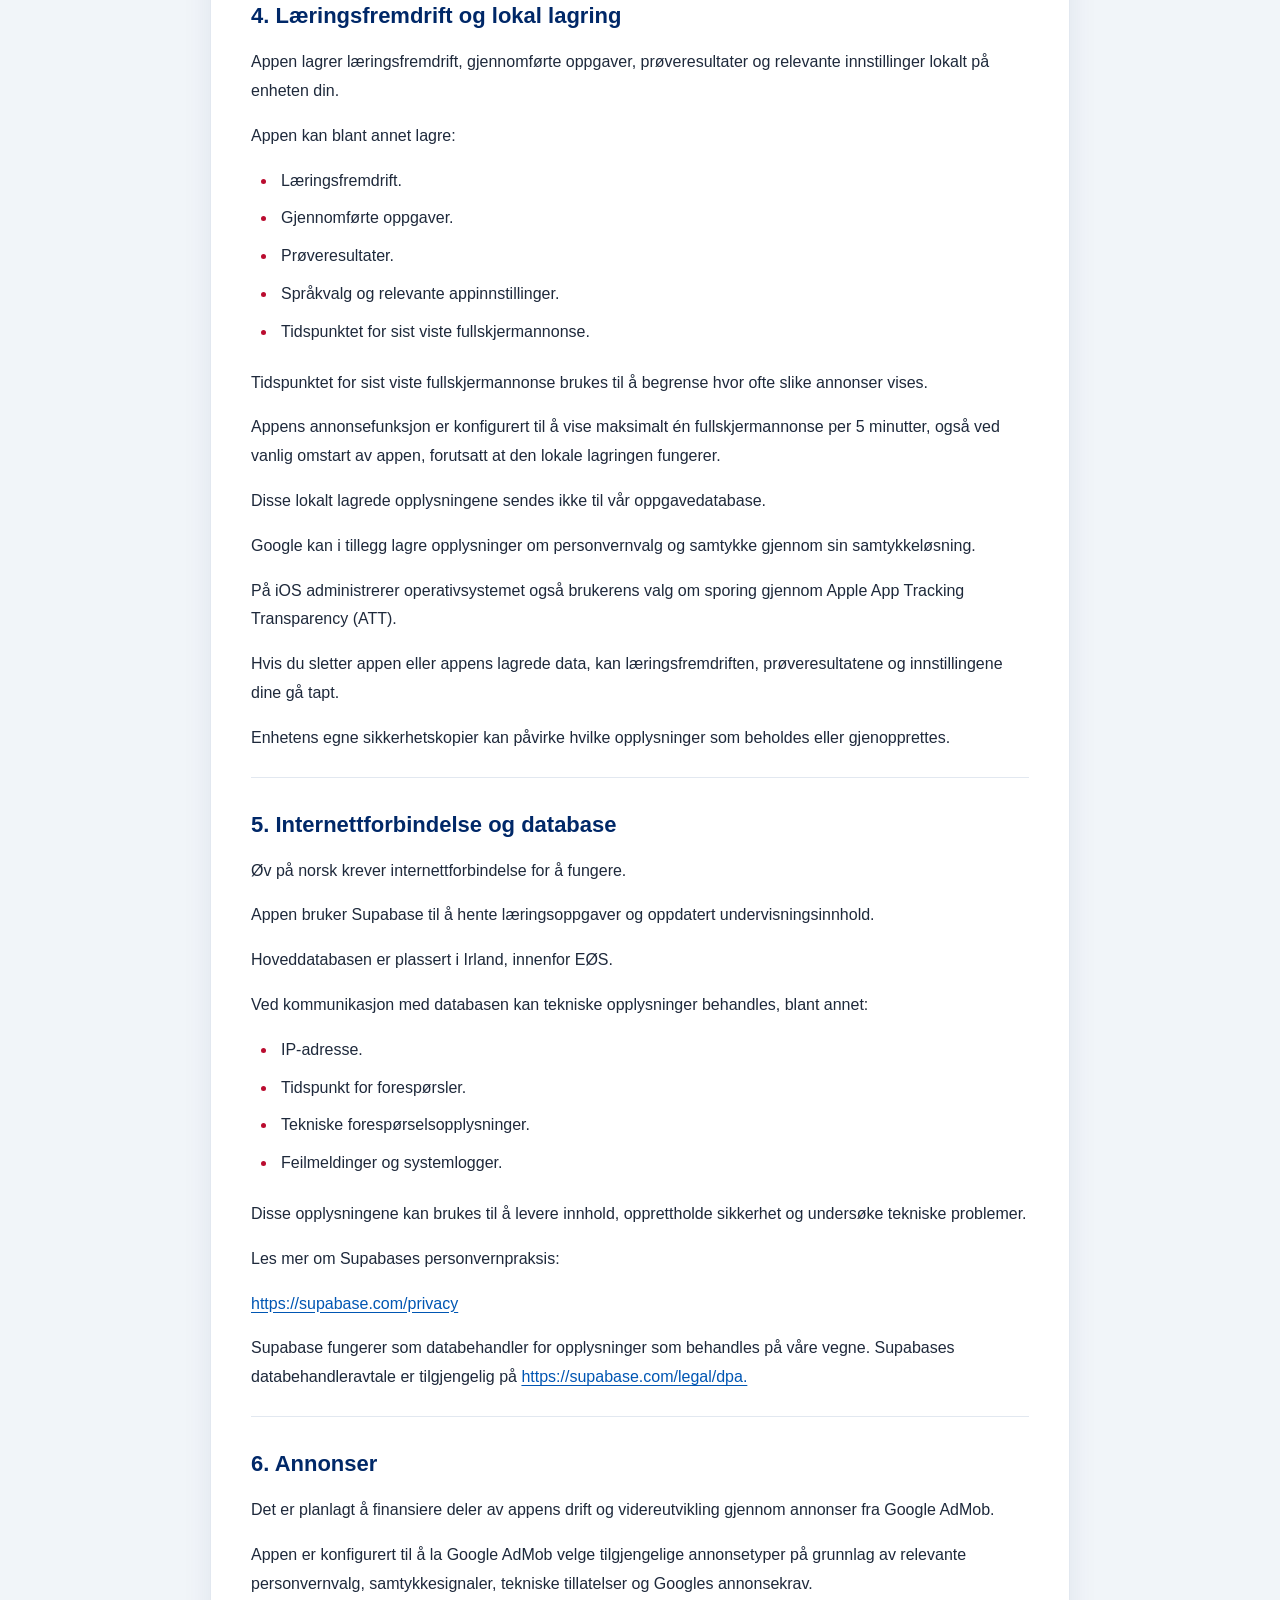
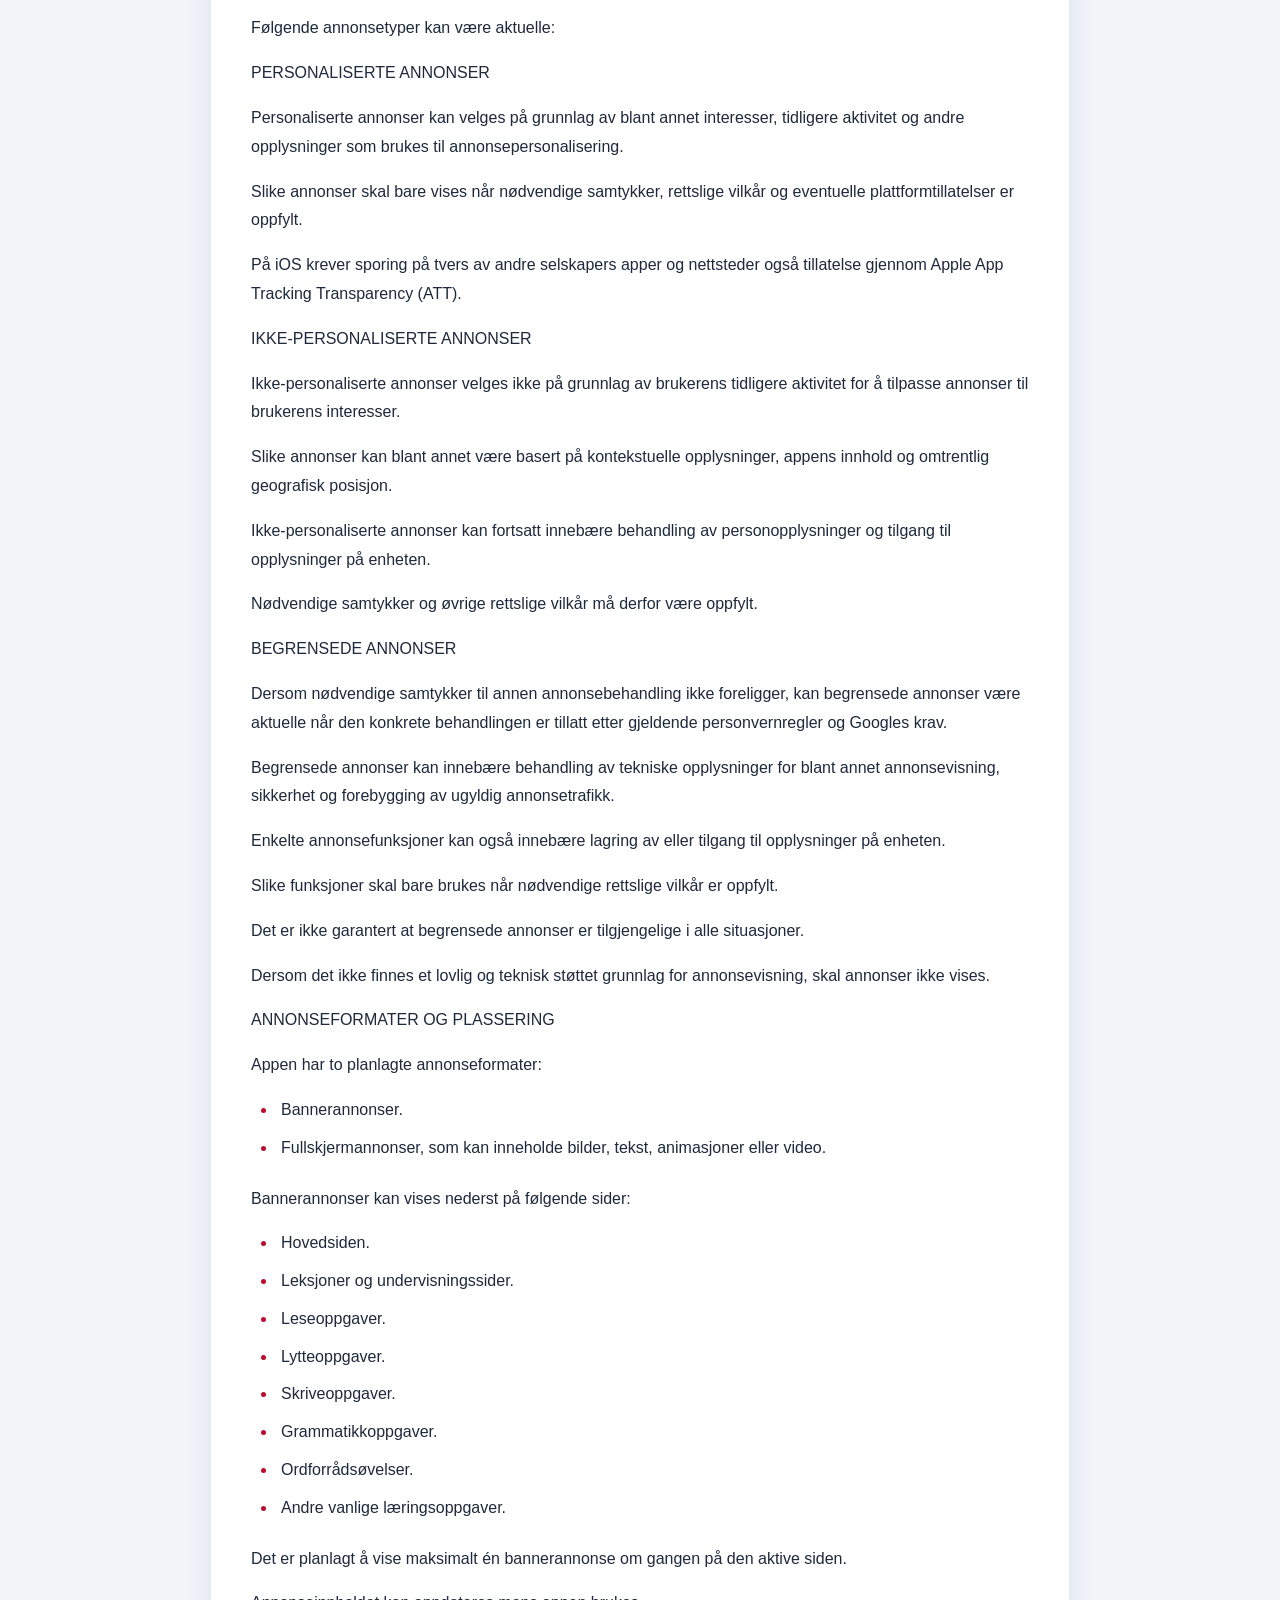
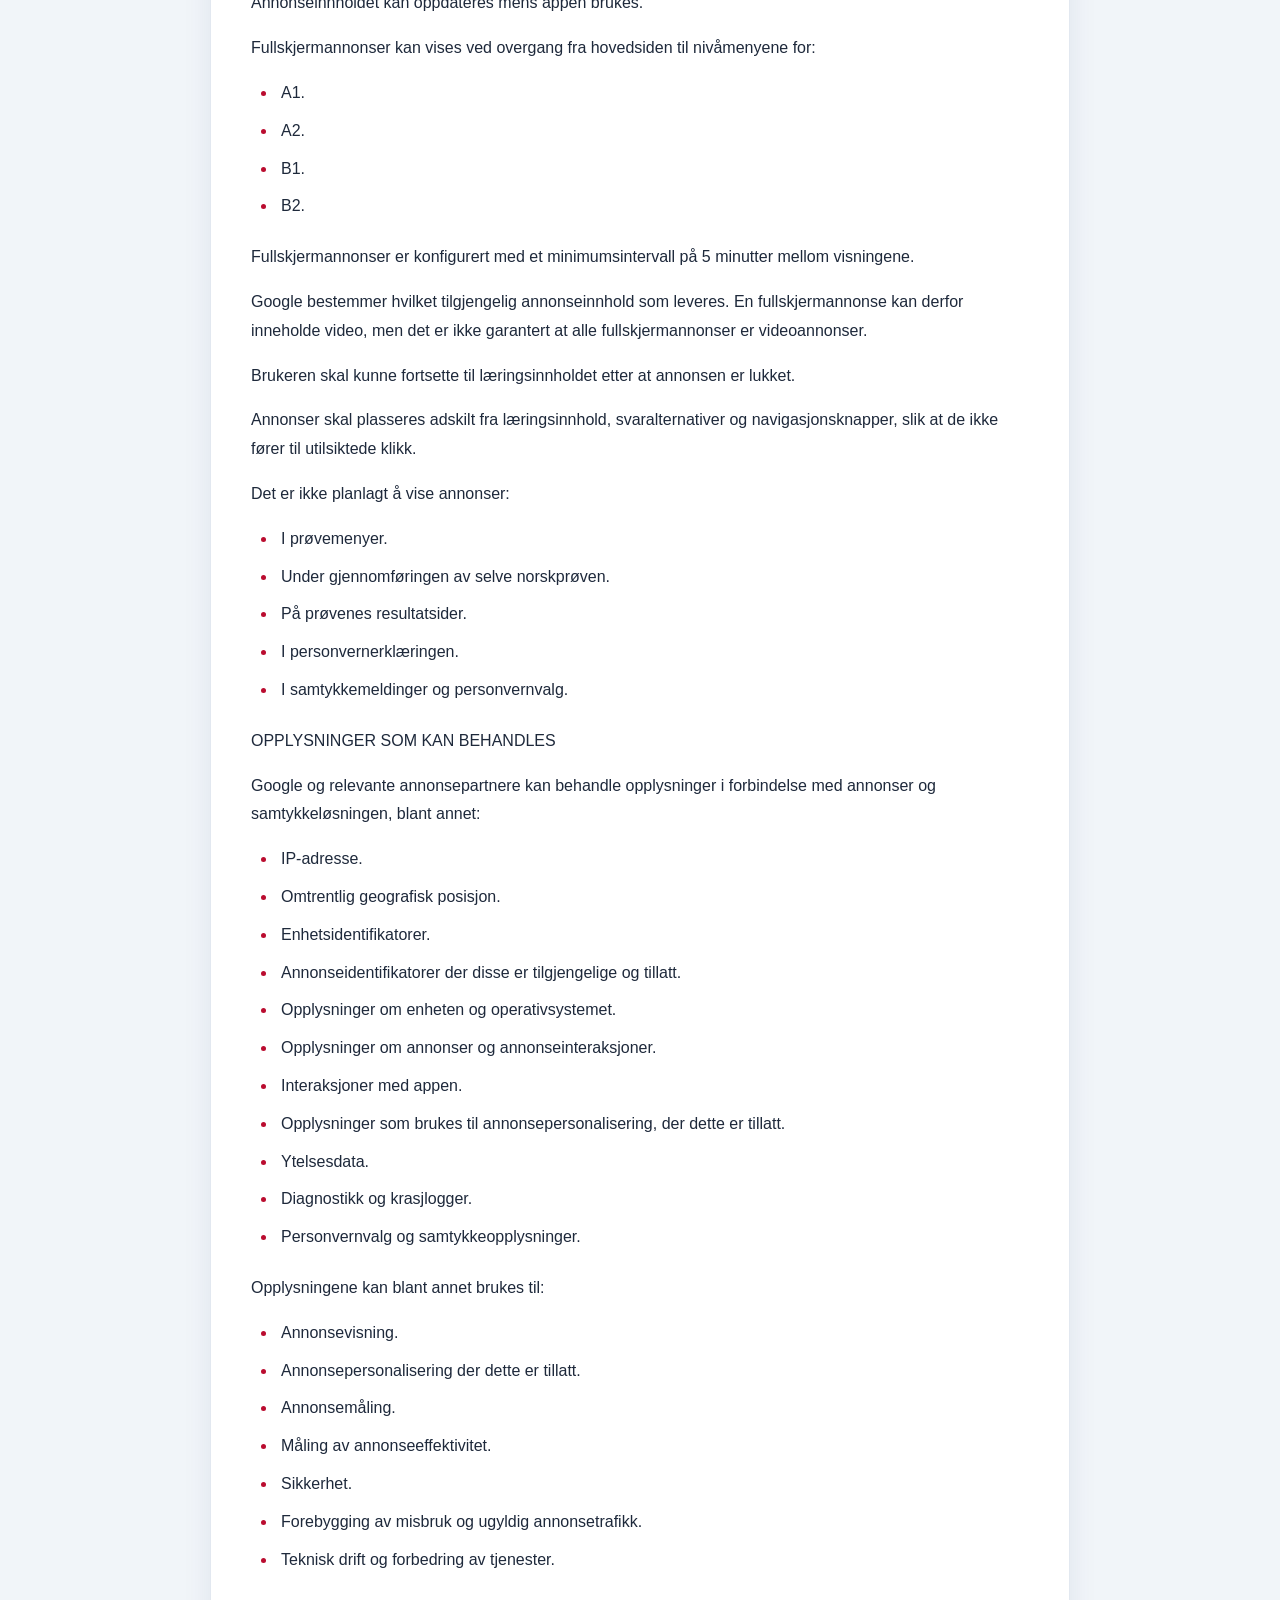
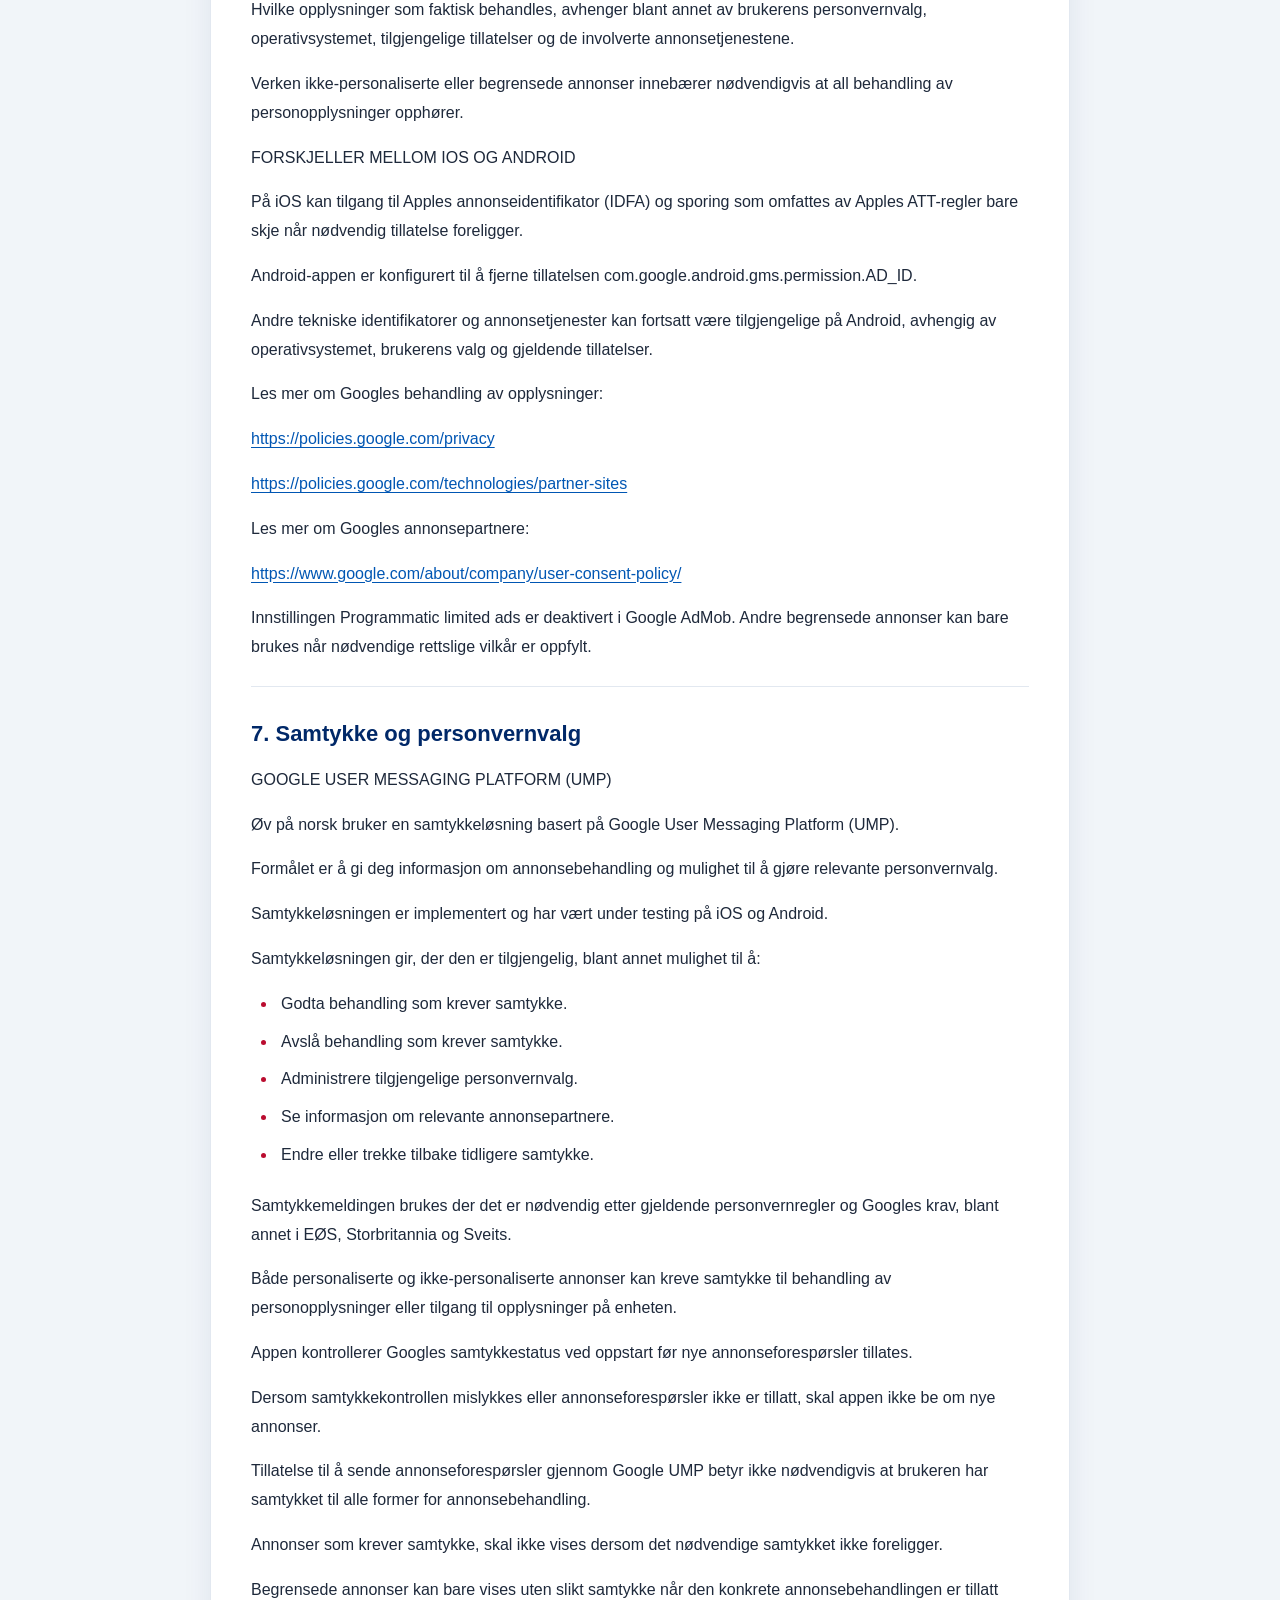
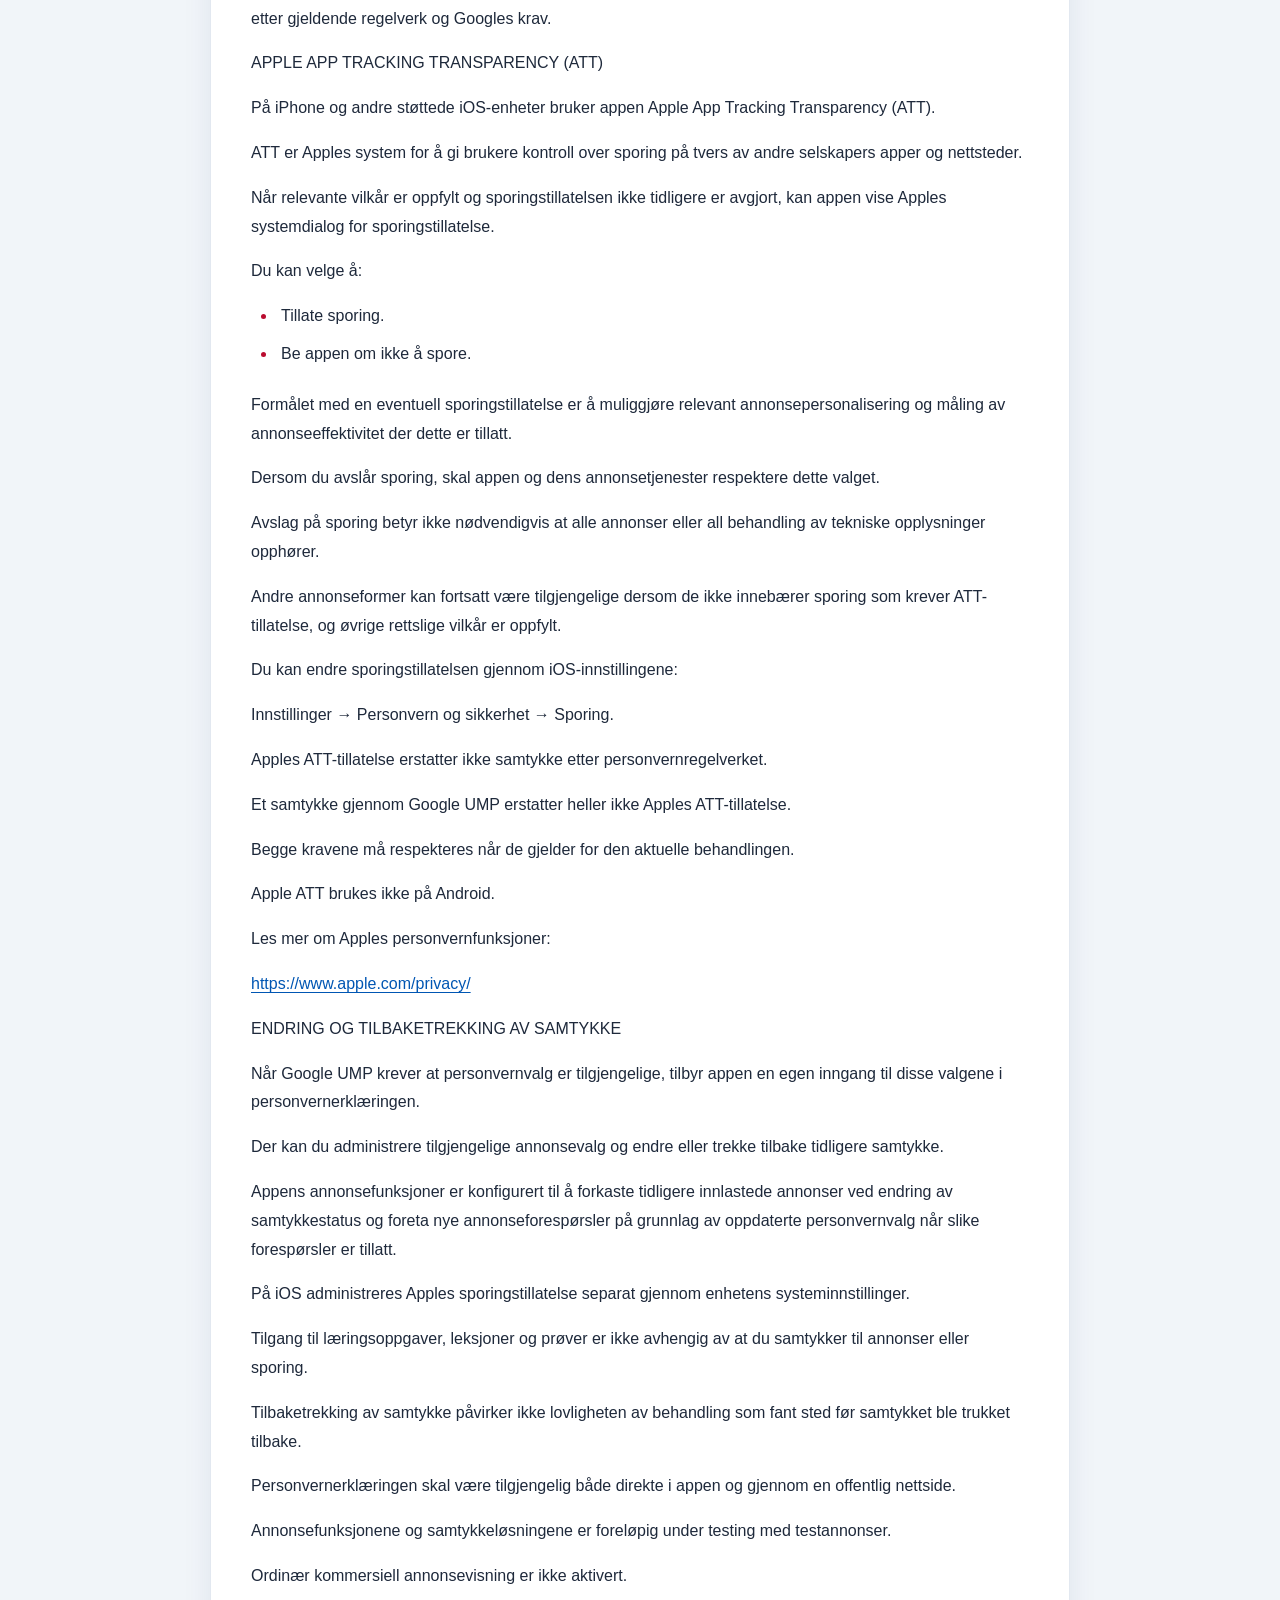
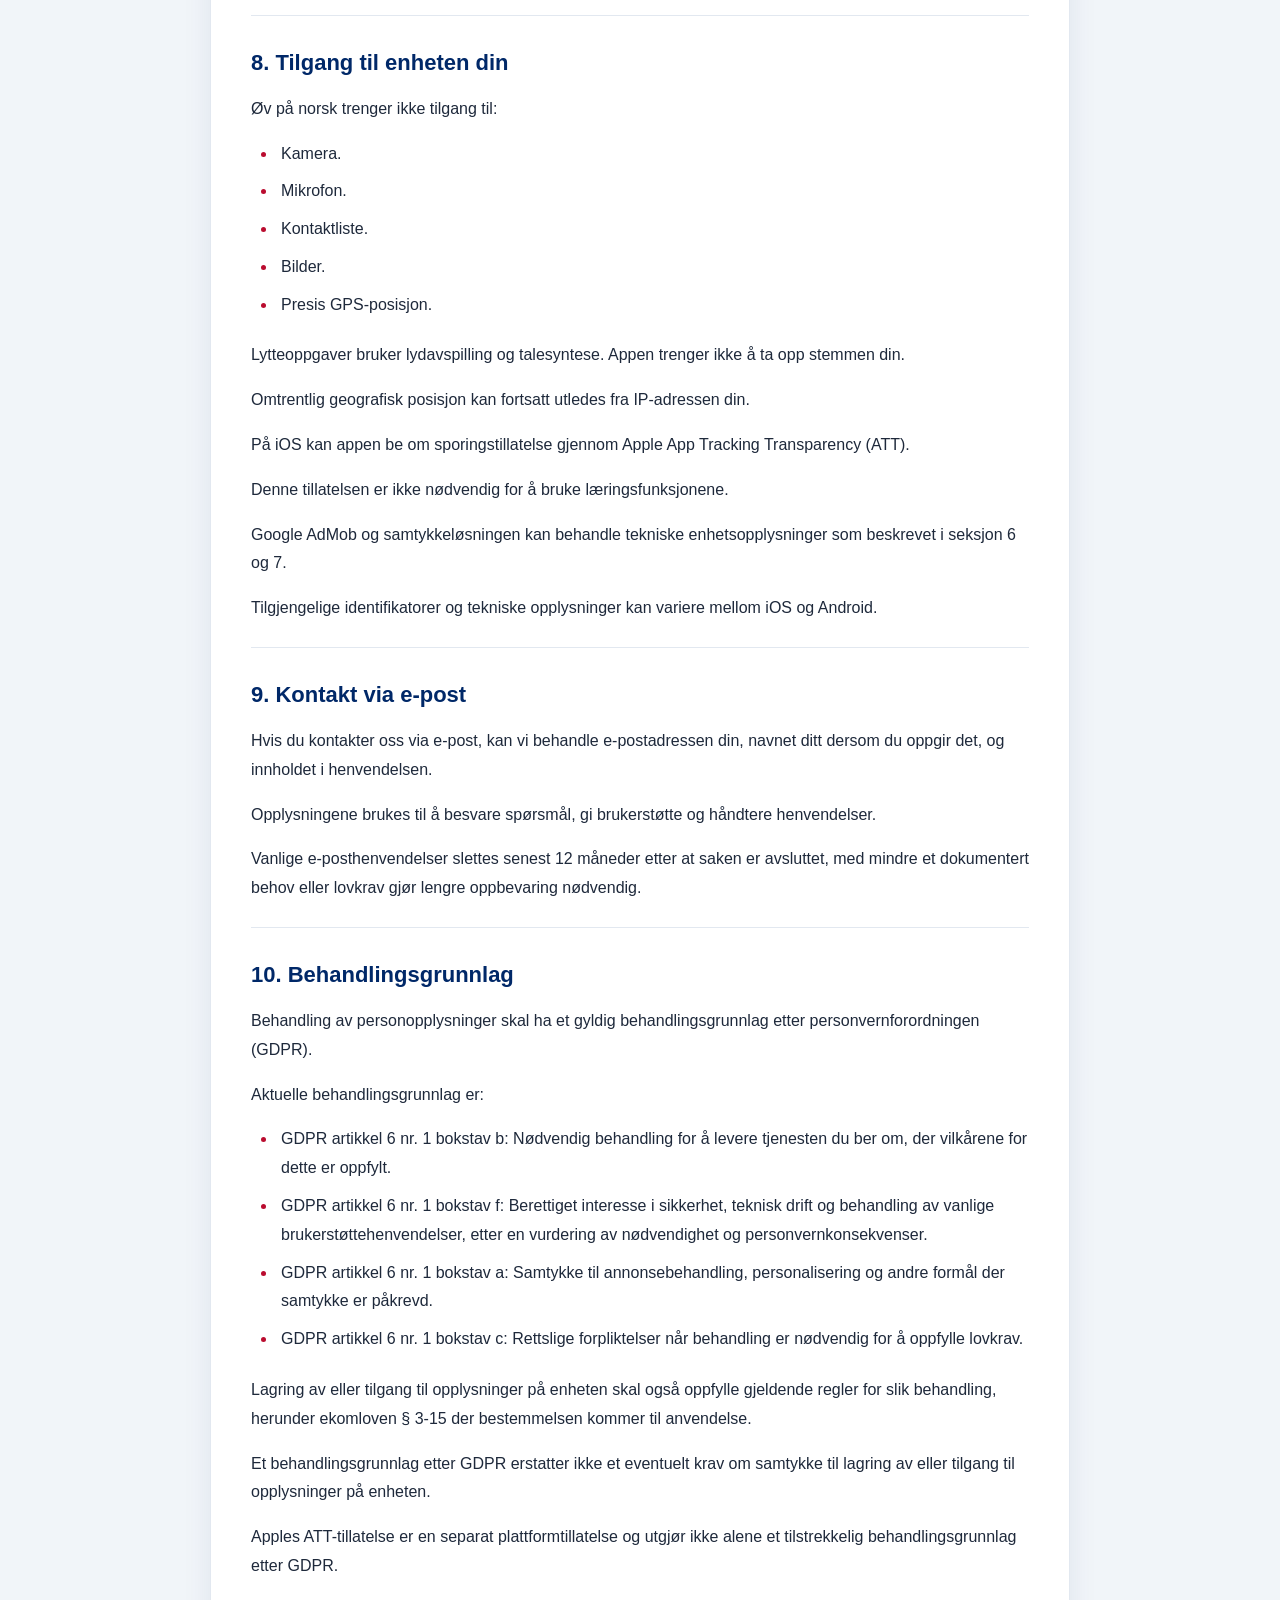
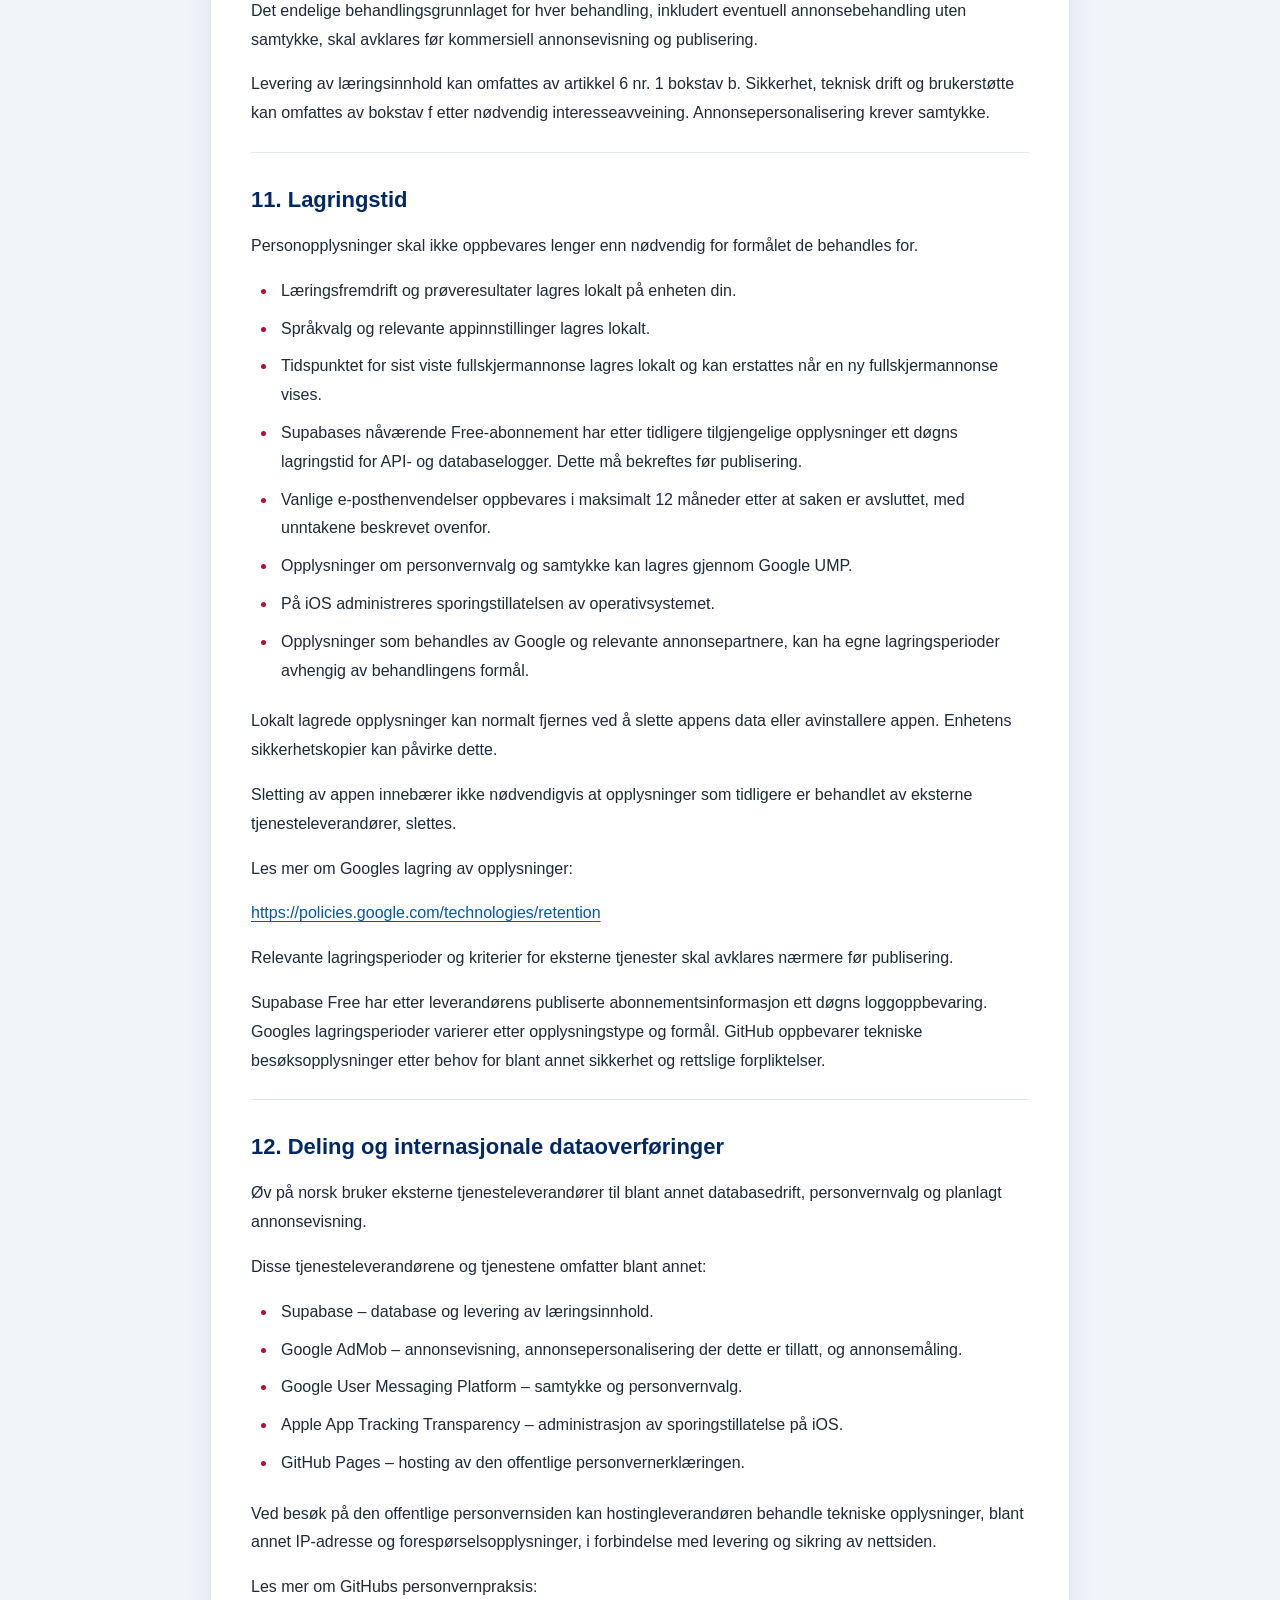
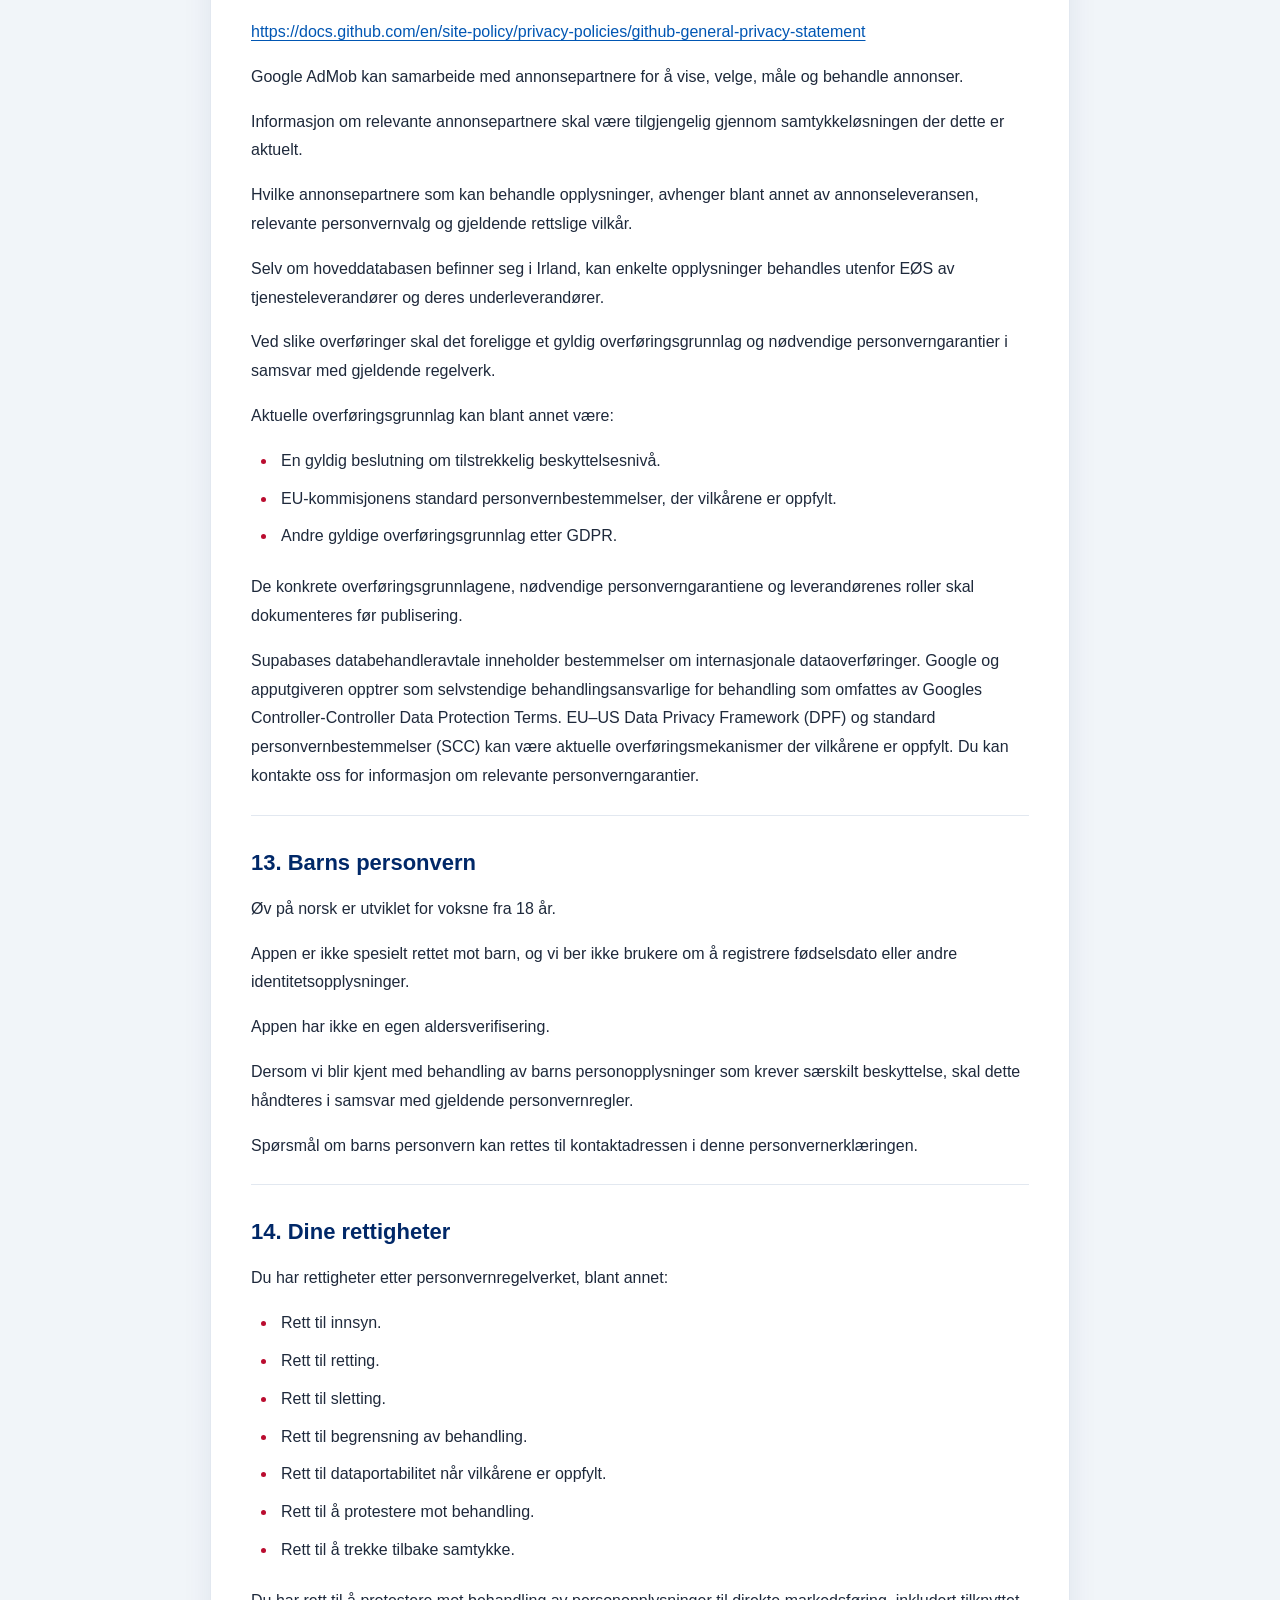
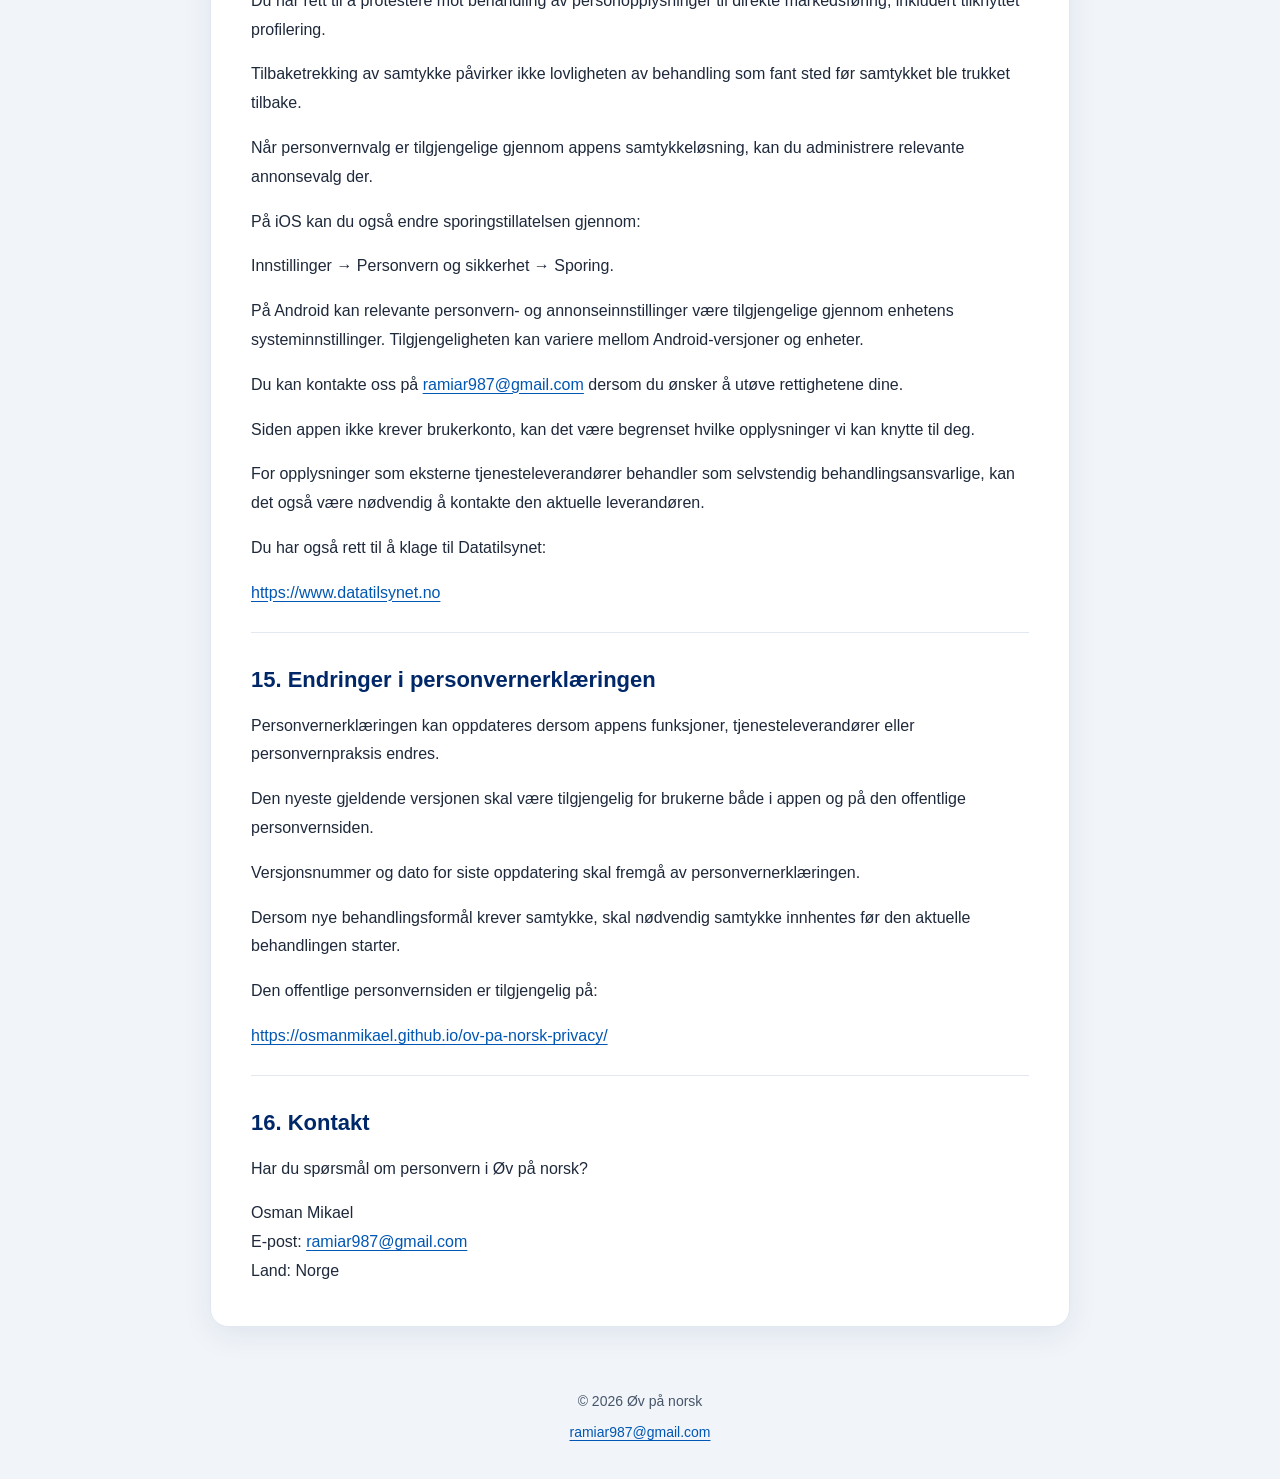
<file: no.html>
<!DOCTYPE html>
<html
  lang="no"
  dir="ltr"
>
<head>
  <meta charset="UTF-8">

  <meta
    name="viewport"
    content="width=device-width, initial-scale=1.0"
  >

  <meta name="robots" content="noindex, nofollow">

  <title>Personvernerklæring – Øv på norsk</title>

  <link rel="stylesheet" href="style.css">
</head>

<body>
  <header class="site-header">
    <div class="brand" dir="ltr">
      Øv på norsk 🇳🇴
    </div>

    <nav
      class="language-menu"
      aria-label="Velg språk"
    >

        <a
          href="no.html"
          lang="no"
          dir="ltr"
          class="language-link active"
          aria-current="page"
        >
          <span aria-hidden="true">🇳🇴</span>
          Norsk
        </a>


        <a
          href="en.html"
          lang="en"
          dir="ltr"
          class="language-link"

        >
          <span aria-hidden="true">🇬🇧</span>
          English
        </a>


        <a
          href="ar.html"
          lang="ar"
          dir="rtl"
          class="language-link"

        >
          <span aria-hidden="true">🇸🇦</span>
          العربية
        </a>


        <a
          href="uk.html"
          lang="uk"
          dir="ltr"
          class="language-link"

        >
          <span aria-hidden="true">🇺🇦</span>
          Українська
        </a>

    </nav>
  </header>

  <main class="container">
    <article class="privacy-document">
      <div class="document-heading">
        <h1>Personvernerklæring – Øv på norsk</h1>

        <div class="document-meta">
          <p>
            Versjon:
            1.4
            –
            Gjeldende
          </p>

          <p>
            Oppdatert:
            27. november 2026
          </p>
        </div>
      </div>


        <section
          class="privacy-section"
          id="section-1"
        >
          <h2>
            1.
            Om appen
          </h2>

          <p>Øv på norsk er en læringsapp for voksne som ønsker å lære og øve på norsk på nivåene A1, A2, B1 og B2.</p>
<p>Appen tilbyr leseoppgaver, lytteoppgaver, øvelser og prøver, med forklaringer på engelsk, arabisk og ukrainsk.</p>
<p>Vi ønsker å beskytte personvernet ditt og begrense innsamlingen av personopplysninger.</p>
<p>Appen er utviklet for iOS og Android.</p>
        </section>


        <section
          class="privacy-section"
          id="section-2"
        >
          <h2>
            2.
            Behandlingsansvarlig
          </h2>

          <p>Behandlingsansvarlig for Øv på norsk er:</p>
<p>Navn: Osman Mikael<br>Land: Norge<br>E-post: <a href="mailto:ramiar987@gmail.com" dir="ltr">ramiar987@gmail.com</a></p>
<p>Du kan kontakte oss dersom du har spørsmål om personvern eller ønsker å utøve dine personvernrettigheter.</p>
        </section>


        <section
          class="privacy-section"
          id="section-3"
        >
          <h2>
            3.
            Bruk av appen uten registrering
          </h2>

          <p>Du trenger ikke opprette en brukerkonto for å bruke Øv på norsk.</p>
<p>Appen krever ikke at du oppgir:</p>
<ul><li>Navn.</li><li>E-postadresse.</li><li>Telefonnummer.</li><li>Fødselsdato.</li><li>Adresse.</li><li>Betalingsopplysninger.</li></ul>
<p>Alle læringsfunksjonene er tilgjengelige uten registrering.</p>
<p>Bruk av appen uten registrering betyr ikke nødvendigvis at ingen personopplysninger behandles. Tekniske opplysninger kan behandles som beskrevet i denne personvernerklæringen.</p>
        </section>


        <section
          class="privacy-section"
          id="section-4"
        >
          <h2>
            4.
            Læringsfremdrift og lokal lagring
          </h2>

          <p>Appen lagrer læringsfremdrift, gjennomførte oppgaver, prøveresultater og relevante innstillinger lokalt på enheten din.</p>
<p>Appen kan blant annet lagre:</p>
<ul><li>Læringsfremdrift.</li><li>Gjennomførte oppgaver.</li><li>Prøveresultater.</li><li>Språkvalg og relevante appinnstillinger.</li><li>Tidspunktet for sist viste fullskjermannonse.</li></ul>
<p>Tidspunktet for sist viste fullskjermannonse brukes til å begrense hvor ofte slike annonser vises.</p>
<p>Appens annonsefunksjon er konfigurert til å vise maksimalt én fullskjermannonse per 5 minutter, også ved vanlig omstart av appen, forutsatt at den lokale lagringen fungerer.</p>
<p>Disse lokalt lagrede opplysningene sendes ikke til vår oppgavedatabase.</p>
<p>Google kan i tillegg lagre opplysninger om personvernvalg og samtykke gjennom sin samtykkeløsning.</p>
<p>På iOS administrerer operativsystemet også brukerens valg om sporing gjennom Apple App Tracking Transparency (ATT).</p>
<p>Hvis du sletter appen eller appens lagrede data, kan læringsfremdriften, prøveresultatene og innstillingene dine gå tapt.</p>
<p>Enhetens egne sikkerhetskopier kan påvirke hvilke opplysninger som beholdes eller gjenopprettes.</p>
        </section>


        <section
          class="privacy-section"
          id="section-5"
        >
          <h2>
            5.
            Internettforbindelse og database
          </h2>

          <p>Øv på norsk krever internettforbindelse for å fungere.</p>
<p>Appen bruker Supabase til å hente læringsoppgaver og oppdatert undervisningsinnhold.</p>
<p>Hoveddatabasen er plassert i Irland, innenfor EØS.</p>
<p>Ved kommunikasjon med databasen kan tekniske opplysninger behandles, blant annet:</p>
<ul><li>IP-adresse.</li><li>Tidspunkt for forespørsler.</li><li>Tekniske forespørselsopplysninger.</li><li>Feilmeldinger og systemlogger.</li></ul>
<p>Disse opplysningene kan brukes til å levere innhold, opprettholde sikkerhet og undersøke tekniske problemer.</p>
<p>Les mer om Supabases personvernpraksis:</p>
<p><a href="https://supabase.com/privacy" dir="ltr">https://supabase.com/privacy</a></p>
<p>Supabase fungerer som databehandler for opplysninger som behandles på våre vegne. Supabases databehandleravtale er tilgjengelig på <a href="https://supabase.com/legal/dpa." dir="ltr">https://supabase.com/legal/dpa.</a></p>
        </section>


        <section
          class="privacy-section"
          id="section-6"
        >
          <h2>
            6.
            Annonser
          </h2>

          <p>Det er planlagt å finansiere deler av appens drift og videreutvikling gjennom annonser fra Google AdMob.</p>
<p>Appen er konfigurert til å la Google AdMob velge tilgjengelige annonsetyper på grunnlag av relevante personvernvalg, samtykkesignaler, tekniske tillatelser og Googles annonsekrav.</p>
<p>Følgende annonsetyper kan være aktuelle:</p>
<p>PERSONALISERTE ANNONSER</p>
<p>Personaliserte annonser kan velges på grunnlag av blant annet interesser, tidligere aktivitet og andre opplysninger som brukes til annonsepersonalisering.</p>
<p>Slike annonser skal bare vises når nødvendige samtykker, rettslige vilkår og eventuelle plattformtillatelser er oppfylt.</p>
<p>På iOS krever sporing på tvers av andre selskapers apper og nettsteder også tillatelse gjennom Apple App Tracking Transparency (ATT).</p>
<p>IKKE-PERSONALISERTE ANNONSER</p>
<p>Ikke-personaliserte annonser velges ikke på grunnlag av brukerens tidligere aktivitet for å tilpasse annonser til brukerens interesser.</p>
<p>Slike annonser kan blant annet være basert på kontekstuelle opplysninger, appens innhold og omtrentlig geografisk posisjon.</p>
<p>Ikke-personaliserte annonser kan fortsatt innebære behandling av personopplysninger og tilgang til opplysninger på enheten.</p>
<p>Nødvendige samtykker og øvrige rettslige vilkår må derfor være oppfylt.</p>
<p>BEGRENSEDE ANNONSER</p>
<p>Dersom nødvendige samtykker til annen annonsebehandling ikke foreligger, kan begrensede annonser være aktuelle når den konkrete behandlingen er tillatt etter gjeldende personvernregler og Googles krav.</p>
<p>Begrensede annonser kan innebære behandling av tekniske opplysninger for blant annet annonsevisning, sikkerhet og forebygging av ugyldig annonsetrafikk.</p>
<p>Enkelte annonsefunksjoner kan også innebære lagring av eller tilgang til opplysninger på enheten.</p>
<p>Slike funksjoner skal bare brukes når nødvendige rettslige vilkår er oppfylt.</p>
<p>Det er ikke garantert at begrensede annonser er tilgjengelige i alle situasjoner.</p>
<p>Dersom det ikke finnes et lovlig og teknisk støttet grunnlag for annonsevisning, skal annonser ikke vises.</p>
<p>ANNONSEFORMATER OG PLASSERING</p>
<p>Appen har to planlagte annonseformater:</p>
<ul><li>Bannerannonser.</li><li>Fullskjermannonser, som kan inneholde bilder, tekst, animasjoner eller video.</li></ul>
<p>Bannerannonser kan vises nederst på følgende sider:</p>
<ul><li>Hovedsiden.</li><li>Leksjoner og undervisningssider.</li><li>Leseoppgaver.</li><li>Lytteoppgaver.</li><li>Skriveoppgaver.</li><li>Grammatikkoppgaver.</li><li>Ordforrådsøvelser.</li><li>Andre vanlige læringsoppgaver.</li></ul>
<p>Det er planlagt å vise maksimalt én bannerannonse om gangen på den aktive siden.</p>
<p>Annonseinnholdet kan oppdateres mens appen brukes.</p>
<p>Fullskjermannonser kan vises ved overgang fra hovedsiden til nivåmenyene for:</p>
<ul><li>A1.</li><li>A2.</li><li>B1.</li><li>B2.</li></ul>
<p>Fullskjermannonser er konfigurert med et minimumsintervall på 5 minutter mellom visningene.</p>
<p>Google bestemmer hvilket tilgjengelig annonseinnhold som leveres. En fullskjermannonse kan derfor inneholde video, men det er ikke garantert at alle fullskjermannonser er videoannonser.</p>
<p>Brukeren skal kunne fortsette til læringsinnholdet etter at annonsen er lukket.</p>
<p>Annonser skal plasseres adskilt fra læringsinnhold, svaralternativer og navigasjonsknapper, slik at de ikke fører til utilsiktede klikk.</p>
<p>Det er ikke planlagt å vise annonser:</p>
<ul><li>I prøvemenyer.</li><li>Under gjennomføringen av selve norskprøven.</li><li>På prøvenes resultatsider.</li><li>I personvernerklæringen.</li><li>I samtykkemeldinger og personvernvalg.</li></ul>
<p>OPPLYSNINGER SOM KAN BEHANDLES</p>
<p>Google og relevante annonsepartnere kan behandle opplysninger i forbindelse med annonser og samtykkeløsningen, blant annet:</p>
<ul><li>IP-adresse.</li><li>Omtrentlig geografisk posisjon.</li><li>Enhetsidentifikatorer.</li><li>Annonseidentifikatorer der disse er tilgjengelige og tillatt.</li><li>Opplysninger om enheten og operativsystemet.</li><li>Opplysninger om annonser og annonseinteraksjoner.</li><li>Interaksjoner med appen.</li><li>Opplysninger som brukes til annonsepersonalisering, der dette er tillatt.</li><li>Ytelsesdata.</li><li>Diagnostikk og krasjlogger.</li><li>Personvernvalg og samtykkeopplysninger.</li></ul>
<p>Opplysningene kan blant annet brukes til:</p>
<ul><li>Annonsevisning.</li><li>Annonsepersonalisering der dette er tillatt.</li><li>Annonsemåling.</li><li>Måling av annonseeffektivitet.</li><li>Sikkerhet.</li><li>Forebygging av misbruk og ugyldig annonsetrafikk.</li><li>Teknisk drift og forbedring av tjenester.</li></ul>
<p>Hvilke opplysninger som faktisk behandles, avhenger blant annet av brukerens personvernvalg, operativsystemet, tilgjengelige tillatelser og de involverte annonsetjenestene.</p>
<p>Verken ikke-personaliserte eller begrensede annonser innebærer nødvendigvis at all behandling av personopplysninger opphører.</p>
<p>FORSKJELLER MELLOM IOS OG ANDROID</p>
<p>På iOS kan tilgang til Apples annonseidentifikator (IDFA) og sporing som omfattes av Apples ATT-regler bare skje når nødvendig tillatelse foreligger.</p>
<p>Android-appen er konfigurert til å fjerne tillatelsen com.google.android.gms.permission.AD_ID.</p>
<p>Andre tekniske identifikatorer og annonsetjenester kan fortsatt være tilgjengelige på Android, avhengig av operativsystemet, brukerens valg og gjeldende tillatelser.</p>
<p>Les mer om Googles behandling av opplysninger:</p>
<p><a href="https://policies.google.com/privacy" dir="ltr">https://policies.google.com/privacy</a></p>
<p><a href="https://policies.google.com/technologies/partner-sites" dir="ltr">https://policies.google.com/technologies/partner-sites</a></p>
<p>Les mer om Googles annonsepartnere:</p>
<p><a href="https://www.google.com/about/company/user-consent-policy/" dir="ltr">https://www.google.com/about/company/user-consent-policy/</a></p>
<p>Innstillingen Programmatic limited ads er deaktivert i Google AdMob. Andre begrensede annonser kan bare brukes når nødvendige rettslige vilkår er oppfylt.</p>
        </section>


        <section
          class="privacy-section"
          id="section-7"
        >
          <h2>
            7.
            Samtykke og personvernvalg
          </h2>

          <p>GOOGLE USER MESSAGING PLATFORM (UMP)</p>
<p>Øv på norsk bruker en samtykkeløsning basert på Google User Messaging Platform (UMP).</p>
<p>Formålet er å gi deg informasjon om annonsebehandling og mulighet til å gjøre relevante personvernvalg.</p>
<p>Samtykkeløsningen er implementert og har vært under testing på iOS og Android.</p>
<p>Samtykkeløsningen gir, der den er tilgjengelig, blant annet mulighet til å:</p>
<ul><li>Godta behandling som krever samtykke.</li><li>Avslå behandling som krever samtykke.</li><li>Administrere tilgjengelige personvernvalg.</li><li>Se informasjon om relevante annonsepartnere.</li><li>Endre eller trekke tilbake tidligere samtykke.</li></ul>
<p>Samtykkemeldingen brukes der det er nødvendig etter gjeldende personvernregler og Googles krav, blant annet i EØS, Storbritannia og Sveits.</p>
<p>Både personaliserte og ikke-personaliserte annonser kan kreve samtykke til behandling av personopplysninger eller tilgang til opplysninger på enheten.</p>
<p>Appen kontrollerer Googles samtykkestatus ved oppstart før nye annonseforespørsler tillates.</p>
<p>Dersom samtykkekontrollen mislykkes eller annonseforespørsler ikke er tillatt, skal appen ikke be om nye annonser.</p>
<p>Tillatelse til å sende annonseforespørsler gjennom Google UMP betyr ikke nødvendigvis at brukeren har samtykket til alle former for annonsebehandling.</p>
<p>Annonser som krever samtykke, skal ikke vises dersom det nødvendige samtykket ikke foreligger.</p>
<p>Begrensede annonser kan bare vises uten slikt samtykke når den konkrete annonsebehandlingen er tillatt etter gjeldende regelverk og Googles krav.</p>
<p>APPLE APP TRACKING TRANSPARENCY (ATT)</p>
<p>På iPhone og andre støttede iOS-enheter bruker appen Apple App Tracking Transparency (ATT).</p>
<p>ATT er Apples system for å gi brukere kontroll over sporing på tvers av andre selskapers apper og nettsteder.</p>
<p>Når relevante vilkår er oppfylt og sporingstillatelsen ikke tidligere er avgjort, kan appen vise Apples systemdialog for sporingstillatelse.</p>
<p>Du kan velge å:</p>
<ul><li>Tillate sporing.</li><li>Be appen om ikke å spore.</li></ul>
<p>Formålet med en eventuell sporingstillatelse er å muliggjøre relevant annonsepersonalisering og måling av annonseeffektivitet der dette er tillatt.</p>
<p>Dersom du avslår sporing, skal appen og dens annonsetjenester respektere dette valget.</p>
<p>Avslag på sporing betyr ikke nødvendigvis at alle annonser eller all behandling av tekniske opplysninger opphører.</p>
<p>Andre annonseformer kan fortsatt være tilgjengelige dersom de ikke innebærer sporing som krever ATT-tillatelse, og øvrige rettslige vilkår er oppfylt.</p>
<p>Du kan endre sporingstillatelsen gjennom iOS-innstillingene:</p>
<p>Innstillinger → Personvern og sikkerhet → Sporing.</p>
<p>Apples ATT-tillatelse erstatter ikke samtykke etter personvernregelverket.</p>
<p>Et samtykke gjennom Google UMP erstatter heller ikke Apples ATT-tillatelse.</p>
<p>Begge kravene må respekteres når de gjelder for den aktuelle behandlingen.</p>
<p>Apple ATT brukes ikke på Android.</p>
<p>Les mer om Apples personvernfunksjoner:</p>
<p><a href="https://www.apple.com/privacy/" dir="ltr">https://www.apple.com/privacy/</a></p>
<p>ENDRING OG TILBAKETREKKING AV SAMTYKKE</p>
<p>Når Google UMP krever at personvernvalg er tilgjengelige, tilbyr appen en egen inngang til disse valgene i personvernerklæringen.</p>
<p>Der kan du administrere tilgjengelige annonsevalg og endre eller trekke tilbake tidligere samtykke.</p>
<p>Appens annonsefunksjoner er konfigurert til å forkaste tidligere innlastede annonser ved endring av samtykkestatus og foreta nye annonseforespørsler på grunnlag av oppdaterte personvernvalg når slike forespørsler er tillatt.</p>
<p>På iOS administreres Apples sporingstillatelse separat gjennom enhetens systeminnstillinger.</p>
<p>Tilgang til læringsoppgaver, leksjoner og prøver er ikke avhengig av at du samtykker til annonser eller sporing.</p>
<p>Tilbaketrekking av samtykke påvirker ikke lovligheten av behandling som fant sted før samtykket ble trukket tilbake.</p>
<p>Personvernerklæringen skal være tilgjengelig både direkte i appen og gjennom en offentlig nettside.</p>
<p>Annonsefunksjonene og samtykkeløsningene er foreløpig under testing med testannonser.</p>
<p>Ordinær kommersiell annonsevisning er ikke aktivert.</p>
        </section>


        <section
          class="privacy-section"
          id="section-8"
        >
          <h2>
            8.
            Tilgang til enheten din
          </h2>

          <p>Øv på norsk trenger ikke tilgang til:</p>
<ul><li>Kamera.</li><li>Mikrofon.</li><li>Kontaktliste.</li><li>Bilder.</li><li>Presis GPS-posisjon.</li></ul>
<p>Lytteoppgaver bruker lydavspilling og talesyntese. Appen trenger ikke å ta opp stemmen din.</p>
<p>Omtrentlig geografisk posisjon kan fortsatt utledes fra IP-adressen din.</p>
<p>På iOS kan appen be om sporingstillatelse gjennom Apple App Tracking Transparency (ATT).</p>
<p>Denne tillatelsen er ikke nødvendig for å bruke læringsfunksjonene.</p>
<p>Google AdMob og samtykkeløsningen kan behandle tekniske enhetsopplysninger som beskrevet i seksjon 6 og 7.</p>
<p>Tilgjengelige identifikatorer og tekniske opplysninger kan variere mellom iOS og Android.</p>
        </section>


        <section
          class="privacy-section"
          id="section-9"
        >
          <h2>
            9.
            Kontakt via e-post
          </h2>

          <p>Hvis du kontakter oss via e-post, kan vi behandle e-postadressen din, navnet ditt dersom du oppgir det, og innholdet i henvendelsen.</p>
<p>Opplysningene brukes til å besvare spørsmål, gi brukerstøtte og håndtere henvendelser.</p>
<p>Vanlige e-posthenvendelser slettes senest 12 måneder etter at saken er avsluttet, med mindre et dokumentert behov eller lovkrav gjør lengre oppbevaring nødvendig.</p>
        </section>


        <section
          class="privacy-section"
          id="section-10"
        >
          <h2>
            10.
            Behandlingsgrunnlag
          </h2>

          <p>Behandling av personopplysninger skal ha et gyldig behandlingsgrunnlag etter personvernforordningen (GDPR).</p>
<p>Aktuelle behandlingsgrunnlag er:</p>
<ul><li>GDPR artikkel 6 nr. 1 bokstav b: Nødvendig behandling for å levere tjenesten du ber om, der vilkårene for dette er oppfylt.</li><li>GDPR artikkel 6 nr. 1 bokstav f: Berettiget interesse i sikkerhet, teknisk drift og behandling av vanlige brukerstøttehenvendelser, etter en vurdering av nødvendighet og personvernkonsekvenser.</li><li>GDPR artikkel 6 nr. 1 bokstav a: Samtykke til annonsebehandling, personalisering og andre formål der samtykke er påkrevd.</li><li>GDPR artikkel 6 nr. 1 bokstav c: Rettslige forpliktelser når behandling er nødvendig for å oppfylle lovkrav.</li></ul>
<p>Lagring av eller tilgang til opplysninger på enheten skal også oppfylle gjeldende regler for slik behandling, herunder ekomloven § 3-15 der bestemmelsen kommer til anvendelse.</p>
<p>Et behandlingsgrunnlag etter GDPR erstatter ikke et eventuelt krav om samtykke til lagring av eller tilgang til opplysninger på enheten.</p>
<p>Apples ATT-tillatelse er en separat plattformtillatelse og utgjør ikke alene et tilstrekkelig behandlingsgrunnlag etter GDPR.</p>
<p>Det endelige behandlingsgrunnlaget for hver behandling, inkludert eventuell annonsebehandling uten samtykke, skal avklares før kommersiell annonsevisning og publisering.</p>
<p>Levering av læringsinnhold kan omfattes av artikkel 6 nr. 1 bokstav b. Sikkerhet, teknisk drift og brukerstøtte kan omfattes av bokstav f etter nødvendig interesseavveining. Annonsepersonalisering krever samtykke.</p>
        </section>


        <section
          class="privacy-section"
          id="section-11"
        >
          <h2>
            11.
            Lagringstid
          </h2>

          <p>Personopplysninger skal ikke oppbevares lenger enn nødvendig for formålet de behandles for.</p>
<ul><li>Læringsfremdrift og prøveresultater lagres lokalt på enheten din.</li><li>Språkvalg og relevante appinnstillinger lagres lokalt.</li><li>Tidspunktet for sist viste fullskjermannonse lagres lokalt og kan erstattes når en ny fullskjermannonse vises.</li><li>Supabases nåværende Free-abonnement har etter tidligere tilgjengelige opplysninger ett døgns lagringstid for API- og databaselogger. Dette må bekreftes før publisering.</li><li>Vanlige e-posthenvendelser oppbevares i maksimalt 12 måneder etter at saken er avsluttet, med unntakene beskrevet ovenfor.</li><li>Opplysninger om personvernvalg og samtykke kan lagres gjennom Google UMP.</li><li>På iOS administreres sporingstillatelsen av operativsystemet.</li><li>Opplysninger som behandles av Google og relevante annonsepartnere, kan ha egne lagringsperioder avhengig av behandlingens formål.</li></ul>
<p>Lokalt lagrede opplysninger kan normalt fjernes ved å slette appens data eller avinstallere appen. Enhetens sikkerhetskopier kan påvirke dette.</p>
<p>Sletting av appen innebærer ikke nødvendigvis at opplysninger som tidligere er behandlet av eksterne tjenesteleverandører, slettes.</p>
<p>Les mer om Googles lagring av opplysninger:</p>
<p><a href="https://policies.google.com/technologies/retention" dir="ltr">https://policies.google.com/technologies/retention</a></p>
<p>Relevante lagringsperioder og kriterier for eksterne tjenester skal avklares nærmere før publisering.</p>
<p>Supabase Free har etter leverandørens publiserte abonnementsinformasjon ett døgns loggoppbevaring. Googles lagringsperioder varierer etter opplysningstype og formål. GitHub oppbevarer tekniske besøksopplysninger etter behov for blant annet sikkerhet og rettslige forpliktelser.</p>
        </section>


        <section
          class="privacy-section"
          id="section-12"
        >
          <h2>
            12.
            Deling og internasjonale dataoverføringer
          </h2>

          <p>Øv på norsk bruker eksterne tjenesteleverandører til blant annet databasedrift, personvernvalg og planlagt annonsevisning.</p>
<p>Disse tjenesteleverandørene og tjenestene omfatter blant annet:</p>
<ul><li>Supabase – database og levering av læringsinnhold.</li><li>Google AdMob – annonsevisning, annonsepersonalisering der dette er tillatt, og annonsemåling.</li><li>Google User Messaging Platform – samtykke og personvernvalg.</li><li>Apple App Tracking Transparency – administrasjon av sporingstillatelse på iOS.</li><li>GitHub Pages – hosting av den offentlige personvernerklæringen.</li></ul>
<p>Ved besøk på den offentlige personvernsiden kan hostingleverandøren behandle tekniske opplysninger, blant annet IP-adresse og forespørselsopplysninger, i forbindelse med levering og sikring av nettsiden.</p>
<p>Les mer om GitHubs personvernpraksis:</p>
<p><a href="https://docs.github.com/en/site-policy/privacy-policies/github-general-privacy-statement" dir="ltr">https://docs.github.com/en/site-policy/privacy-policies/github-general-privacy-statement</a></p>
<p>Google AdMob kan samarbeide med annonsepartnere for å vise, velge, måle og behandle annonser.</p>
<p>Informasjon om relevante annonsepartnere skal være tilgjengelig gjennom samtykkeløsningen der dette er aktuelt.</p>
<p>Hvilke annonsepartnere som kan behandle opplysninger, avhenger blant annet av annonseleveransen, relevante personvernvalg og gjeldende rettslige vilkår.</p>
<p>Selv om hoveddatabasen befinner seg i Irland, kan enkelte opplysninger behandles utenfor EØS av tjenesteleverandører og deres underleverandører.</p>
<p>Ved slike overføringer skal det foreligge et gyldig overføringsgrunnlag og nødvendige personverngarantier i samsvar med gjeldende regelverk.</p>
<p>Aktuelle overføringsgrunnlag kan blant annet være:</p>
<ul><li>En gyldig beslutning om tilstrekkelig beskyttelsesnivå.</li><li>EU-kommisjonens standard personvernbestemmelser, der vilkårene er oppfylt.</li><li>Andre gyldige overføringsgrunnlag etter GDPR.</li></ul>
<p>De konkrete overføringsgrunnlagene, nødvendige personverngarantiene og leverandørenes roller skal dokumenteres før publisering.</p>
<p>Supabases databehandleravtale inneholder bestemmelser om internasjonale dataoverføringer. Google og apputgiveren opptrer som selvstendige behandlingsansvarlige for behandling som omfattes av Googles Controller-Controller Data Protection Terms. EU–US Data Privacy Framework (DPF) og standard personvernbestemmelser (SCC) kan være aktuelle overføringsmekanismer der vilkårene er oppfylt. Du kan kontakte oss for informasjon om relevante personverngarantier.</p>
        </section>


        <section
          class="privacy-section"
          id="section-13"
        >
          <h2>
            13.
            Barns personvern
          </h2>

          <p>Øv på norsk er utviklet for voksne fra 18 år.</p>
<p>Appen er ikke spesielt rettet mot barn, og vi ber ikke brukere om å registrere fødselsdato eller andre identitetsopplysninger.</p>
<p>Appen har ikke en egen aldersverifisering.</p>
<p>Dersom vi blir kjent med behandling av barns personopplysninger som krever særskilt beskyttelse, skal dette håndteres i samsvar med gjeldende personvernregler.</p>
<p>Spørsmål om barns personvern kan rettes til kontaktadressen i denne personvernerklæringen.</p>
        </section>


        <section
          class="privacy-section"
          id="section-14"
        >
          <h2>
            14.
            Dine rettigheter
          </h2>

          <p>Du har rettigheter etter personvernregelverket, blant annet:</p>
<ul><li>Rett til innsyn.</li><li>Rett til retting.</li><li>Rett til sletting.</li><li>Rett til begrensning av behandling.</li><li>Rett til dataportabilitet når vilkårene er oppfylt.</li><li>Rett til å protestere mot behandling.</li><li>Rett til å trekke tilbake samtykke.</li></ul>
<p>Du har rett til å protestere mot behandling av personopplysninger til direkte markedsføring, inkludert tilknyttet profilering.</p>
<p>Tilbaketrekking av samtykke påvirker ikke lovligheten av behandling som fant sted før samtykket ble trukket tilbake.</p>
<p>Når personvernvalg er tilgjengelige gjennom appens samtykkeløsning, kan du administrere relevante annonsevalg der.</p>
<p>På iOS kan du også endre sporingstillatelsen gjennom:</p>
<p>Innstillinger → Personvern og sikkerhet → Sporing.</p>
<p>På Android kan relevante personvern- og annonseinnstillinger være tilgjengelige gjennom enhetens systeminnstillinger. Tilgjengeligheten kan variere mellom Android-versjoner og enheter.</p>
<p>Du kan kontakte oss på <a href="mailto:ramiar987@gmail.com" dir="ltr">ramiar987@gmail.com</a> dersom du ønsker å utøve rettighetene dine.</p>
<p>Siden appen ikke krever brukerkonto, kan det være begrenset hvilke opplysninger vi kan knytte til deg.</p>
<p>For opplysninger som eksterne tjenesteleverandører behandler som selvstendig behandlingsansvarlige, kan det også være nødvendig å kontakte den aktuelle leverandøren.</p>
<p>Du har også rett til å klage til Datatilsynet:</p>
<p><a href="https://www.datatilsynet.no" dir="ltr">https://www.datatilsynet.no</a></p>
        </section>


        <section
          class="privacy-section"
          id="section-15"
        >
          <h2>
            15.
            Endringer i personvernerklæringen
          </h2>

          <p>Personvernerklæringen kan oppdateres dersom appens funksjoner, tjenesteleverandører eller personvernpraksis endres.</p>
<p>Den nyeste gjeldende versjonen skal være tilgjengelig for brukerne både i appen og på den offentlige personvernsiden.</p>
<p>Versjonsnummer og dato for siste oppdatering skal fremgå av personvernerklæringen.</p>
<p>Dersom nye behandlingsformål krever samtykke, skal nødvendig samtykke innhentes før den aktuelle behandlingen starter.</p>
<p>Den offentlige personvernsiden er tilgjengelig på:</p>
<p><a href="https://osmanmikael.github.io/ov-pa-norsk-privacy/" dir="ltr">https://osmanmikael.github.io/ov-pa-norsk-privacy/</a></p>
        </section>


        <section
          class="privacy-section"
          id="section-16"
        >
          <h2>
            16.
            Kontakt
          </h2>

          <p>Har du spørsmål om personvern i Øv på norsk?</p>
<p>Osman Mikael<br>E-post: <a href="mailto:ramiar987@gmail.com" dir="ltr">ramiar987@gmail.com</a><br>Land: Norge</p>
        </section>

    </article>
  </main>

  <footer class="site-footer" dir="ltr">
    <p>© 2026 Øv på norsk</p>

    <a href="mailto:ramiar987@gmail.com">
      ramiar987@gmail.com
    </a>
  </footer>
</body>
</html>
</file>
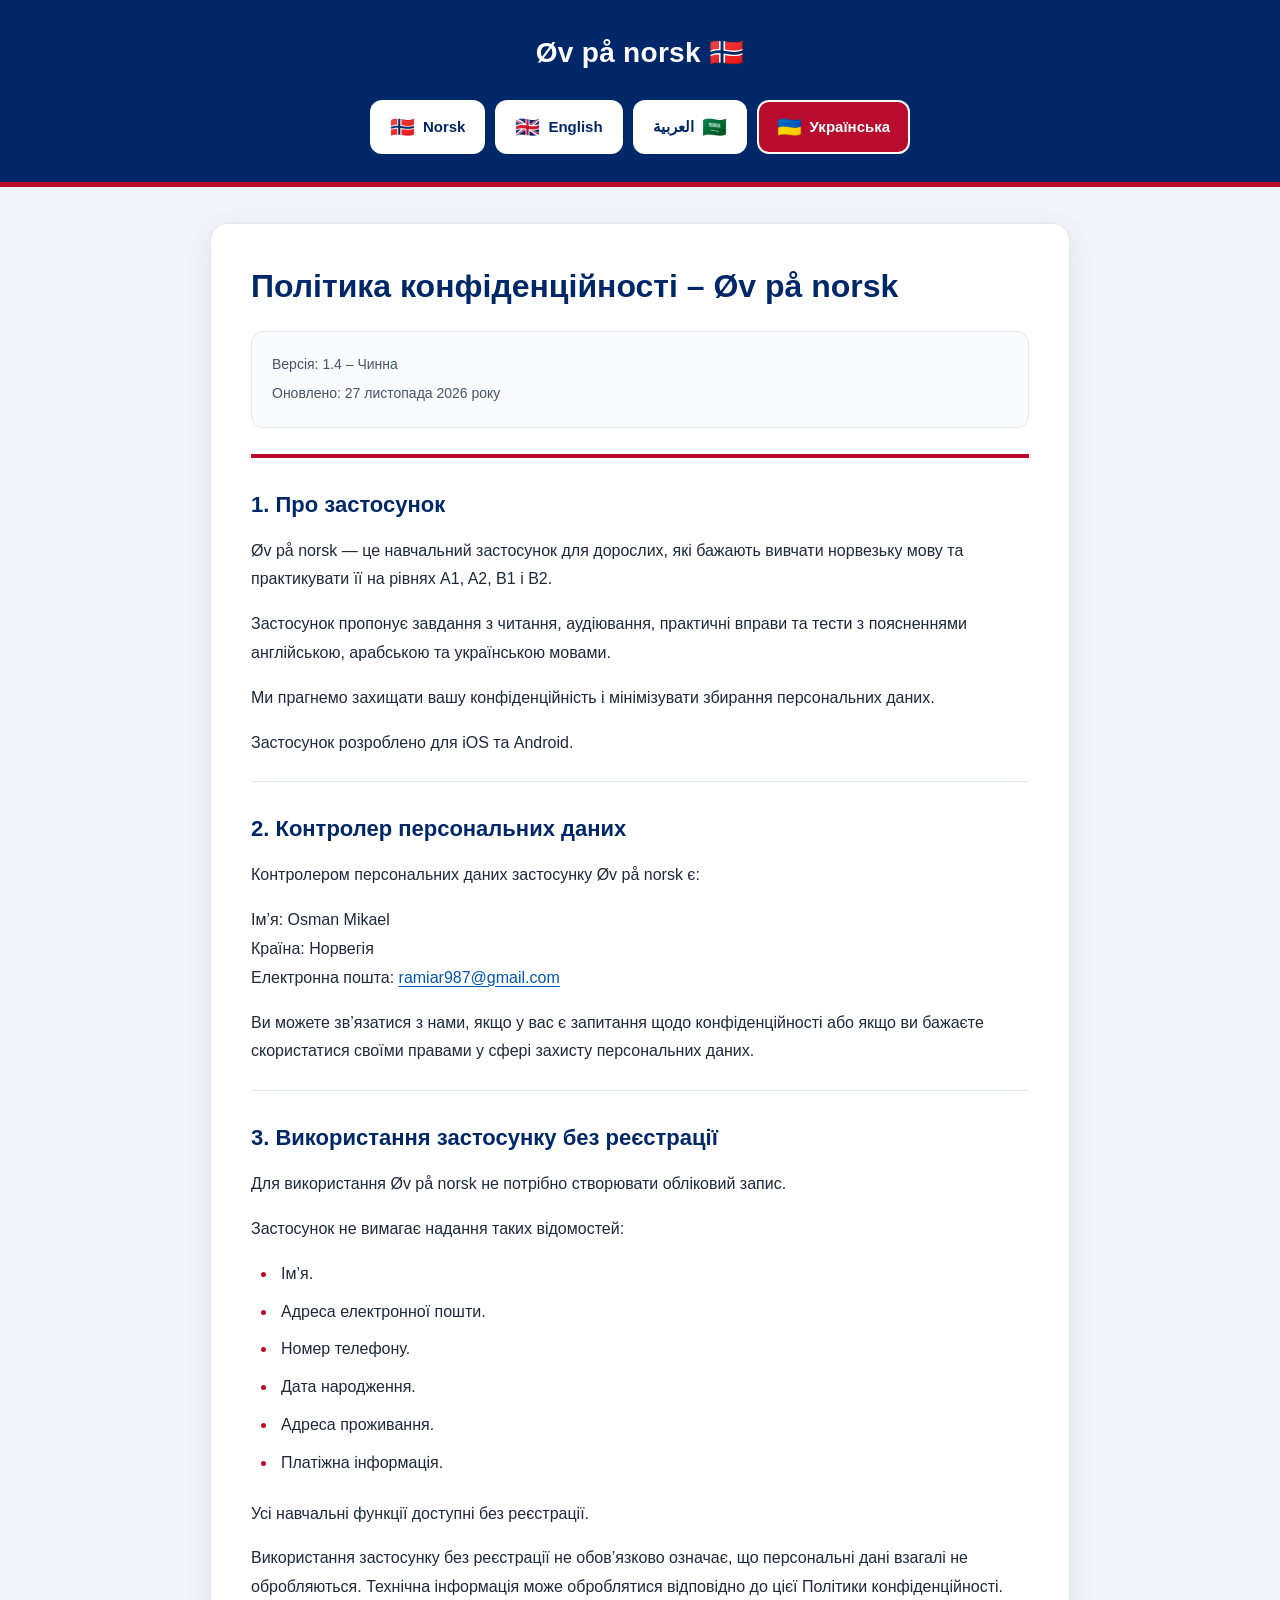
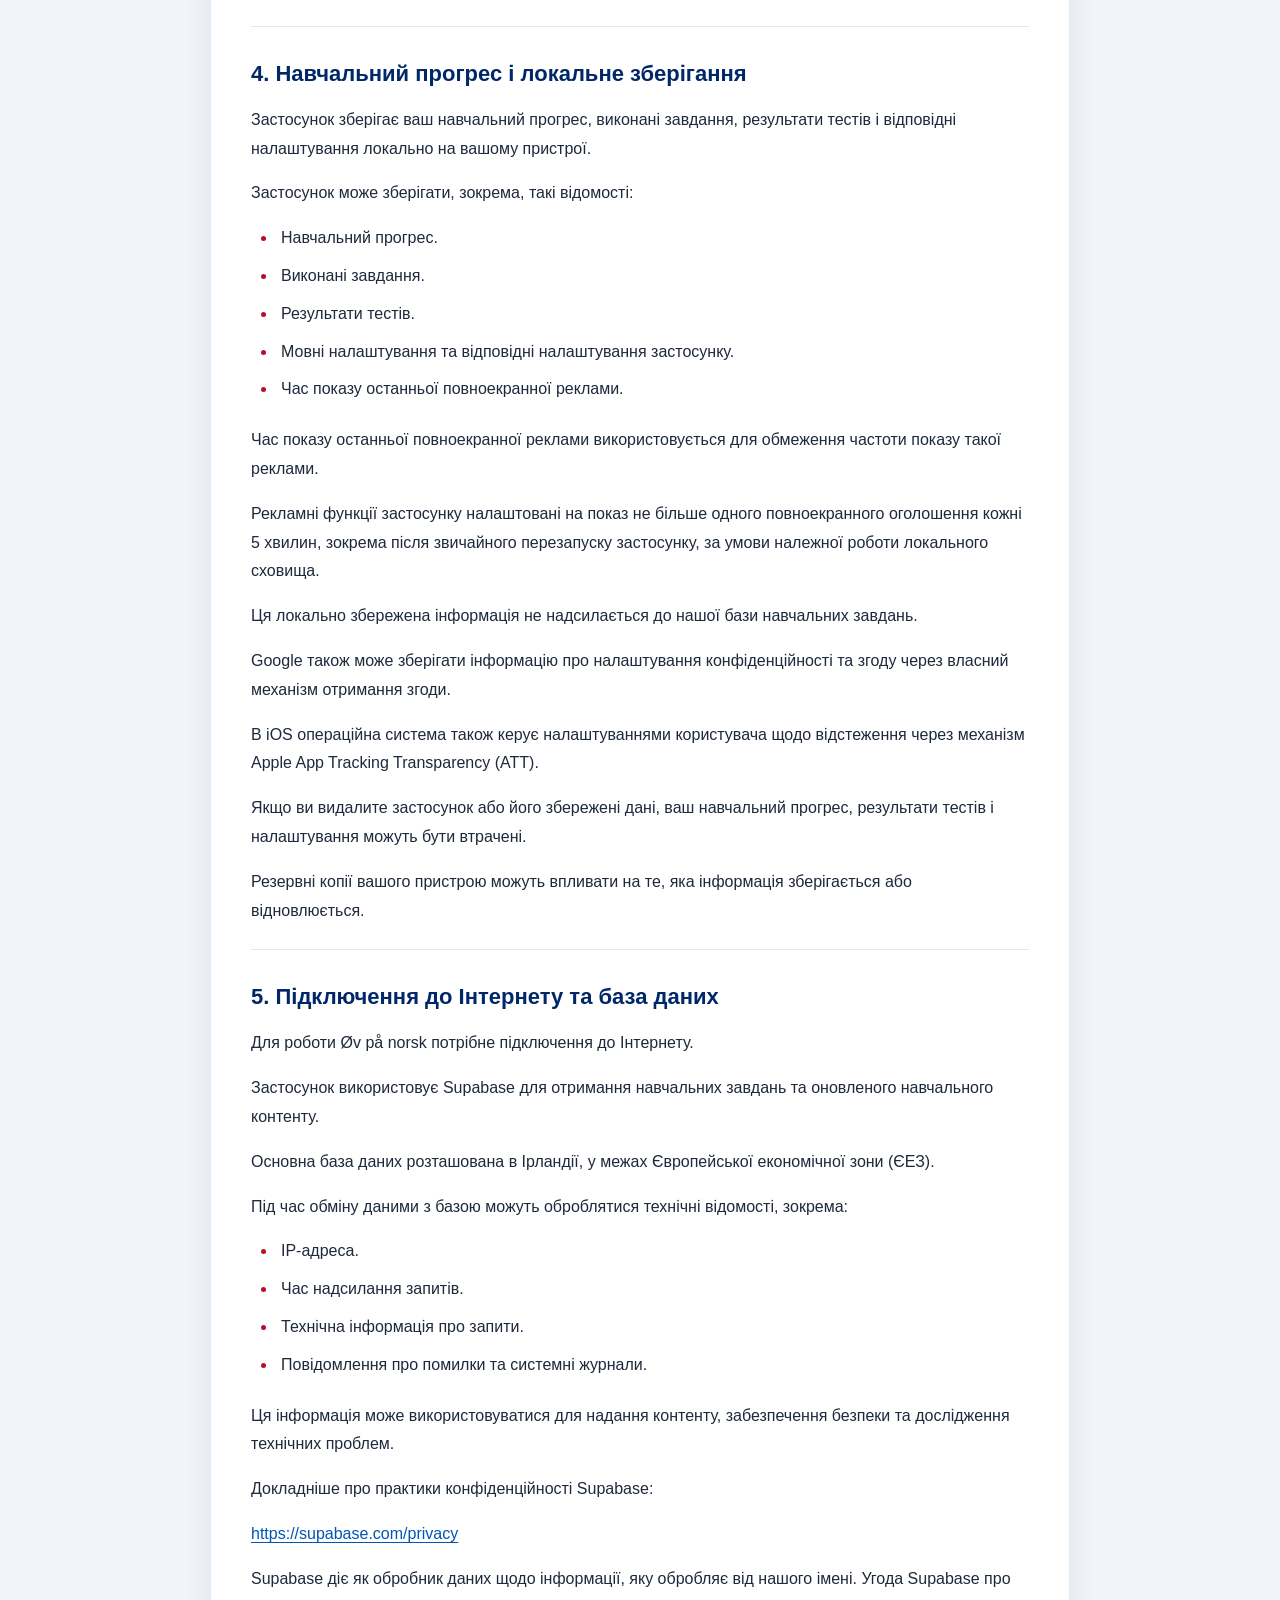
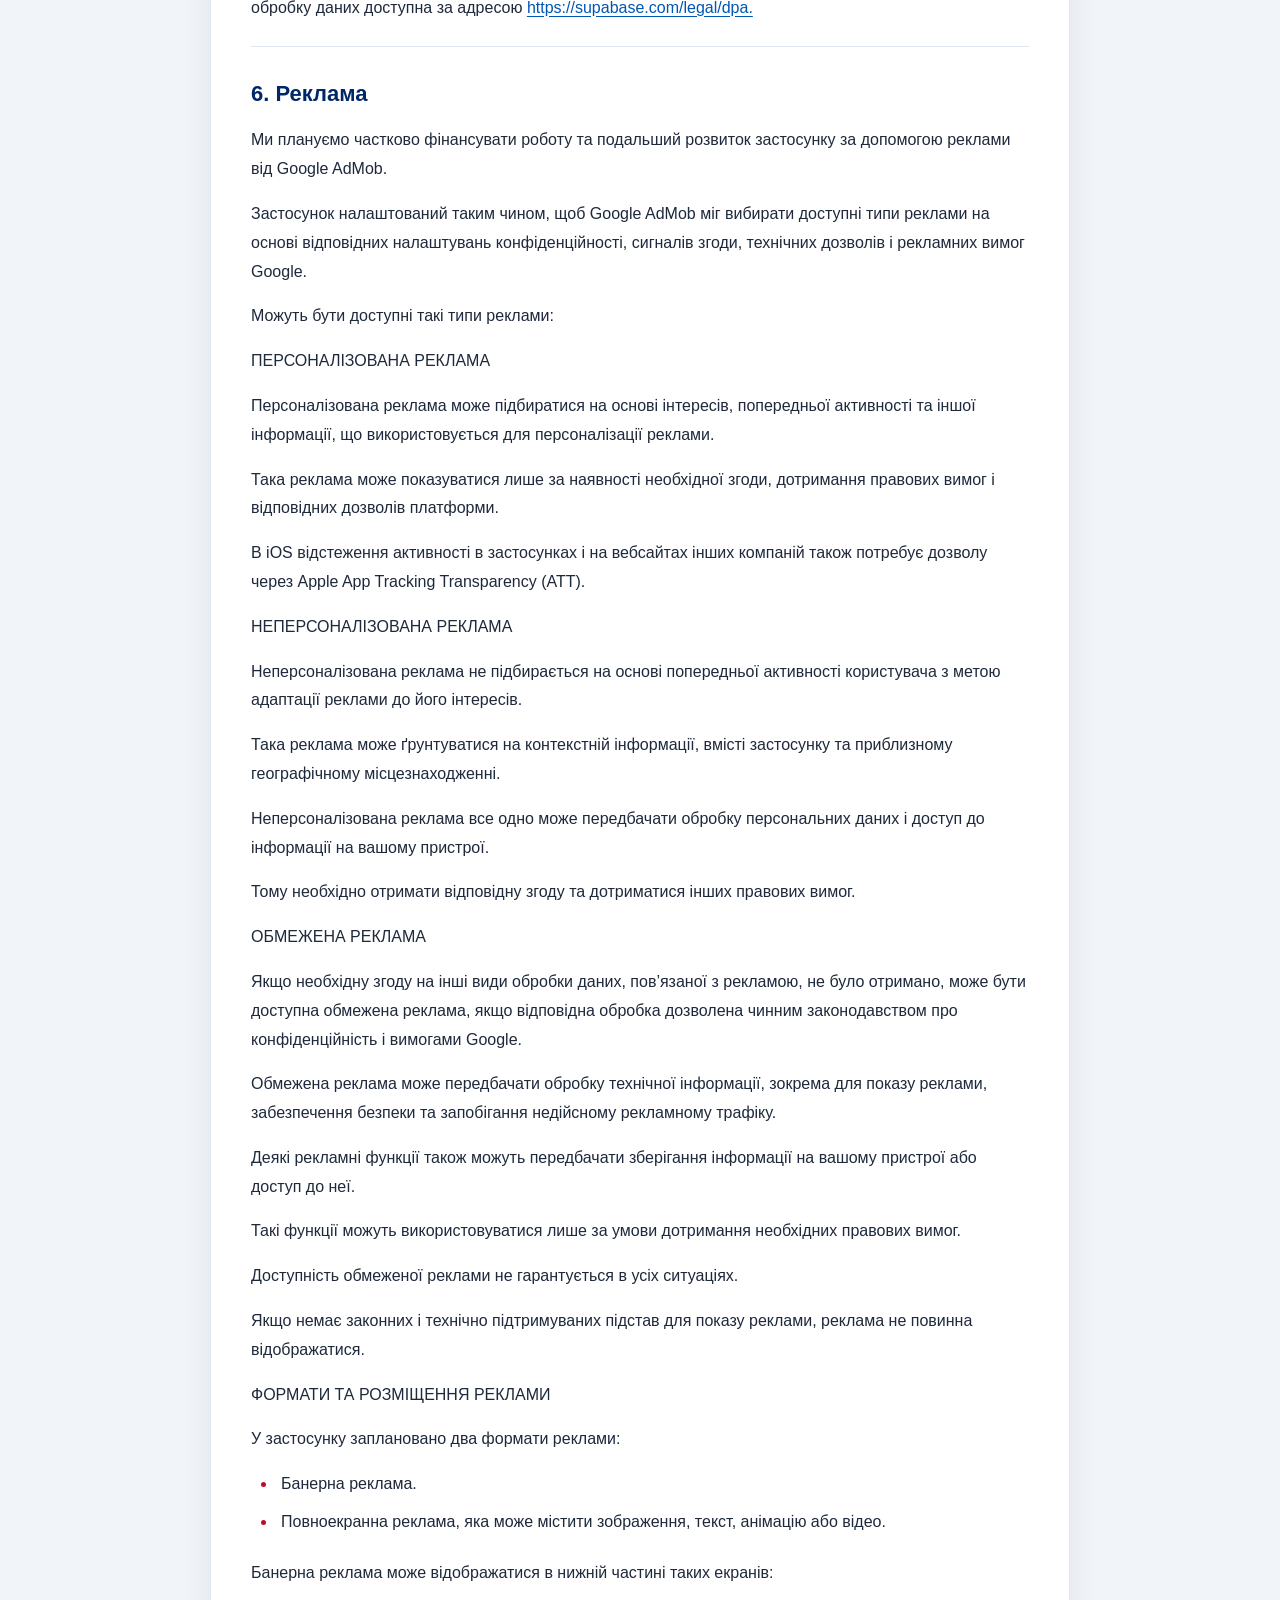
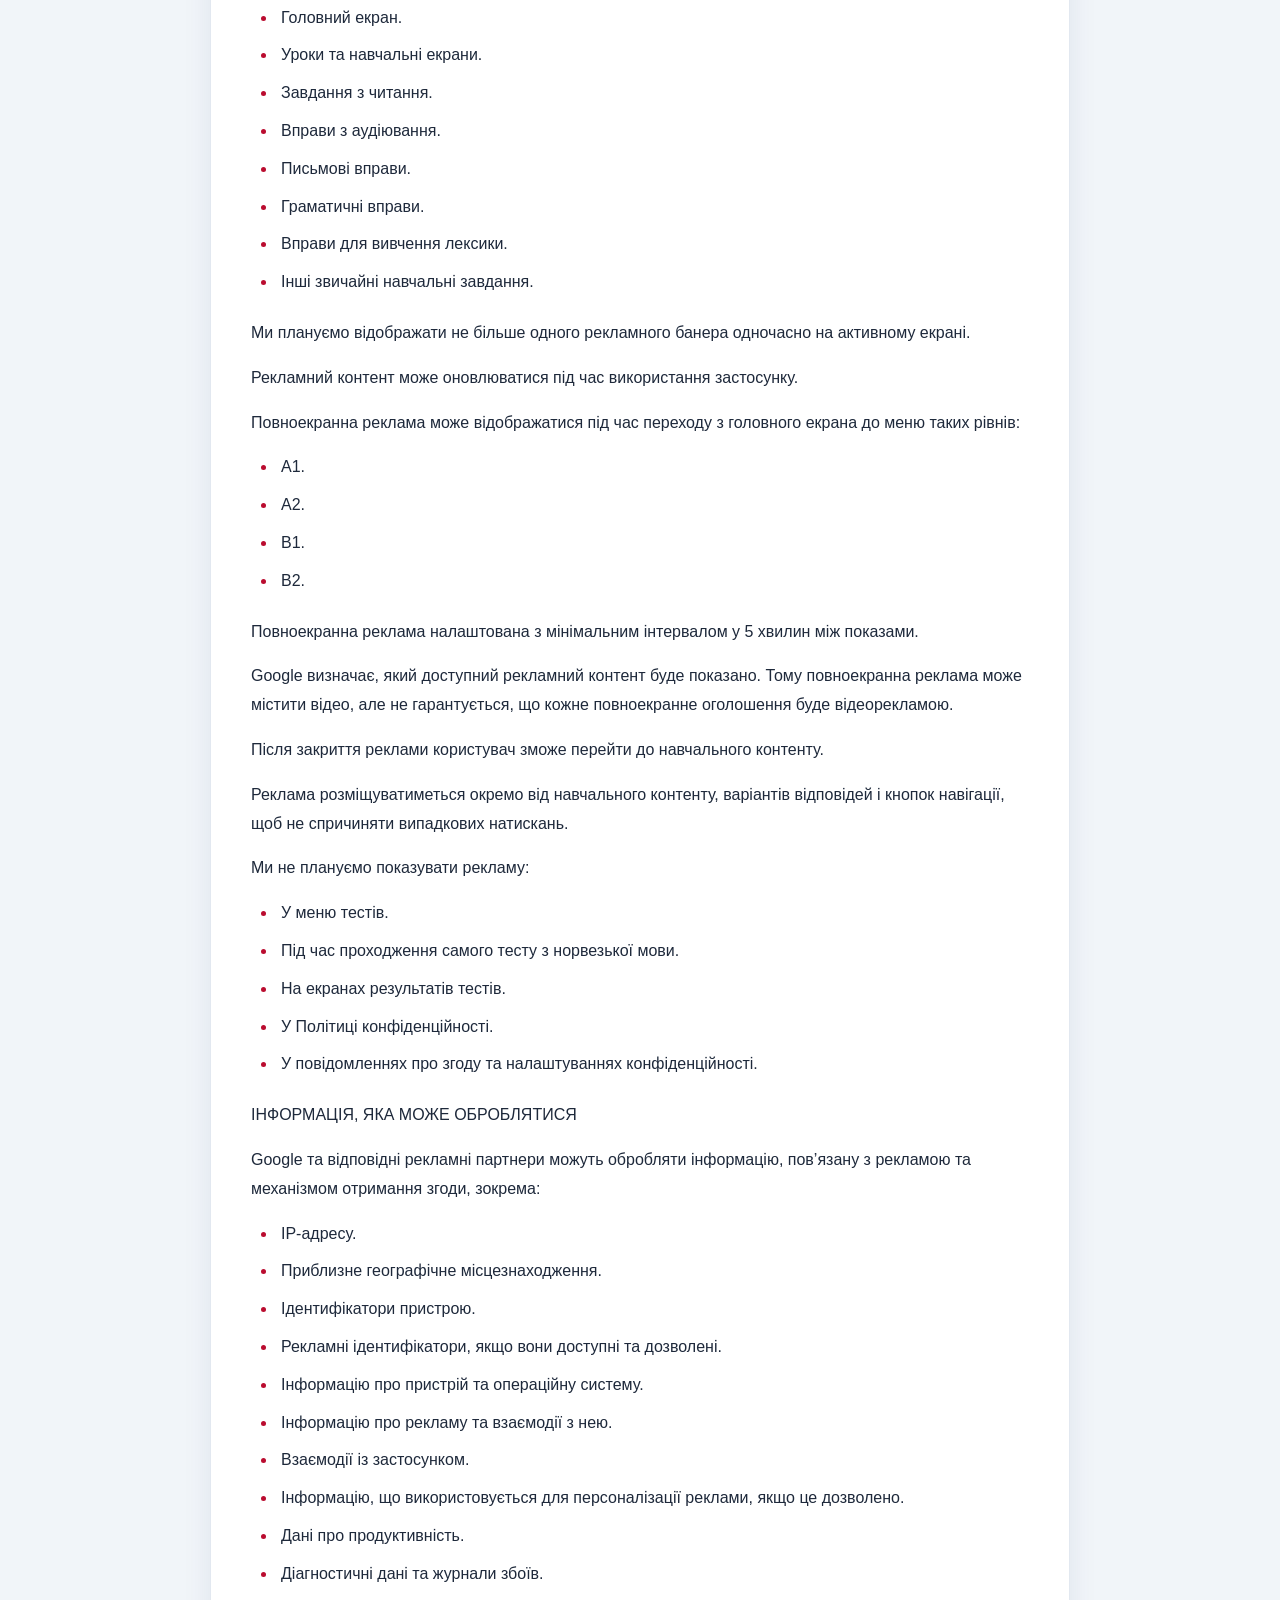
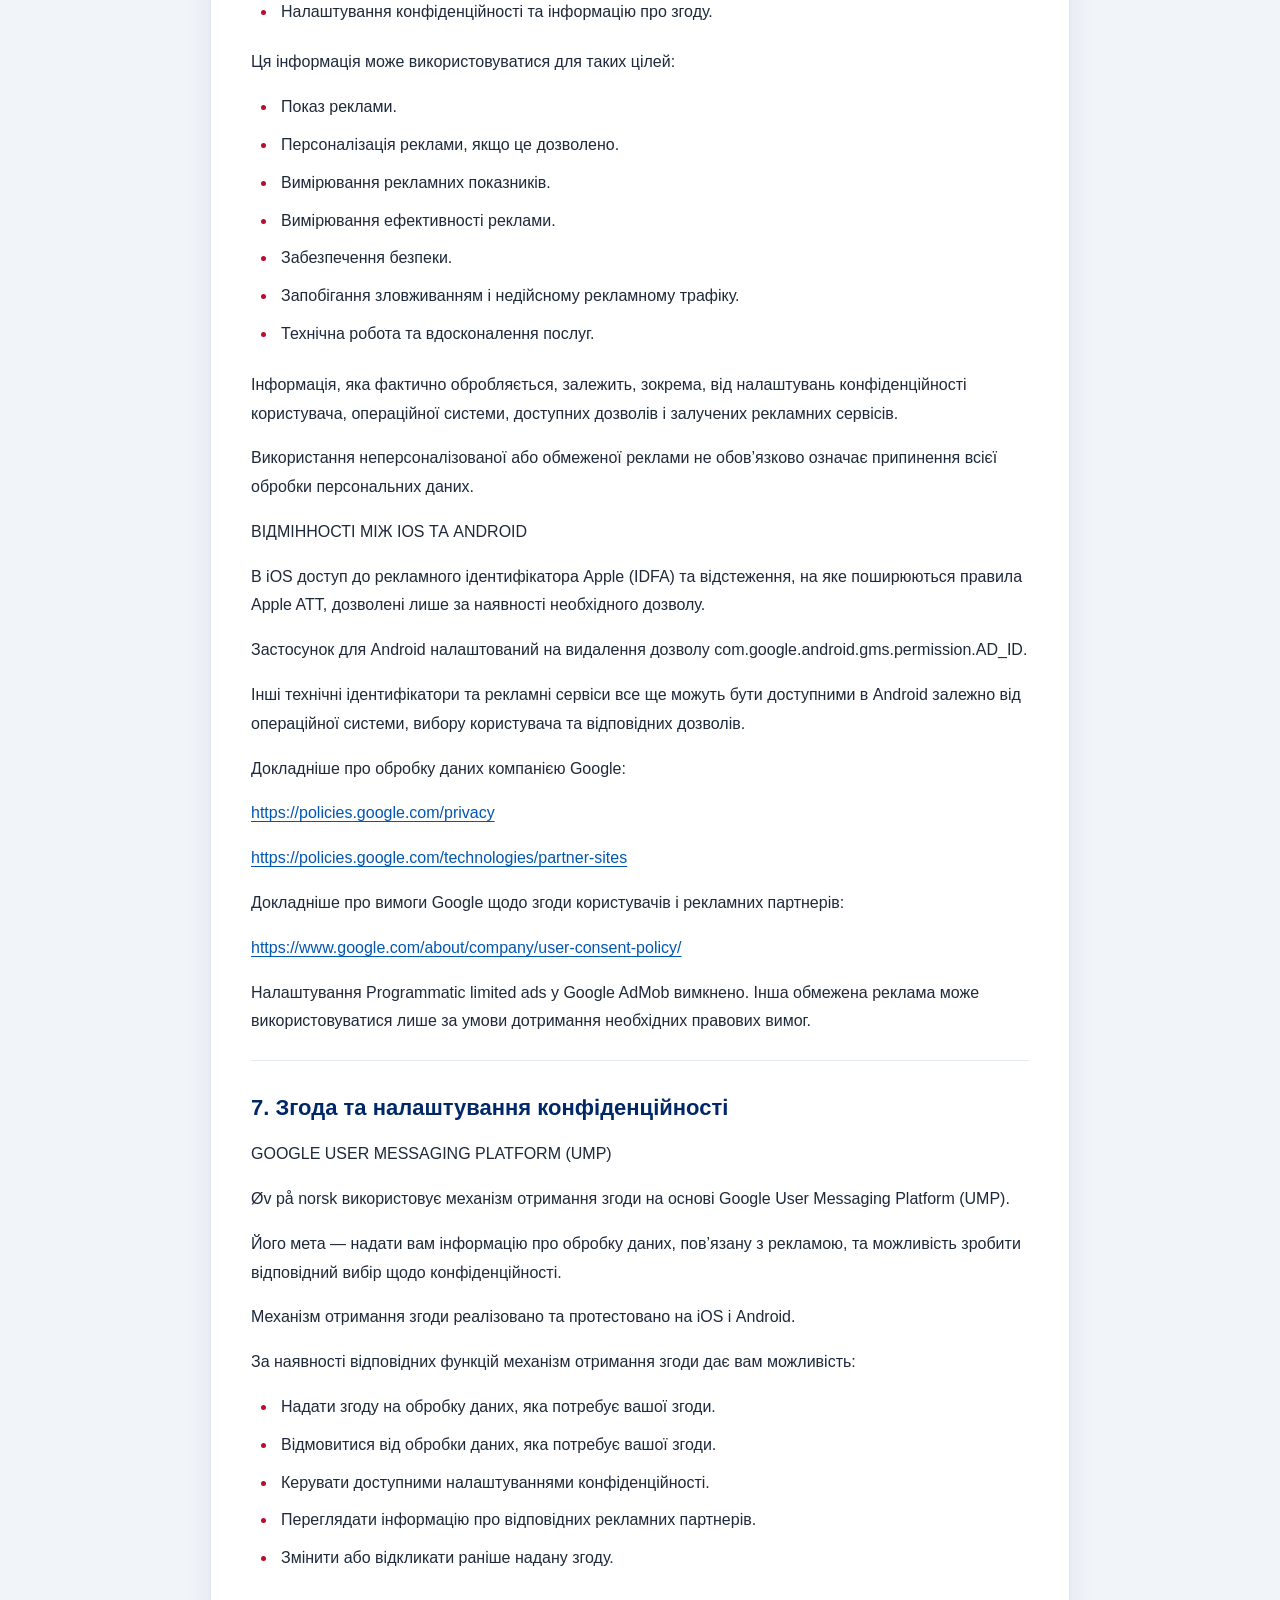
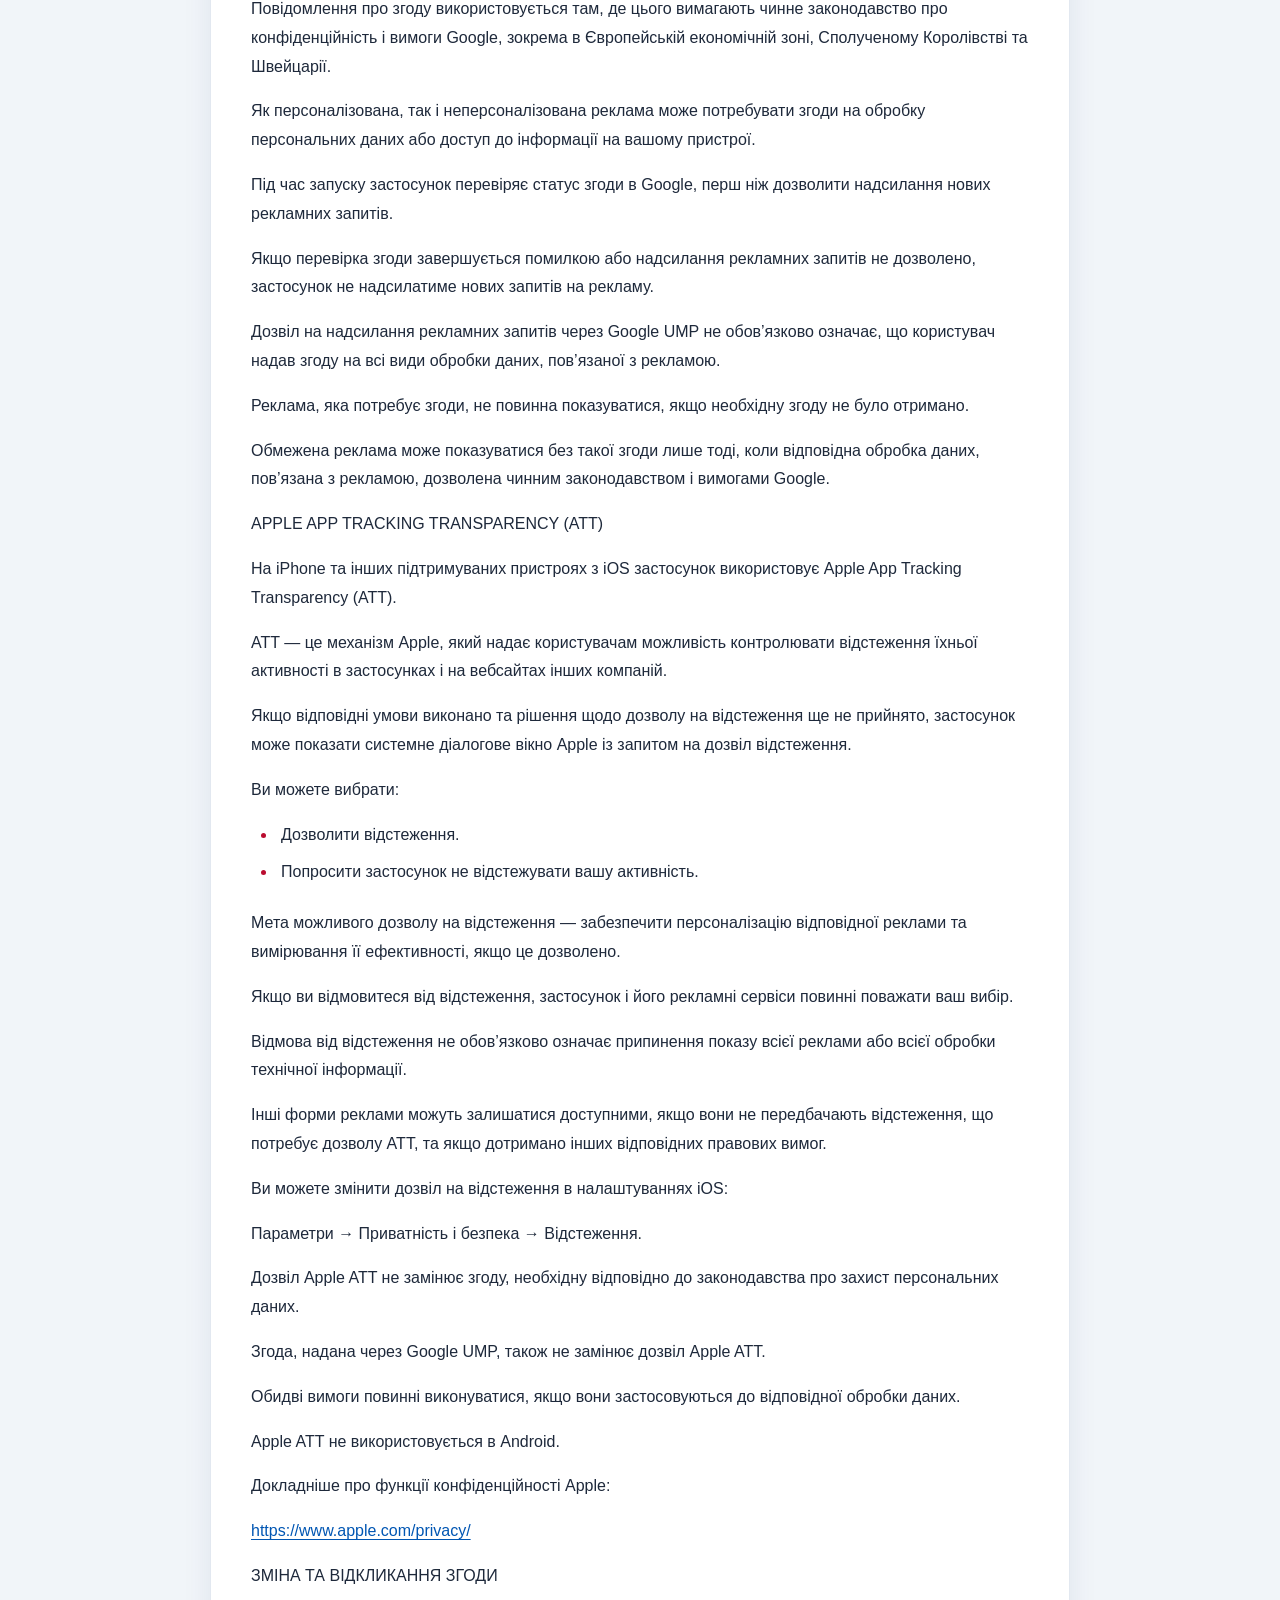
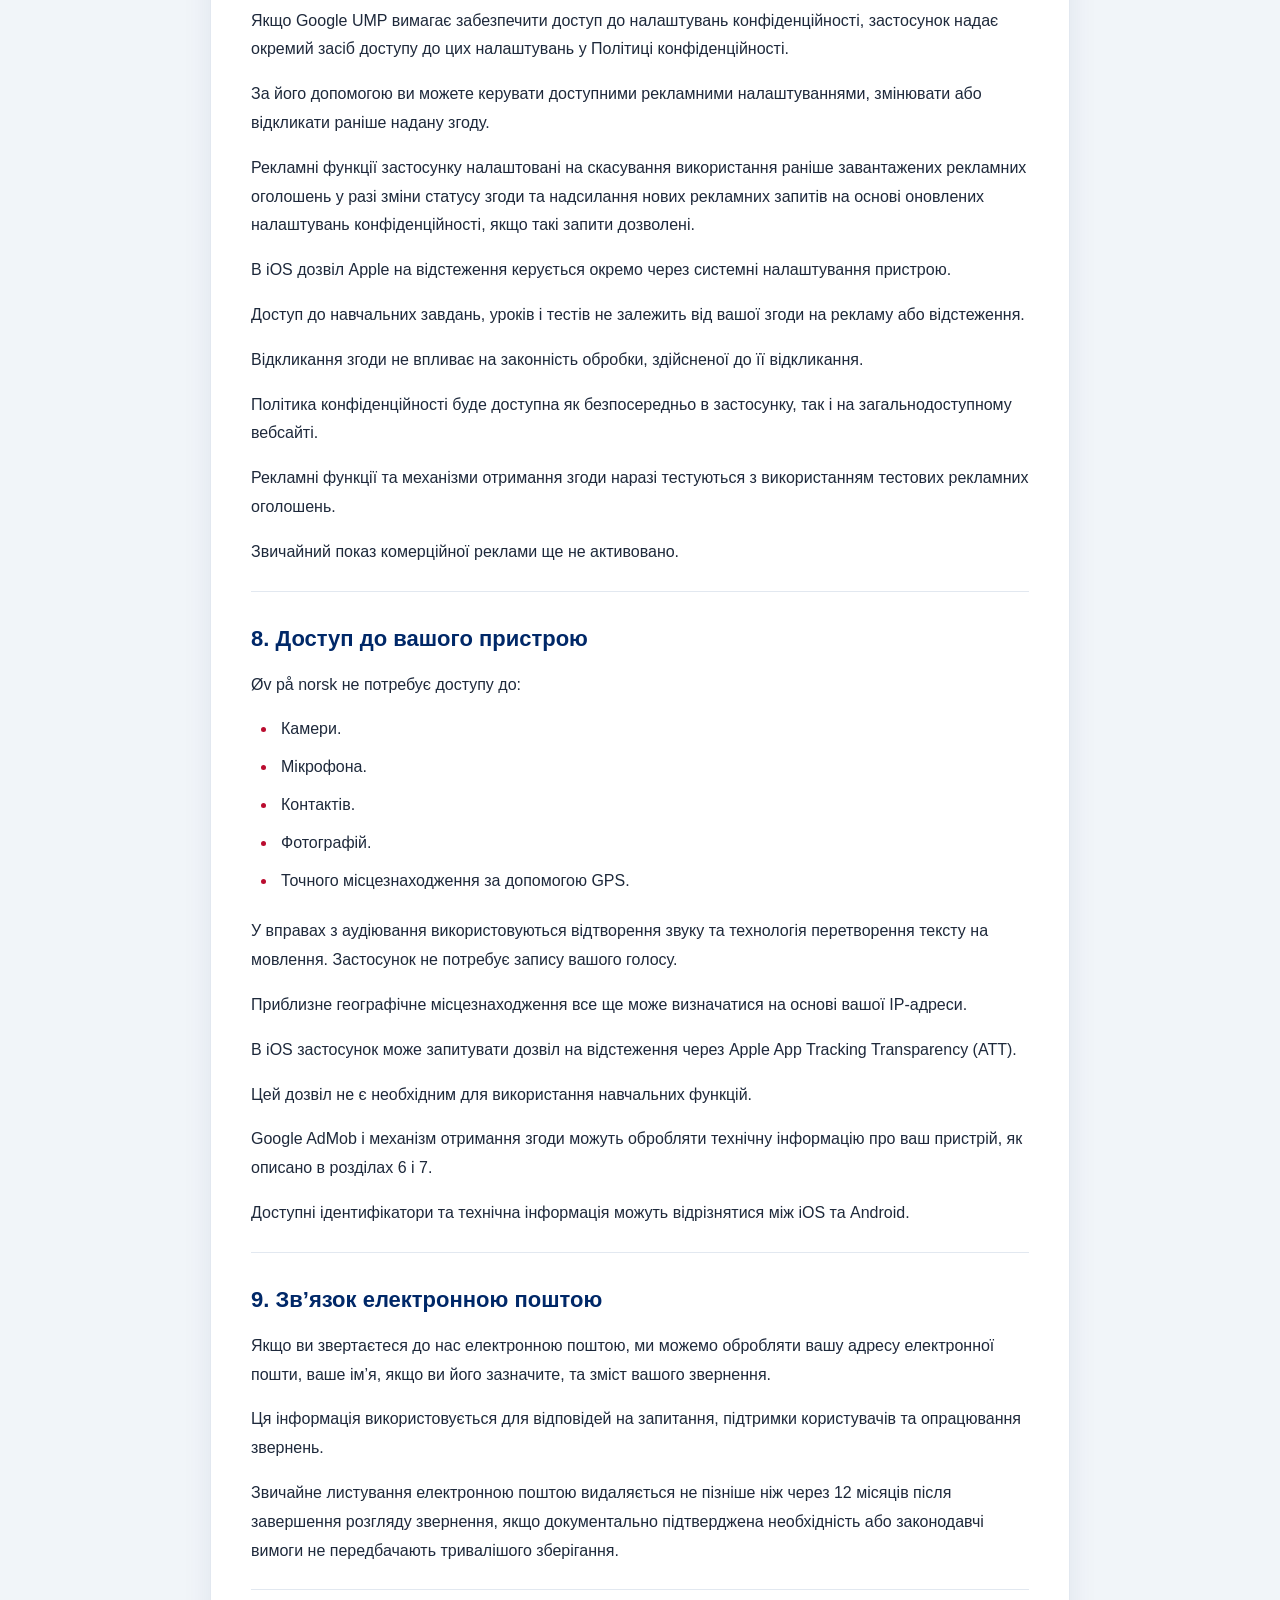
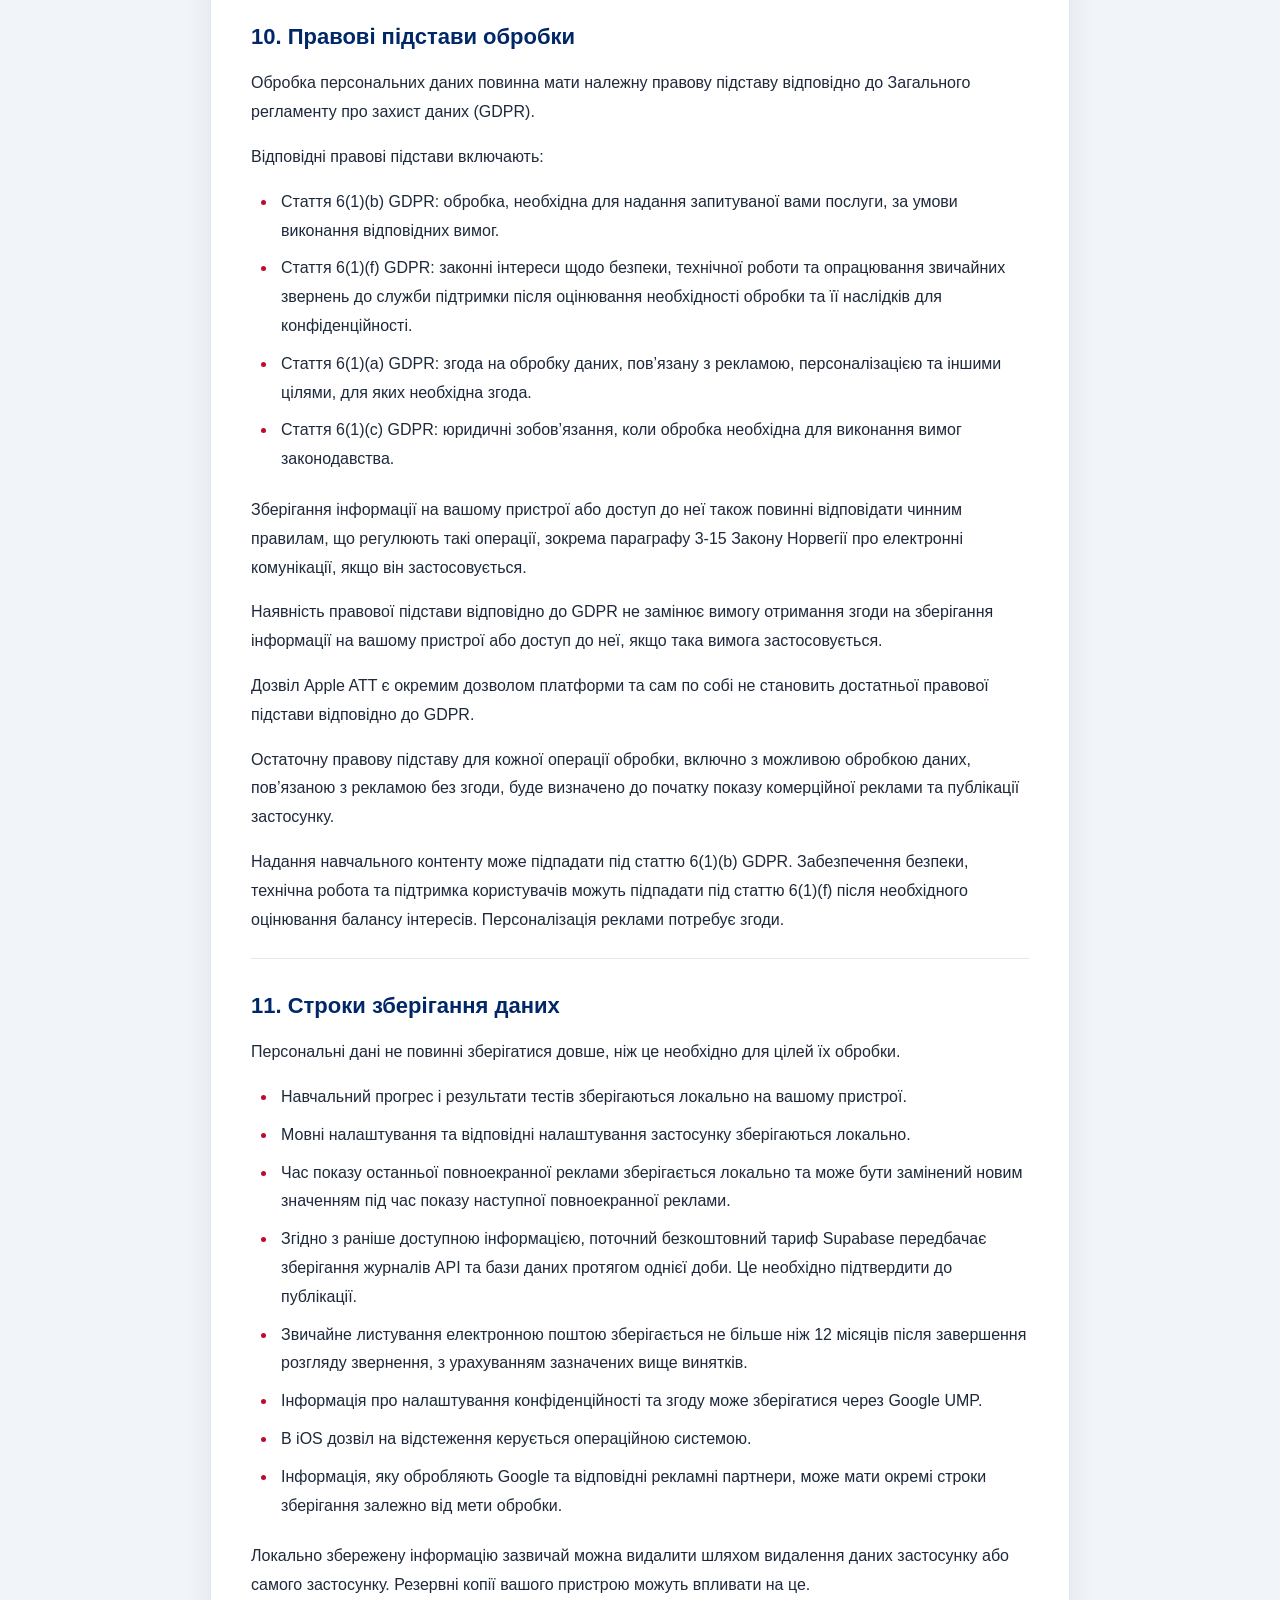
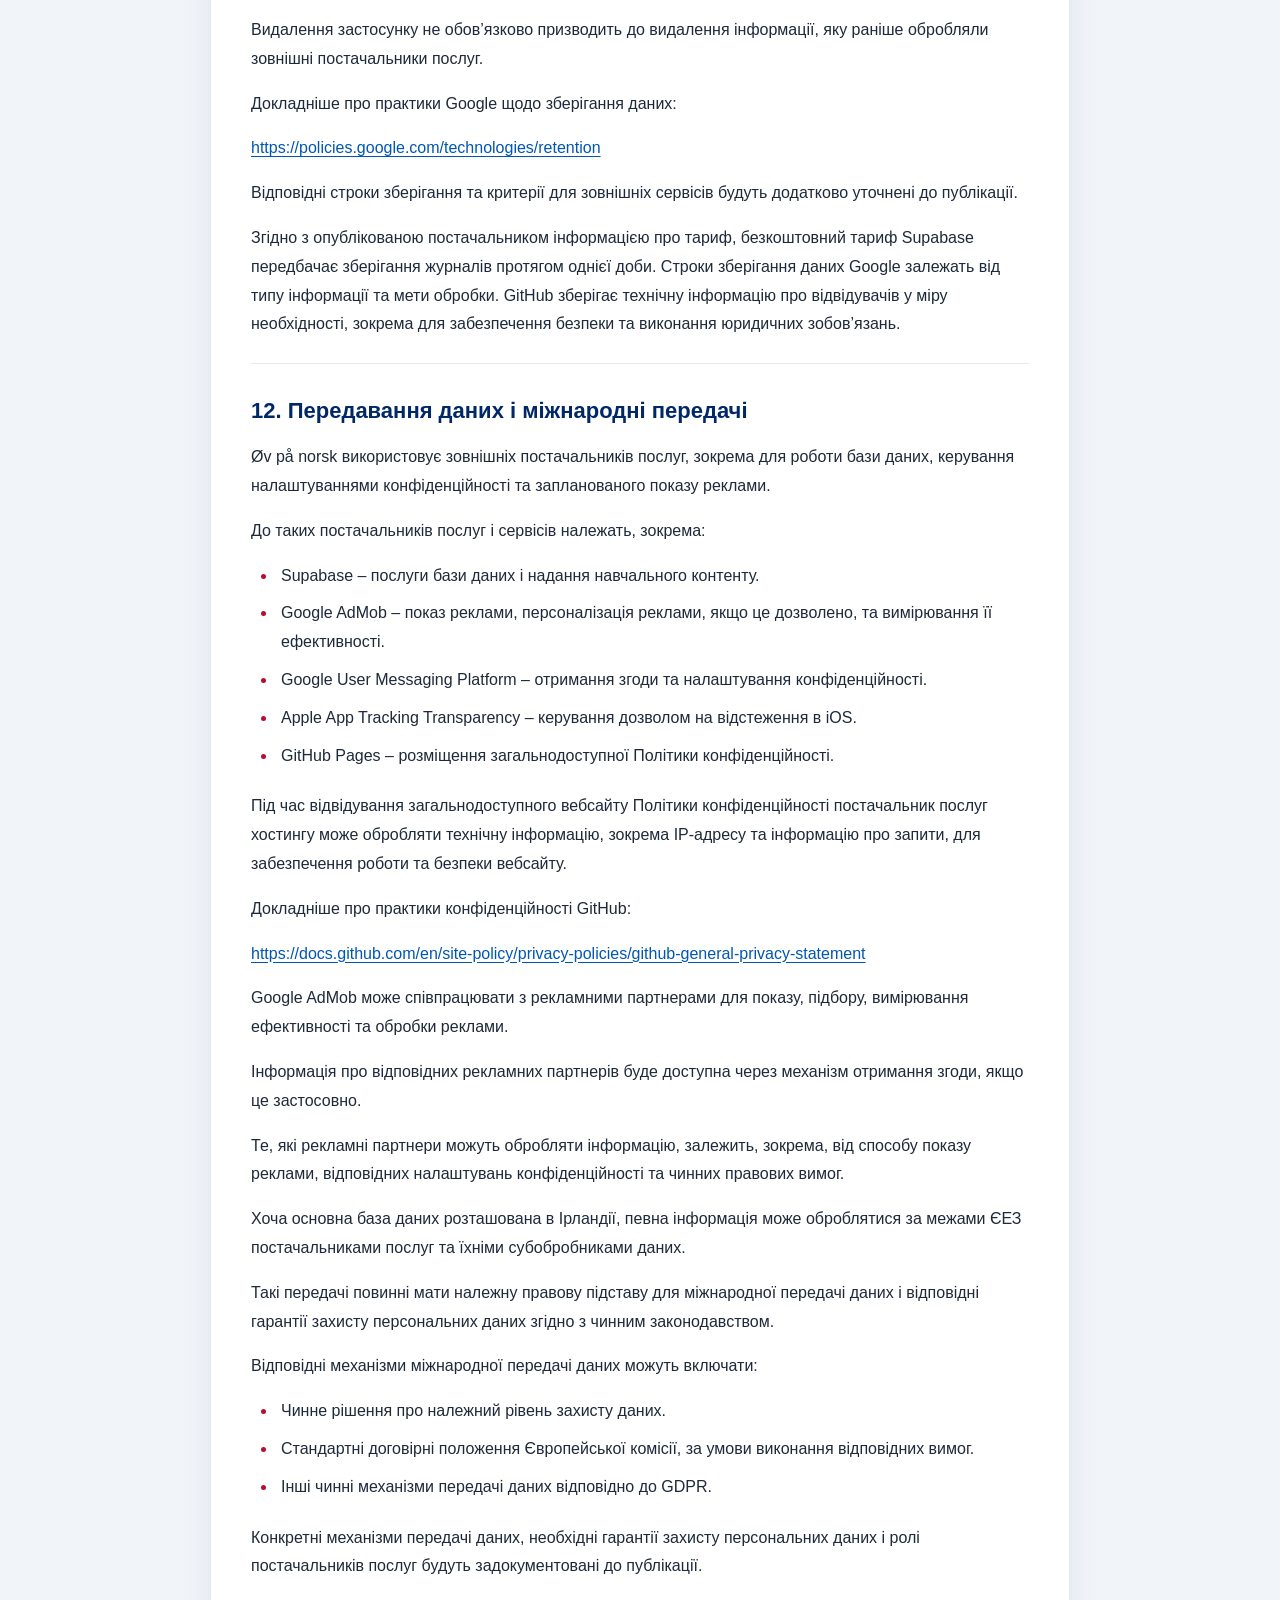
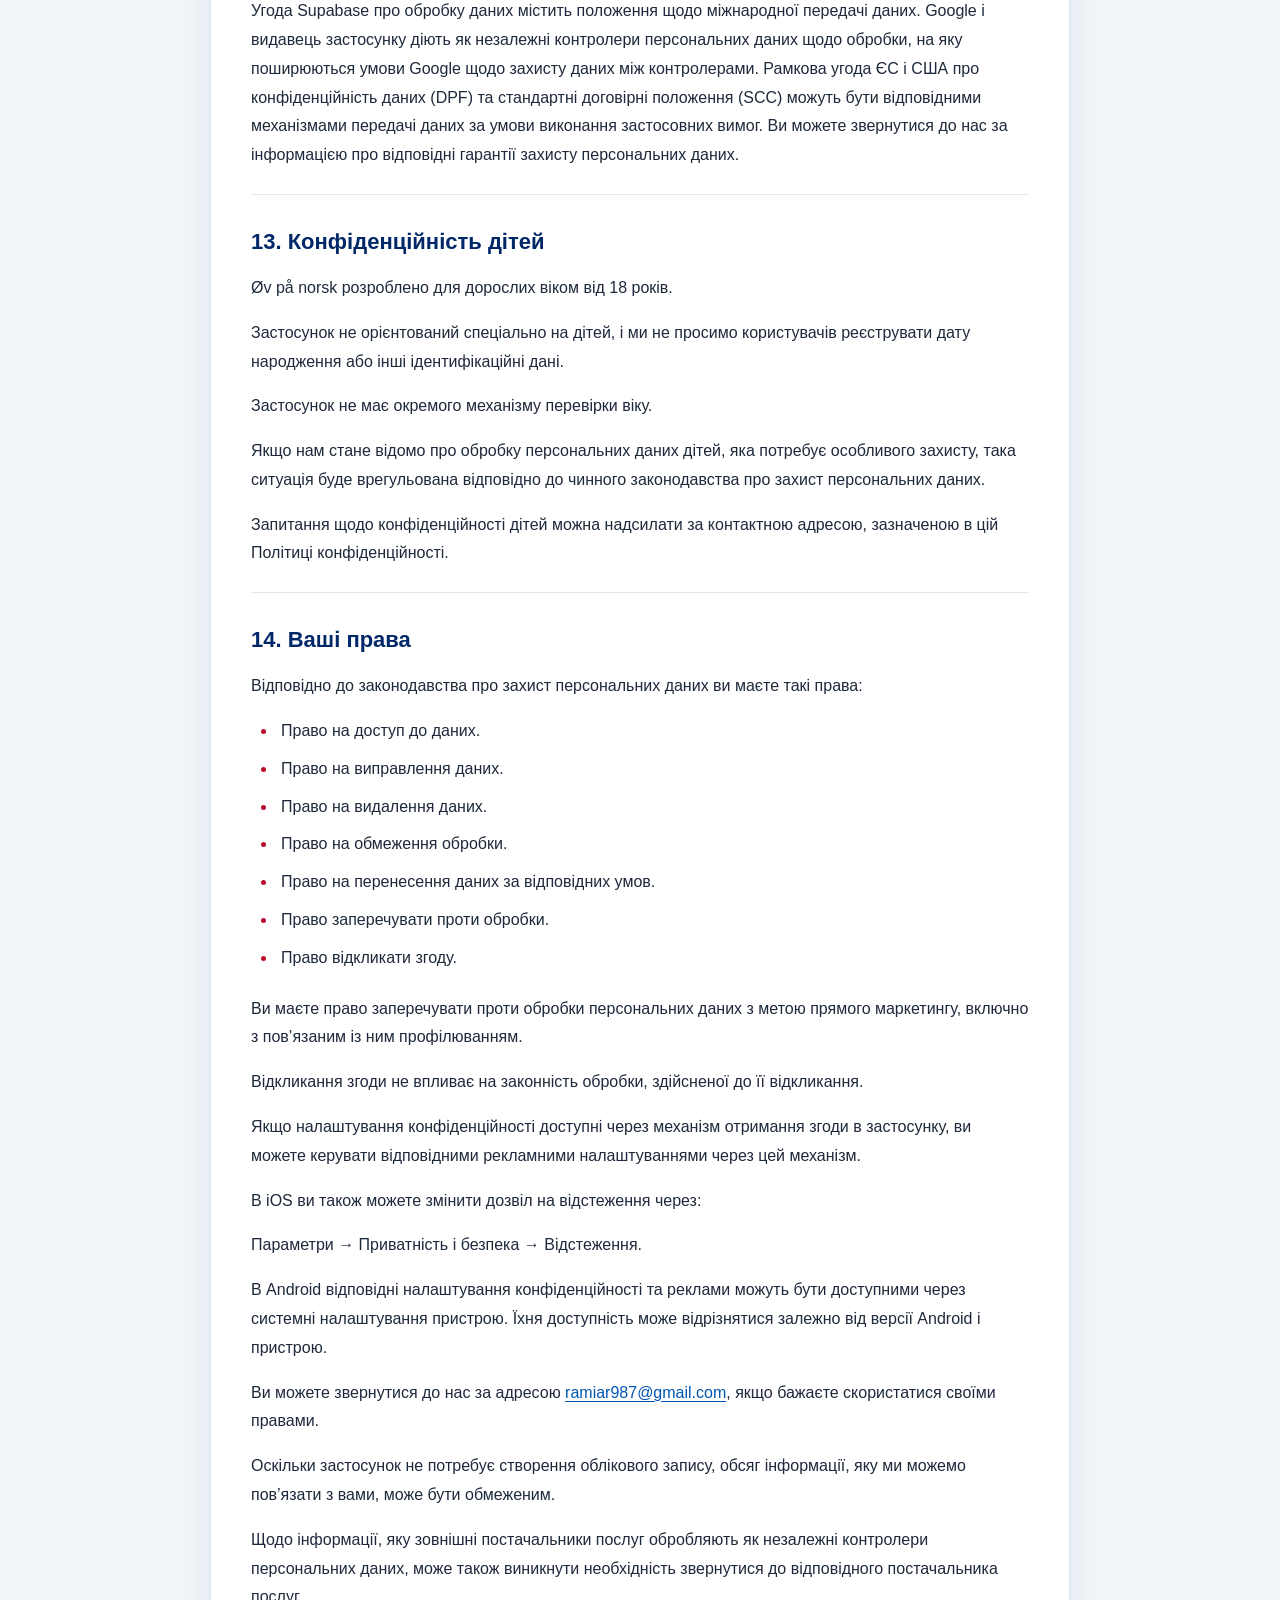
<file: uk.html>
<!DOCTYPE html>
<html
  lang="uk"
  dir="ltr"
>
<head>
  <meta charset="UTF-8">

  <meta
    name="viewport"
    content="width=device-width, initial-scale=1.0"
  >

  <meta name="robots" content="noindex, nofollow">

  <title>Політика конфіденційності – Øv på norsk</title>

  <link rel="stylesheet" href="style.css">
</head>

<body>
  <header class="site-header">
    <div class="brand" dir="ltr">
      Øv på norsk 🇳🇴
    </div>

    <nav
      class="language-menu"
      aria-label="Оберіть мову"
    >

        <a
          href="no.html"
          lang="no"
          dir="ltr"
          class="language-link"

        >
          <span aria-hidden="true">🇳🇴</span>
          Norsk
        </a>


        <a
          href="en.html"
          lang="en"
          dir="ltr"
          class="language-link"

        >
          <span aria-hidden="true">🇬🇧</span>
          English
        </a>


        <a
          href="ar.html"
          lang="ar"
          dir="rtl"
          class="language-link"

        >
          <span aria-hidden="true">🇸🇦</span>
          العربية
        </a>


        <a
          href="uk.html"
          lang="uk"
          dir="ltr"
          class="language-link active"
          aria-current="page"
        >
          <span aria-hidden="true">🇺🇦</span>
          Українська
        </a>

    </nav>
  </header>

  <main class="container">
    <article class="privacy-document">
      <div class="document-heading">
        <h1>Політика конфіденційності – Øv på norsk</h1>

        <div class="document-meta">
          <p>
            Версія:
            1.4
            –
            Чинна
          </p>

          <p>
            Оновлено:
            27 листопада 2026 року
          </p>
        </div>
      </div>


        <section
          class="privacy-section"
          id="section-1"
        >
          <h2>
            1.
            Про застосунок
          </h2>

          <p>Øv på norsk — це навчальний застосунок для дорослих, які бажають вивчати норвезьку мову та практикувати її на рівнях A1, A2, B1 і B2.</p>
<p>Застосунок пропонує завдання з читання, аудіювання, практичні вправи та тести з поясненнями англійською, арабською та українською мовами.</p>
<p>Ми прагнемо захищати вашу конфіденційність і мінімізувати збирання персональних даних.</p>
<p>Застосунок розроблено для iOS та Android.</p>
        </section>


        <section
          class="privacy-section"
          id="section-2"
        >
          <h2>
            2.
            Контролер персональних даних
          </h2>

          <p>Контролером персональних даних застосунку Øv på norsk є:</p>
<p>Ім’я: Osman Mikael<br>Країна: Норвегія<br>Електронна пошта: <a href="mailto:ramiar987@gmail.com" dir="ltr">ramiar987@gmail.com</a></p>
<p>Ви можете зв’язатися з нами, якщо у вас є запитання щодо конфіденційності або якщо ви бажаєте скористатися своїми правами у сфері захисту персональних даних.</p>
        </section>


        <section
          class="privacy-section"
          id="section-3"
        >
          <h2>
            3.
            Використання застосунку без реєстрації
          </h2>

          <p>Для використання Øv på norsk не потрібно створювати обліковий запис.</p>
<p>Застосунок не вимагає надання таких відомостей:</p>
<ul><li>Ім’я.</li><li>Адреса електронної пошти.</li><li>Номер телефону.</li><li>Дата народження.</li><li>Адреса проживання.</li><li>Платіжна інформація.</li></ul>
<p>Усі навчальні функції доступні без реєстрації.</p>
<p>Використання застосунку без реєстрації не обов’язково означає, що персональні дані взагалі не обробляються. Технічна інформація може оброблятися відповідно до цієї Політики конфіденційності.</p>
        </section>


        <section
          class="privacy-section"
          id="section-4"
        >
          <h2>
            4.
            Навчальний прогрес і локальне зберігання
          </h2>

          <p>Застосунок зберігає ваш навчальний прогрес, виконані завдання, результати тестів і відповідні налаштування локально на вашому пристрої.</p>
<p>Застосунок може зберігати, зокрема, такі відомості:</p>
<ul><li>Навчальний прогрес.</li><li>Виконані завдання.</li><li>Результати тестів.</li><li>Мовні налаштування та відповідні налаштування застосунку.</li><li>Час показу останньої повноекранної реклами.</li></ul>
<p>Час показу останньої повноекранної реклами використовується для обмеження частоти показу такої реклами.</p>
<p>Рекламні функції застосунку налаштовані на показ не більше одного повноекранного оголошення кожні 5 хвилин, зокрема після звичайного перезапуску застосунку, за умови належної роботи локального сховища.</p>
<p>Ця локально збережена інформація не надсилається до нашої бази навчальних завдань.</p>
<p>Google також може зберігати інформацію про налаштування конфіденційності та згоду через власний механізм отримання згоди.</p>
<p>В iOS операційна система також керує налаштуваннями користувача щодо відстеження через механізм Apple App Tracking Transparency (ATT).</p>
<p>Якщо ви видалите застосунок або його збережені дані, ваш навчальний прогрес, результати тестів і налаштування можуть бути втрачені.</p>
<p>Резервні копії вашого пристрою можуть впливати на те, яка інформація зберігається або відновлюється.</p>
        </section>


        <section
          class="privacy-section"
          id="section-5"
        >
          <h2>
            5.
            Підключення до Інтернету та база даних
          </h2>

          <p>Для роботи Øv på norsk потрібне підключення до Інтернету.</p>
<p>Застосунок використовує Supabase для отримання навчальних завдань та оновленого навчального контенту.</p>
<p>Основна база даних розташована в Ірландії, у межах Європейської економічної зони (ЄЕЗ).</p>
<p>Під час обміну даними з базою можуть оброблятися технічні відомості, зокрема:</p>
<ul><li>IP-адреса.</li><li>Час надсилання запитів.</li><li>Технічна інформація про запити.</li><li>Повідомлення про помилки та системні журнали.</li></ul>
<p>Ця інформація може використовуватися для надання контенту, забезпечення безпеки та дослідження технічних проблем.</p>
<p>Докладніше про практики конфіденційності Supabase:</p>
<p><a href="https://supabase.com/privacy" dir="ltr">https://supabase.com/privacy</a></p>
<p>Supabase діє як обробник даних щодо інформації, яку обробляє від нашого імені. Угода Supabase про обробку даних доступна за адресою <a href="https://supabase.com/legal/dpa." dir="ltr">https://supabase.com/legal/dpa.</a></p>
        </section>


        <section
          class="privacy-section"
          id="section-6"
        >
          <h2>
            6.
            Реклама
          </h2>

          <p>Ми плануємо частково фінансувати роботу та подальший розвиток застосунку за допомогою реклами від Google AdMob.</p>
<p>Застосунок налаштований таким чином, щоб Google AdMob міг вибирати доступні типи реклами на основі відповідних налаштувань конфіденційності, сигналів згоди, технічних дозволів і рекламних вимог Google.</p>
<p>Можуть бути доступні такі типи реклами:</p>
<p>ПЕРСОНАЛІЗОВАНА РЕКЛАМА</p>
<p>Персоналізована реклама може підбиратися на основі інтересів, попередньої активності та іншої інформації, що використовується для персоналізації реклами.</p>
<p>Така реклама може показуватися лише за наявності необхідної згоди, дотримання правових вимог і відповідних дозволів платформи.</p>
<p>В iOS відстеження активності в застосунках і на вебсайтах інших компаній також потребує дозволу через Apple App Tracking Transparency (ATT).</p>
<p>НЕПЕРСОНАЛІЗОВАНА РЕКЛАМА</p>
<p>Неперсоналізована реклама не підбирається на основі попередньої активності користувача з метою адаптації реклами до його інтересів.</p>
<p>Така реклама може ґрунтуватися на контекстній інформації, вмісті застосунку та приблизному географічному місцезнаходженні.</p>
<p>Неперсоналізована реклама все одно може передбачати обробку персональних даних і доступ до інформації на вашому пристрої.</p>
<p>Тому необхідно отримати відповідну згоду та дотриматися інших правових вимог.</p>
<p>ОБМЕЖЕНА РЕКЛАМА</p>
<p>Якщо необхідну згоду на інші види обробки даних, пов’язаної з рекламою, не було отримано, може бути доступна обмежена реклама, якщо відповідна обробка дозволена чинним законодавством про конфіденційність і вимогами Google.</p>
<p>Обмежена реклама може передбачати обробку технічної інформації, зокрема для показу реклами, забезпечення безпеки та запобігання недійсному рекламному трафіку.</p>
<p>Деякі рекламні функції також можуть передбачати зберігання інформації на вашому пристрої або доступ до неї.</p>
<p>Такі функції можуть використовуватися лише за умови дотримання необхідних правових вимог.</p>
<p>Доступність обмеженої реклами не гарантується в усіх ситуаціях.</p>
<p>Якщо немає законних і технічно підтримуваних підстав для показу реклами, реклама не повинна відображатися.</p>
<p>ФОРМАТИ ТА РОЗМІЩЕННЯ РЕКЛАМИ</p>
<p>У застосунку заплановано два формати реклами:</p>
<ul><li>Банерна реклама.</li><li>Повноекранна реклама, яка може містити зображення, текст, анімацію або відео.</li></ul>
<p>Банерна реклама може відображатися в нижній частині таких екранів:</p>
<ul><li>Головний екран.</li><li>Уроки та навчальні екрани.</li><li>Завдання з читання.</li><li>Вправи з аудіювання.</li><li>Письмові вправи.</li><li>Граматичні вправи.</li><li>Вправи для вивчення лексики.</li><li>Інші звичайні навчальні завдання.</li></ul>
<p>Ми плануємо відображати не більше одного рекламного банера одночасно на активному екрані.</p>
<p>Рекламний контент може оновлюватися під час використання застосунку.</p>
<p>Повноекранна реклама може відображатися під час переходу з головного екрана до меню таких рівнів:</p>
<ul><li>A1.</li><li>A2.</li><li>B1.</li><li>B2.</li></ul>
<p>Повноекранна реклама налаштована з мінімальним інтервалом у 5 хвилин між показами.</p>
<p>Google визначає, який доступний рекламний контент буде показано. Тому повноекранна реклама може містити відео, але не гарантується, що кожне повноекранне оголошення буде відеорекламою.</p>
<p>Після закриття реклами користувач зможе перейти до навчального контенту.</p>
<p>Реклама розміщуватиметься окремо від навчального контенту, варіантів відповідей і кнопок навігації, щоб не спричиняти випадкових натискань.</p>
<p>Ми не плануємо показувати рекламу:</p>
<ul><li>У меню тестів.</li><li>Під час проходження самого тесту з норвезької мови.</li><li>На екранах результатів тестів.</li><li>У Політиці конфіденційності.</li><li>У повідомленнях про згоду та налаштуваннях конфіденційності.</li></ul>
<p>ІНФОРМАЦІЯ, ЯКА МОЖЕ ОБРОБЛЯТИСЯ</p>
<p>Google та відповідні рекламні партнери можуть обробляти інформацію, пов’язану з рекламою та механізмом отримання згоди, зокрема:</p>
<ul><li>IP-адресу.</li><li>Приблизне географічне місцезнаходження.</li><li>Ідентифікатори пристрою.</li><li>Рекламні ідентифікатори, якщо вони доступні та дозволені.</li><li>Інформацію про пристрій та операційну систему.</li><li>Інформацію про рекламу та взаємодії з нею.</li><li>Взаємодії із застосунком.</li><li>Інформацію, що використовується для персоналізації реклами, якщо це дозволено.</li><li>Дані про продуктивність.</li><li>Діагностичні дані та журнали збоїв.</li><li>Налаштування конфіденційності та інформацію про згоду.</li></ul>
<p>Ця інформація може використовуватися для таких цілей:</p>
<ul><li>Показ реклами.</li><li>Персоналізація реклами, якщо це дозволено.</li><li>Вимірювання рекламних показників.</li><li>Вимірювання ефективності реклами.</li><li>Забезпечення безпеки.</li><li>Запобігання зловживанням і недійсному рекламному трафіку.</li><li>Технічна робота та вдосконалення послуг.</li></ul>
<p>Інформація, яка фактично обробляється, залежить, зокрема, від налаштувань конфіденційності користувача, операційної системи, доступних дозволів і залучених рекламних сервісів.</p>
<p>Використання неперсоналізованої або обмеженої реклами не обов’язково означає припинення всієї обробки персональних даних.</p>
<p>ВІДМІННОСТІ МІЖ IOS ТА ANDROID</p>
<p>В iOS доступ до рекламного ідентифікатора Apple (IDFA) та відстеження, на яке поширюються правила Apple ATT, дозволені лише за наявності необхідного дозволу.</p>
<p>Застосунок для Android налаштований на видалення дозволу com.google.android.gms.permission.AD_ID.</p>
<p>Інші технічні ідентифікатори та рекламні сервіси все ще можуть бути доступними в Android залежно від операційної системи, вибору користувача та відповідних дозволів.</p>
<p>Докладніше про обробку даних компанією Google:</p>
<p><a href="https://policies.google.com/privacy" dir="ltr">https://policies.google.com/privacy</a></p>
<p><a href="https://policies.google.com/technologies/partner-sites" dir="ltr">https://policies.google.com/technologies/partner-sites</a></p>
<p>Докладніше про вимоги Google щодо згоди користувачів і рекламних партнерів:</p>
<p><a href="https://www.google.com/about/company/user-consent-policy/" dir="ltr">https://www.google.com/about/company/user-consent-policy/</a></p>
<p>Налаштування Programmatic limited ads у Google AdMob вимкнено. Інша обмежена реклама може використовуватися лише за умови дотримання необхідних правових вимог.</p>
        </section>


        <section
          class="privacy-section"
          id="section-7"
        >
          <h2>
            7.
            Згода та налаштування конфіденційності
          </h2>

          <p>GOOGLE USER MESSAGING PLATFORM (UMP)</p>
<p>Øv på norsk використовує механізм отримання згоди на основі Google User Messaging Platform (UMP).</p>
<p>Його мета — надати вам інформацію про обробку даних, пов’язану з рекламою, та можливість зробити відповідний вибір щодо конфіденційності.</p>
<p>Механізм отримання згоди реалізовано та протестовано на iOS і Android.</p>
<p>За наявності відповідних функцій механізм отримання згоди дає вам можливість:</p>
<ul><li>Надати згоду на обробку даних, яка потребує вашої згоди.</li><li>Відмовитися від обробки даних, яка потребує вашої згоди.</li><li>Керувати доступними налаштуваннями конфіденційності.</li><li>Переглядати інформацію про відповідних рекламних партнерів.</li><li>Змінити або відкликати раніше надану згоду.</li></ul>
<p>Повідомлення про згоду використовується там, де цього вимагають чинне законодавство про конфіденційність і вимоги Google, зокрема в Європейській економічній зоні, Сполученому Королівстві та Швейцарії.</p>
<p>Як персоналізована, так і неперсоналізована реклама може потребувати згоди на обробку персональних даних або доступ до інформації на вашому пристрої.</p>
<p>Під час запуску застосунок перевіряє статус згоди в Google, перш ніж дозволити надсилання нових рекламних запитів.</p>
<p>Якщо перевірка згоди завершується помилкою або надсилання рекламних запитів не дозволено, застосунок не надсилатиме нових запитів на рекламу.</p>
<p>Дозвіл на надсилання рекламних запитів через Google UMP не обов’язково означає, що користувач надав згоду на всі види обробки даних, пов’язаної з рекламою.</p>
<p>Реклама, яка потребує згоди, не повинна показуватися, якщо необхідну згоду не було отримано.</p>
<p>Обмежена реклама може показуватися без такої згоди лише тоді, коли відповідна обробка даних, пов’язана з рекламою, дозволена чинним законодавством і вимогами Google.</p>
<p>APPLE APP TRACKING TRANSPARENCY (ATT)</p>
<p>На iPhone та інших підтримуваних пристроях з iOS застосунок використовує Apple App Tracking Transparency (ATT).</p>
<p>ATT — це механізм Apple, який надає користувачам можливість контролювати відстеження їхньої активності в застосунках і на вебсайтах інших компаній.</p>
<p>Якщо відповідні умови виконано та рішення щодо дозволу на відстеження ще не прийнято, застосунок може показати системне діалогове вікно Apple із запитом на дозвіл відстеження.</p>
<p>Ви можете вибрати:</p>
<ul><li>Дозволити відстеження.</li><li>Попросити застосунок не відстежувати вашу активність.</li></ul>
<p>Мета можливого дозволу на відстеження — забезпечити персоналізацію відповідної реклами та вимірювання її ефективності, якщо це дозволено.</p>
<p>Якщо ви відмовитеся від відстеження, застосунок і його рекламні сервіси повинні поважати ваш вибір.</p>
<p>Відмова від відстеження не обов’язково означає припинення показу всієї реклами або всієї обробки технічної інформації.</p>
<p>Інші форми реклами можуть залишатися доступними, якщо вони не передбачають відстеження, що потребує дозволу ATT, та якщо дотримано інших відповідних правових вимог.</p>
<p>Ви можете змінити дозвіл на відстеження в налаштуваннях iOS:</p>
<p>Параметри → Приватність і безпека → Відстеження.</p>
<p>Дозвіл Apple ATT не замінює згоду, необхідну відповідно до законодавства про захист персональних даних.</p>
<p>Згода, надана через Google UMP, також не замінює дозвіл Apple ATT.</p>
<p>Обидві вимоги повинні виконуватися, якщо вони застосовуються до відповідної обробки даних.</p>
<p>Apple ATT не використовується в Android.</p>
<p>Докладніше про функції конфіденційності Apple:</p>
<p><a href="https://www.apple.com/privacy/" dir="ltr">https://www.apple.com/privacy/</a></p>
<p>ЗМІНА ТА ВІДКЛИКАННЯ ЗГОДИ</p>
<p>Якщо Google UMP вимагає забезпечити доступ до налаштувань конфіденційності, застосунок надає окремий засіб доступу до цих налаштувань у Політиці конфіденційності.</p>
<p>За його допомогою ви можете керувати доступними рекламними налаштуваннями, змінювати або відкликати раніше надану згоду.</p>
<p>Рекламні функції застосунку налаштовані на скасування використання раніше завантажених рекламних оголошень у разі зміни статусу згоди та надсилання нових рекламних запитів на основі оновлених налаштувань конфіденційності, якщо такі запити дозволені.</p>
<p>В iOS дозвіл Apple на відстеження керується окремо через системні налаштування пристрою.</p>
<p>Доступ до навчальних завдань, уроків і тестів не залежить від вашої згоди на рекламу або відстеження.</p>
<p>Відкликання згоди не впливає на законність обробки, здійсненої до її відкликання.</p>
<p>Політика конфіденційності буде доступна як безпосередньо в застосунку, так і на загальнодоступному вебсайті.</p>
<p>Рекламні функції та механізми отримання згоди наразі тестуються з використанням тестових рекламних оголошень.</p>
<p>Звичайний показ комерційної реклами ще не активовано.</p>
        </section>


        <section
          class="privacy-section"
          id="section-8"
        >
          <h2>
            8.
            Доступ до вашого пристрою
          </h2>

          <p>Øv på norsk не потребує доступу до:</p>
<ul><li>Камери.</li><li>Мікрофона.</li><li>Контактів.</li><li>Фотографій.</li><li>Точного місцезнаходження за допомогою GPS.</li></ul>
<p>У вправах з аудіювання використовуються відтворення звуку та технологія перетворення тексту на мовлення. Застосунок не потребує запису вашого голосу.</p>
<p>Приблизне географічне місцезнаходження все ще може визначатися на основі вашої IP-адреси.</p>
<p>В iOS застосунок може запитувати дозвіл на відстеження через Apple App Tracking Transparency (ATT).</p>
<p>Цей дозвіл не є необхідним для використання навчальних функцій.</p>
<p>Google AdMob і механізм отримання згоди можуть обробляти технічну інформацію про ваш пристрій, як описано в розділах 6 і 7.</p>
<p>Доступні ідентифікатори та технічна інформація можуть відрізнятися між iOS та Android.</p>
        </section>


        <section
          class="privacy-section"
          id="section-9"
        >
          <h2>
            9.
            Зв’язок електронною поштою
          </h2>

          <p>Якщо ви звертаєтеся до нас електронною поштою, ми можемо обробляти вашу адресу електронної пошти, ваше ім’я, якщо ви його зазначите, та зміст вашого звернення.</p>
<p>Ця інформація використовується для відповідей на запитання, підтримки користувачів та опрацювання звернень.</p>
<p>Звичайне листування електронною поштою видаляється не пізніше ніж через 12 місяців після завершення розгляду звернення, якщо документально підтверджена необхідність або законодавчі вимоги не передбачають тривалішого зберігання.</p>
        </section>


        <section
          class="privacy-section"
          id="section-10"
        >
          <h2>
            10.
            Правові підстави обробки
          </h2>

          <p>Обробка персональних даних повинна мати належну правову підставу відповідно до Загального регламенту про захист даних (GDPR).</p>
<p>Відповідні правові підстави включають:</p>
<ul><li>Стаття 6(1)(b) GDPR: обробка, необхідна для надання запитуваної вами послуги, за умови виконання відповідних вимог.</li><li>Стаття 6(1)(f) GDPR: законні інтереси щодо безпеки, технічної роботи та опрацювання звичайних звернень до служби підтримки після оцінювання необхідності обробки та її наслідків для конфіденційності.</li><li>Стаття 6(1)(a) GDPR: згода на обробку даних, пов’язану з рекламою, персоналізацією та іншими цілями, для яких необхідна згода.</li><li>Стаття 6(1)(c) GDPR: юридичні зобов’язання, коли обробка необхідна для виконання вимог законодавства.</li></ul>
<p>Зберігання інформації на вашому пристрої або доступ до неї також повинні відповідати чинним правилам, що регулюють такі операції, зокрема параграфу 3-15 Закону Норвегії про електронні комунікації, якщо він застосовується.</p>
<p>Наявність правової підстави відповідно до GDPR не замінює вимогу отримання згоди на зберігання інформації на вашому пристрої або доступ до неї, якщо така вимога застосовується.</p>
<p>Дозвіл Apple ATT є окремим дозволом платформи та сам по собі не становить достатньої правової підстави відповідно до GDPR.</p>
<p>Остаточну правову підставу для кожної операції обробки, включно з можливою обробкою даних, пов’язаною з рекламою без згоди, буде визначено до початку показу комерційної реклами та публікації застосунку.</p>
<p>Надання навчального контенту може підпадати під статтю 6(1)(b) GDPR. Забезпечення безпеки, технічна робота та підтримка користувачів можуть підпадати під статтю 6(1)(f) після необхідного оцінювання балансу інтересів. Персоналізація реклами потребує згоди.</p>
        </section>


        <section
          class="privacy-section"
          id="section-11"
        >
          <h2>
            11.
            Строки зберігання даних
          </h2>

          <p>Персональні дані не повинні зберігатися довше, ніж це необхідно для цілей їх обробки.</p>
<ul><li>Навчальний прогрес і результати тестів зберігаються локально на вашому пристрої.</li><li>Мовні налаштування та відповідні налаштування застосунку зберігаються локально.</li><li>Час показу останньої повноекранної реклами зберігається локально та може бути замінений новим значенням під час показу наступної повноекранної реклами.</li><li>Згідно з раніше доступною інформацією, поточний безкоштовний тариф Supabase передбачає зберігання журналів API та бази даних протягом однієї доби. Це необхідно підтвердити до публікації.</li><li>Звичайне листування електронною поштою зберігається не більше ніж 12 місяців після завершення розгляду звернення, з урахуванням зазначених вище винятків.</li><li>Інформація про налаштування конфіденційності та згоду може зберігатися через Google UMP.</li><li>В iOS дозвіл на відстеження керується операційною системою.</li><li>Інформація, яку обробляють Google та відповідні рекламні партнери, може мати окремі строки зберігання залежно від мети обробки.</li></ul>
<p>Локально збережену інформацію зазвичай можна видалити шляхом видалення даних застосунку або самого застосунку. Резервні копії вашого пристрою можуть впливати на це.</p>
<p>Видалення застосунку не обов’язково призводить до видалення інформації, яку раніше обробляли зовнішні постачальники послуг.</p>
<p>Докладніше про практики Google щодо зберігання даних:</p>
<p><a href="https://policies.google.com/technologies/retention" dir="ltr">https://policies.google.com/technologies/retention</a></p>
<p>Відповідні строки зберігання та критерії для зовнішніх сервісів будуть додатково уточнені до публікації.</p>
<p>Згідно з опублікованою постачальником інформацією про тариф, безкоштовний тариф Supabase передбачає зберігання журналів протягом однієї доби. Строки зберігання даних Google залежать від типу інформації та мети обробки. GitHub зберігає технічну інформацію про відвідувачів у міру необхідності, зокрема для забезпечення безпеки та виконання юридичних зобов’язань.</p>
        </section>


        <section
          class="privacy-section"
          id="section-12"
        >
          <h2>
            12.
            Передавання даних і міжнародні передачі
          </h2>

          <p>Øv på norsk використовує зовнішніх постачальників послуг, зокрема для роботи бази даних, керування налаштуваннями конфіденційності та запланованого показу реклами.</p>
<p>До таких постачальників послуг і сервісів належать, зокрема:</p>
<ul><li>Supabase – послуги бази даних і надання навчального контенту.</li><li>Google AdMob – показ реклами, персоналізація реклами, якщо це дозволено, та вимірювання її ефективності.</li><li>Google User Messaging Platform – отримання згоди та налаштування конфіденційності.</li><li>Apple App Tracking Transparency – керування дозволом на відстеження в iOS.</li><li>GitHub Pages – розміщення загальнодоступної Політики конфіденційності.</li></ul>
<p>Під час відвідування загальнодоступного вебсайту Політики конфіденційності постачальник послуг хостингу може обробляти технічну інформацію, зокрема IP-адресу та інформацію про запити, для забезпечення роботи та безпеки вебсайту.</p>
<p>Докладніше про практики конфіденційності GitHub:</p>
<p><a href="https://docs.github.com/en/site-policy/privacy-policies/github-general-privacy-statement" dir="ltr">https://docs.github.com/en/site-policy/privacy-policies/github-general-privacy-statement</a></p>
<p>Google AdMob може співпрацювати з рекламними партнерами для показу, підбору, вимірювання ефективності та обробки реклами.</p>
<p>Інформація про відповідних рекламних партнерів буде доступна через механізм отримання згоди, якщо це застосовно.</p>
<p>Те, які рекламні партнери можуть обробляти інформацію, залежить, зокрема, від способу показу реклами, відповідних налаштувань конфіденційності та чинних правових вимог.</p>
<p>Хоча основна база даних розташована в Ірландії, певна інформація може оброблятися за межами ЄЕЗ постачальниками послуг та їхніми субобробниками даних.</p>
<p>Такі передачі повинні мати належну правову підставу для міжнародної передачі даних і відповідні гарантії захисту персональних даних згідно з чинним законодавством.</p>
<p>Відповідні механізми міжнародної передачі даних можуть включати:</p>
<ul><li>Чинне рішення про належний рівень захисту даних.</li><li>Стандартні договірні положення Європейської комісії, за умови виконання відповідних вимог.</li><li>Інші чинні механізми передачі даних відповідно до GDPR.</li></ul>
<p>Конкретні механізми передачі даних, необхідні гарантії захисту персональних даних і ролі постачальників послуг будуть задокументовані до публікації.</p>
<p>Угода Supabase про обробку даних містить положення щодо міжнародної передачі даних. Google і видавець застосунку діють як незалежні контролери персональних даних щодо обробки, на яку поширюються умови Google щодо захисту даних між контролерами. Рамкова угода ЄС і США про конфіденційність даних (DPF) та стандартні договірні положення (SCC) можуть бути відповідними механізмами передачі даних за умови виконання застосовних вимог. Ви можете звернутися до нас за інформацією про відповідні гарантії захисту персональних даних.</p>
        </section>


        <section
          class="privacy-section"
          id="section-13"
        >
          <h2>
            13.
            Конфіденційність дітей
          </h2>

          <p>Øv på norsk розроблено для дорослих віком від 18 років.</p>
<p>Застосунок не орієнтований спеціально на дітей, і ми не просимо користувачів реєструвати дату народження або інші ідентифікаційні дані.</p>
<p>Застосунок не має окремого механізму перевірки віку.</p>
<p>Якщо нам стане відомо про обробку персональних даних дітей, яка потребує особливого захисту, така ситуація буде врегульована відповідно до чинного законодавства про захист персональних даних.</p>
<p>Запитання щодо конфіденційності дітей можна надсилати за контактною адресою, зазначеною в цій Політиці конфіденційності.</p>
        </section>


        <section
          class="privacy-section"
          id="section-14"
        >
          <h2>
            14.
            Ваші права
          </h2>

          <p>Відповідно до законодавства про захист персональних даних ви маєте такі права:</p>
<ul><li>Право на доступ до даних.</li><li>Право на виправлення даних.</li><li>Право на видалення даних.</li><li>Право на обмеження обробки.</li><li>Право на перенесення даних за відповідних умов.</li><li>Право заперечувати проти обробки.</li><li>Право відкликати згоду.</li></ul>
<p>Ви маєте право заперечувати проти обробки персональних даних з метою прямого маркетингу, включно з пов’язаним із ним профілюванням.</p>
<p>Відкликання згоди не впливає на законність обробки, здійсненої до її відкликання.</p>
<p>Якщо налаштування конфіденційності доступні через механізм отримання згоди в застосунку, ви можете керувати відповідними рекламними налаштуваннями через цей механізм.</p>
<p>В iOS ви також можете змінити дозвіл на відстеження через:</p>
<p>Параметри → Приватність і безпека → Відстеження.</p>
<p>В Android відповідні налаштування конфіденційності та реклами можуть бути доступними через системні налаштування пристрою. Їхня доступність може відрізнятися залежно від версії Android і пристрою.</p>
<p>Ви можете звернутися до нас за адресою <a href="mailto:ramiar987@gmail.com" dir="ltr">ramiar987@gmail.com</a>, якщо бажаєте скористатися своїми правами.</p>
<p>Оскільки застосунок не потребує створення облікового запису, обсяг інформації, яку ми можемо пов’язати з вами, може бути обмеженим.</p>
<p>Щодо інформації, яку зовнішні постачальники послуг обробляють як незалежні контролери персональних даних, може також виникнути необхідність звернутися до відповідного постачальника послуг.</p>
<p>Ви також маєте право подати скаргу до Норвезького органу із захисту персональних даних (Datatilsynet):</p>
<p><a href="https://www.datatilsynet.no" dir="ltr">https://www.datatilsynet.no</a></p>
        </section>


        <section
          class="privacy-section"
          id="section-15"
        >
          <h2>
            15.
            Зміни до Політики конфіденційності
          </h2>

          <p>Ця Політика конфіденційності може оновлюватися у разі зміни функцій застосунку, постачальників послуг або практик конфіденційності.</p>
<p>Найновіша чинна версія буде доступна користувачам як у застосунку, так і на загальнодоступному вебсайті Політики конфіденційності.</p>
<p>Номер версії та дата останнього оновлення зазначатимуться в Політиці конфіденційності.</p>
<p>Якщо нові цілі обробки даних потребують згоди, необхідну згоду слід отримати до початку відповідної обробки.</p>
<p>Загальнодоступний вебсайт Політики конфіденційності доступний за адресою:</p>
<p><a href="https://osmanmikael.github.io/ov-pa-norsk-privacy/" dir="ltr">https://osmanmikael.github.io/ov-pa-norsk-privacy/</a></p>
        </section>


        <section
          class="privacy-section"
          id="section-16"
        >
          <h2>
            16.
            Контактна інформація
          </h2>

          <p>Маєте запитання щодо конфіденційності в Øv på norsk?</p>
<p>Osman Mikael<br>Електронна пошта: <a href="mailto:ramiar987@gmail.com" dir="ltr">ramiar987@gmail.com</a><br>Країна: Норвегія</p>
        </section>

    </article>
  </main>

  <footer class="site-footer" dir="ltr">
    <p>© 2026 Øv på norsk</p>

    <a href="mailto:ramiar987@gmail.com">
      ramiar987@gmail.com
    </a>
  </footer>
</body>
</html>
</file>
<file: style.css>
/* ==========================================
   ØV PÅ NORSK – PERSONVERNSIDER
   Felles design for alle fire språk
   ========================================== */

/* ==========================================
   FARGER OG VARIABLER
   ========================================== */

:root {
  color-scheme: light;

  --norway-blue: #002868;
  --norway-red: #ba0c2f;
  --norway-white: #ffffff;

  --background: #f1f5f9;
  --surface: #ffffff;
  --surface-secondary: #f8fafc;

  --text: #1e293b;
  --text-secondary: #475569;
  --heading: #002868;
  --link: #0056b3;

  --border: #e2e8f0;

  --shadow: 0 8px 30px rgba(0, 40, 104, 0.08);

  --radius: 18px;
  --max-width: 900px;
}

/* ==========================================
     GRUNNLEGGENDE INNSTILLINGER
     ========================================== */

* {
  box-sizing: border-box;
}

html {
  scroll-behavior: smooth;
  -webkit-text-size-adjust: 100%;
}

body {
  margin: 0;

  min-height: 100vh;

  display: flex;
  flex-direction: column;

  background: var(--background);
  color: var(--text);

  font-family: -apple-system, BlinkMacSystemFont, "Segoe UI", Arial, sans-serif;

  font-size: 16px;
  line-height: 1.8;
}

/* ==========================================
     ARABISK – RTL
     ========================================== */

html[lang="ar"] body {
  font-family: "Noto Sans Arabic", "Geeza Pro", Tahoma, Arial, sans-serif;

  line-height: 2;
}

html[dir="rtl"] .privacy-document {
  direction: rtl;
  text-align: right;
}

html[dir="rtl"] .privacy-section {
  direction: rtl;
  text-align: right;
}

html[dir="rtl"] .document-heading {
  text-align: right;
}

/* Nettadresser og e-post leses fra venstre */

a[dir="ltr"] {
  direction: ltr;
  unicode-bidi: isolate;
}

/* ==========================================
     TOPPMENY
     ========================================== */

.site-header {
  width: 100%;

  padding: 28px 20px;

  background: var(--norway-blue);
  color: var(--norway-white);

  border-bottom: 5px solid var(--norway-red);

  text-align: center;
}

.brand {
  font-size: 28px;
  font-weight: 800;
  letter-spacing: 0.3px;

  text-align: center;
}

/* ==========================================
     SPRÅKVELGER
     ========================================== */

.language-menu {
  display: flex;
  flex-wrap: wrap;

  justify-content: center;
  align-items: center;

  gap: 10px;

  margin-top: 22px;
}

.language-link {
  display: inline-flex;

  align-items: center;
  justify-content: center;

  gap: 8px;

  min-height: 46px;

  padding: 10px 18px;

  border: 2px solid transparent;
  border-radius: 12px;

  background: #ffffff;
  color: #002868;

  font-size: 15px;
  font-weight: 700;

  line-height: 1.5;

  text-decoration: none;

  transition: background-color 0.2s ease, border-color 0.2s ease,
    transform 0.2s ease;
}

.language-link span {
  font-size: 20px;
}

.language-link:hover {
  background: #e8eef8;
  color: #002868;

  text-decoration: none;

  transform: translateY(-2px);
}

.language-link.active {
  background: var(--norway-red);
  color: #ffffff;

  border-color: #ffffff;
}

.language-link.active:hover {
  background: #9f0928;
  color: #ffffff;
}

/* ==========================================
     HOVEDINNHOLD
     ========================================== */

.container {
  flex: 1;

  width: 100%;
  max-width: var(--max-width);

  margin: 36px auto;

  padding: 0 20px;
}

.privacy-document {
  width: 100%;

  padding: 40px;

  background: var(--surface);

  border: 1px solid var(--border);
  border-radius: var(--radius);

  box-shadow: var(--shadow);

  overflow-wrap: anywhere;
}

/* ==========================================
     DOKUMENTOVERSKRIFT
     ========================================== */

.document-heading {
  margin-bottom: 30px;
  padding-bottom: 26px;

  border-bottom: 4px solid var(--norway-red);
}

h1 {
  margin: 0 0 22px;

  color: var(--heading);

  font-size: 32px;
  font-weight: 800;

  line-height: 1.4;
}

/* ==========================================
     VERSJON OG OPPDATERINGSDATO
     ========================================== */

.document-meta {
  padding: 16px 20px;

  background: var(--surface-secondary);

  border: 1px solid var(--border);
  border-radius: 12px;

  color: var(--text-secondary);

  font-size: 14px;
}

.document-meta p {
  margin: 4px 0;
}

/* ==========================================
     PERSONVERNSEKSJONER
     ========================================== */

.privacy-section {
  margin-bottom: 30px;
  padding-bottom: 24px;

  border-bottom: 1px solid var(--border);

  scroll-margin-top: 24px;
}

.privacy-section:last-child {
  margin-bottom: 0;
  padding-bottom: 0;

  border-bottom: none;
}

.privacy-section h2 {
  margin: 0 0 16px;

  color: var(--heading);

  font-size: 22px;
  font-weight: 750;

  line-height: 1.5;
}

.privacy-section p {
  margin: 0 0 16px;
}

.privacy-section p:last-child {
  margin-bottom: 0;
}

/* ==========================================
     PUNKTLISTER – STØTTER LTR OG RTL
     ========================================== */

.privacy-section ul {
  margin: 16px 0 22px;

  padding-inline-start: 26px;
  padding-inline-end: 0;

  list-style-type: disc;
}

.privacy-section li {
  margin-bottom: 9px;

  padding-inline-start: 4px;
}

.privacy-section li::marker {
  color: var(--norway-red);
}

/* ==========================================
     LENKER
     ========================================== */

a {
  color: var(--link);

  text-decoration: underline;
  text-underline-offset: 3px;

  overflow-wrap: anywhere;
}

a:hover {
  text-decoration-thickness: 2px;
}

a:focus-visible {
  outline: 3px solid #f59e0b;
  outline-offset: 4px;

  border-radius: 4px;
}

/* ==========================================
     FELLES STARTSIDE
     ========================================== */

.language-start {
  text-align: center;

  padding-top: 48px;
  padding-bottom: 48px;
}

.language-start h1 {
  margin-bottom: 18px;
}

.language-start > p {
  margin: 8px 0;

  color: var(--text-secondary);

  font-size: 20px;
  font-weight: 600;
}

.language-start .language-menu {
  display: grid;

  grid-template-columns: repeat(2, minmax(0, 1fr));

  gap: 14px;

  max-width: 540px;

  margin: 32px auto 0;
}

.language-start .language-link {
  min-height: 64px;

  background: var(--norway-blue);
  color: #ffffff;

  border: 2px solid var(--norway-blue);

  font-size: 17px;
}

.language-start .language-link:hover {
  background: var(--norway-red);
  color: #ffffff;

  border-color: var(--norway-red);
}

/* ==========================================
     BUNNTEKST
     ========================================== */

.site-footer {
  padding: 26px 20px 34px;

  text-align: center;

  color: var(--text-secondary);

  font-size: 14px;
}

.site-footer p {
  margin: 0 0 6px;
}

.site-footer a {
  color: var(--link);
}

/* ==========================================
     NETTBRETT OG MOBIL
     ========================================== */

@media (max-width: 768px) {
  .site-header {
    padding: 24px 16px;
  }

  .brand {
    font-size: 25px;
  }

  .container {
    margin: 24px auto;
    padding: 0 16px;
  }

  .privacy-document {
    padding: 28px;
  }

  h1 {
    font-size: 27px;
  }

  .privacy-section h2 {
    font-size: 21px;
  }
}

/* ==========================================
     SMÅ MOBILSKJERMER
     ========================================== */

@media (max-width: 480px) {
  body {
    font-size: 15px;
  }

  .site-header {
    padding: 22px 12px;
  }

  .brand {
    font-size: 23px;
  }

  .language-menu {
    display: grid;

    grid-template-columns: repeat(2, minmax(0, 1fr));

    gap: 8px;

    max-width: 360px;

    margin-inline: auto;
  }

  .language-link {
    width: 100%;

    min-width: 0;

    padding: 10px 8px;

    font-size: 14px;
  }

  .container {
    margin: 18px auto;

    padding: 0 12px;
  }

  .privacy-document {
    padding: 22px 18px;

    border-radius: 14px;
  }

  h1 {
    font-size: 24px;
  }

  .privacy-section h2 {
    font-size: 19px;
  }

  .document-meta {
    padding: 12px 14px;

    font-size: 13px;
  }

  .privacy-section {
    margin-bottom: 24px;
    padding-bottom: 20px;
  }

  .language-start > p {
    font-size: 17px;
  }

  .language-start .language-menu {
    gap: 10px;
  }

  .language-start .language-link {
    min-height: 58px;

    font-size: 15px;
  }

  .site-footer {
    padding: 22px 12px;
  }
}

/* ==========================================
     MØRK MODUS
     ========================================== */

@media (prefers-color-scheme: dark) {
  :root {
    color-scheme: dark;

    --background: #0f172a;
    --surface: #1e293b;
    --surface-secondary: #162033;

    --text: #e2e8f0;
    --text-secondary: #cbd5e1;
    --heading: #bfdbfe;
    --link: #93c5fd;

    --border: #334155;

    --shadow: 0 8px 30px rgba(0, 0, 0, 0.2);
  }

  .privacy-section li::marker {
    color: #fb7185;
  }
}

/* ==========================================
     TILGJENGELIGHET – REDUSERT BEVEGELSE
     ========================================== */

@media (prefers-reduced-motion: reduce) {
  html {
    scroll-behavior: auto;
  }

  .language-link {
    transition: none;
  }

  .language-link:hover {
    transform: none;
  }
}

/* ==========================================
     UTSKRIFT
     ========================================== */

@media print {
  :root {
    color-scheme: light;

    --background: #ffffff;
    --surface: #ffffff;
    --surface-secondary: #ffffff;

    --text: #000000;
    --text-secondary: #333333;
    --heading: #000000;
    --link: #000000;

    --border: #cccccc;
  }

  body {
    background: #ffffff;

    font-size: 12pt;
  }

  .site-header,
  .site-footer,
  .language-menu {
    display: none;
  }

  .container {
    max-width: none;

    margin: 0;
    padding: 0;
  }

  .privacy-document {
    padding: 0;

    border: none;
    border-radius: 0;

    box-shadow: none;
  }

  .privacy-section h2 {
    break-after: avoid;
  }

  a {
    color: #000000;
  }
}
</file>
